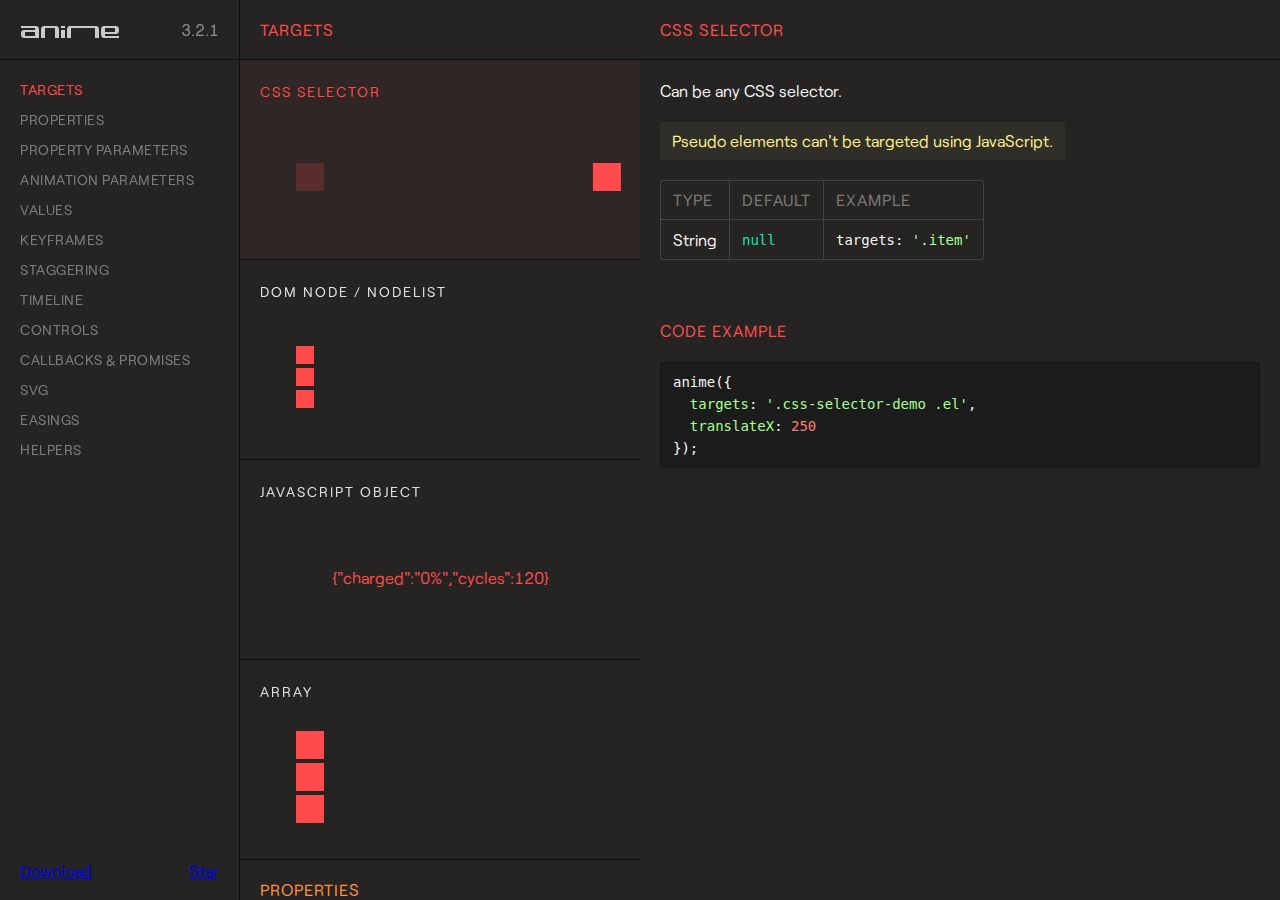
<file: assets/libraries/anime-master/documentation/index.html>
<!DOCTYPE html>
<html>
<head>
  <title>Documentation | anime.js</title>
  <meta charset="utf-8">
  <meta name="viewport" content="width=device-width, initial-scale=1, maximum-scale=1">

  <meta property="og:title" content="anime.js">
  <meta property="og:url" content="https://animejs.com">
  <meta property="og:description" content="Javascript animation engine">
  <meta property="og:image" content="https://animejs.com/documentation/assets/img/social-media-image.png">

  <meta name="twitter:card" content="summary_large_image">
  <meta name="twitter:site" content="@juliangarnier">
  <meta name="twitter:creator" content="@juliangarnier">
  <meta name="twitter:title" content="anime.js">
  <meta name="twitter:description" content="Javascript animation engine">
  <meta name="twitter:image" content="https://animejs.com/documentation/assets/img/social-media-image.png">

  <link rel="apple-touch-icon-precomposed" href="assets/img/apple-touch-icon.png">
  <link rel="icon" type="image/png" href="assets/img/favicon.png" >

  <link href="//cloud.typenetwork.com/projects/2160/fontface.css/" rel="stylesheet" type="text/css">

  <link href="assets/css/animejs.css" rel="stylesheet">
  <link href="assets/css/anime-theme.css" rel="stylesheet">
  <link href="assets/css/documentation.css" rel="stylesheet">

  <script src="../lib/anime.min.js"></script>
</head>
<body>
  <div class="content">
    <header class="header">
    <a class="logo" href="https://github.com/juliangarnier/anime/">
      <img class="anime-mini-logo" src="assets/img/anime-mini-logo.svg" />
      <span class="version-number"></span>
    </a>
    </header>
    <section class="pane sidebar">
      <nav class="navigation"></nav>
      <div class="sidebar-info">
        <a class="github-button" href="https://github.com/juliangarnier/anime/archive/master.zip" data-color-scheme="no-preference: dark; light: dark; dark: dark;" data-icon="octicon-cloud-download" aria-label="Download juliangarnier/anime on GitHub">Download</a>
        <a class="github-button" href="https://github.com/juliangarnier/anime" data-color-scheme="no-preference: dark; light: dark; dark: dark;" data-show-count="true" aria-label="Star juliangarnier/anime on GitHub">Star</a>
      </div>
    </section>
    <section class="pane demos">

<!-- TARGETS -->
<article id="targets" class="color-targets">
  <header>
    <h2 class="demos-title">Targets</h2>
  </header>

<div id="cssSelector" class="demo">
  <h3 class="demo-title">CSS Selector</h3>
  <div class="demo-description">
    <p>Can be any CSS selector.</p>
    <p class="bubble warning">Pseudo elements can't be targeted using JavaScript.</p>
    <table>
      <thead>
        <td>Type</td>
        <td>Default</td>
        <td>Example</td>
      </thead>
      <tr>
        <td>String</td>
        <td><code>null</code></td>
        <td><code>targets: '.item'</code></td>
      </tr>
    </table>
  </div>
  <div class="demo-content css-selector-demo">
    <div class="line">
      <div class="square shadow"></div>
      <div class="square el"></div>
    </div>
  </div>
  <script>var cssSelector = function() {
/*DEMO*/
anime({
  targets: '.css-selector-demo .el',
  translateX: 250
});
/*DEMO*/
}
  </script>

</div>

<div id="domNode" class="demo">
  <h3 class="demo-title">DOM Node / NodeList</h3>
  <div class="demo-description">
    <p>
      Can be any DOM Node or NodeList.
    </p>
    <table>
      <thead>
        <td>Type</td>
        <td>Default</td>
        <td>Example</td>
      </thead>
      <tr>
        <td>DOM Node</td>
        <td><code>null</code></td>
        <td><code>targets: el.querySelector('.item')</code></td>
      </tr>
      <tr>
        <td>NodeList</td>
        <td><code>null</code></td>
        <td><code>targets: el.querySelectorAll('.item')</code></td>
      </tr>
    </table>
  </div>
  <div class="demo-content dom-node-demo">
    <div class="line">
      <div class="small square shadow"></div>
      <div class="small square el"></div>
    </div>
    <div class="line">
      <div class="small square shadow"></div>
      <div class="small square el"></div>
    </div>
    <div class="line">
      <div class="small square shadow"></div>
      <div class="small square el"></div>
    </div>
  </div>
  <script>var domNode = function() {
/*DEMO*/
var elements = document.querySelectorAll('.dom-node-demo .el');

anime({
  targets: elements,
  translateX: 270
});
/*DEMO*/
}
  </script>
</div>

<div id="JSobject" class="demo">
  <h3 class="demo-title">JavaScript Object</h3>
  <div class="demo-description">
    <p>
      A JavaScript Object with at least one property containing a numerical value.
    </p>
    <table>
      <thead>
        <td>Type</td>
        <td>Default</td>
        <td>Example</td>
      </thead>
      <tr>
        <td>Object</td>
        <td><code>null</code></td>
        <td><code>targets: myObjectProp</code></td>
      </tr>
    </table>
  </div>
  <div class="demo-content">
    <pre class="battery-log">{"charged":"0%","cycles":120}</pre>
  </div>
  <script>var JSobject = function() {
/*DEMO*/
var logEl = document.querySelector('.battery-log');

var battery = {
  charged: '0%',
  cycles: 120
}

anime({
  targets: battery,
  charged: '100%',
  cycles: 130,
  round: 1,
  easing: 'linear',
  update: function() {
    logEl.innerHTML = JSON.stringify(battery);
  }
});
/*DEMO*/
}
  </script>
<script>
</script>
</div>

<div id="array" class="demo">
  <h3 class="demo-title">Array</h3>
  <div class="demo-description">
    <p>
      An array containing multiple targets.
    </p>
    <p class="bubble info">
      Accepts mixed types. E.g. <code>['.el', domNode, jsObject]</code>
    </p>
    <table>
      <thead>
        <td>Type</td>
        <td>Default</td>
        <td>Example</td>
      </thead>
      <tr>
        <td>Array</td>
        <td><code>null</code></td>
        <td><code>targets: ['.item', el.getElementById('#thing')]</code></td>
      </tr>
    </table>
  </div>
  <div class="demo-content mixed-array-demo">
    <div class="line">
      <div class="square shadow"></div>
      <div class="square el el-01"></div>
    </div>
    <div class="line">
      <div class="square shadow"></div>
      <div class="square el el-02"></div>
    </div>
    <div class="line">
      <div class="square shadow"></div>
      <div class="square el el-03"></div>
    </div>
  </div>
  <script>var array = function() {
/*DEMO*/
var el = document.querySelector('.mixed-array-demo .el-01');

anime({
  targets: [el, '.mixed-array-demo .el-02', '.mixed-array-demo .el-03'],
  translateX: 250
});
/*DEMO*/
}
  </script>

</div>

</article>
<!-- -->

<!-- ANIMATABLE PROPERTIES -->
<article id="properties" class="color-properties">
<header>
  <h2 class="demos-title">Properties</h2>
</header>

<div id="cssProperties" class="demo">
  <h3 class="demo-title">CSS Properties</h3>
  <div class="demo-description">
    <p>
      Any CSS properties can be animated.
    </p>
    <p class="bubble warning">
      Most CSS properties will cause layout changes or repaint, and will result in choppy animation.
      Prioritize opacity and CSS transforms as much as possible.
    </p>
    <p>More details about accepted values in the <a class="color-values" href="#unitlessValue">values</a> section.</p>
    <table>
      <thead>
        <td>Example</td>
        <td>value</td>
      </thead>
      <tr>
        <td><code>opacity</code></td>
        <td><code>.5</code></td>
      </tr>
      <tr>
        <td><code>left</code></td>
        <td><code>'100px'</code></td>
      </tr>
    </table>
  </div>
  <div class="demo-content css-prop-demo">
    <div class="large square shadow"></div>
    <div class="large square el"></div>
  </div>
  <script>var cssProperties = function() {
/*DEMO*/
anime({
  targets: '.css-prop-demo .el',
  left: '240px',
  backgroundColor: '#FFF',
  borderRadius: ['0%', '50%'],
  easing: 'easeInOutQuad'
});
/*DEMO*/
}
  </script>
</div>

<div id="CSStransforms" class="demo">
  <h3 class="demo-title">CSS Transforms</h3>
  <div class="demo-description">
    <p>
      Animate CSS transforms properties individually.
    </p>
    <p class="bubble info">
      It's possible to specify different timing for each transforms properties, more details in the <a class="color-prop-params" href="#specificPropParameters">specific property parameters</a> section.
    </p>
    <p>More details about accepted values in the <a class="color-values" href="#unitlessValue">values</a> section.</p>
    <table>
      <thead>
        <td>Valid properties</td>
        <td>Default unit</td>
      </thead>
      <tr><td><code>'translateX'</code></td><td><code>'px'</code></td></tr>
      <tr><td><code>'translateY'</code></td><td><code>'px'</code></td></tr>
      <tr><td><code>'translateZ'</code></td><td><code>'px'</code></td></tr>
      <tr><td><code>'rotate'</code></td><td><code>'deg'</code></td></tr>
      <tr><td><code>'rotateX'</code></td><td><code>'deg'</code></td></tr>
      <tr><td><code>'rotateY'</code></td><td><code>'deg'</code></td></tr>
      <tr><td><code>'rotateZ'</code></td><td><code>'deg'</code></td></tr>
      <tr><td><code>'scale'</code></td><td><code>—</code></td></tr>
      <tr><td><code>'scaleX'</code></td><td><code>—</code></td></tr>
      <tr><td><code>'scaleY'</code></td><td><code>—</code></td></tr>
      <tr><td><code>'scaleZ'</code></td><td><code>—</code></td></tr>
      <tr><td><code>'skew'</code></td><td><code>'deg'</code></td></tr>
      <tr><td><code>'skewX'</code></td><td><code>'deg'</code></td></tr>
      <tr><td><code>'skewY'</code></td><td><code>'deg'</code></td></tr>
      <tr><td><code>'perspective'</code></td><td><code>'px'</code></td></tr>
    </table>
  </div>
  <div class="demo-content css-transforms-demo">
    <div class="square shadow"></div>
    <div class="square el"></div>
  </div>
  <script>var CSStransforms = function() {
/*DEMO*/
anime({
  targets: '.css-transforms-demo .el',
  translateX: 250,
  scale: 2,
  rotate: '1turn'
});
/*DEMO*/
}
  </script>
</div>

<div id="JSobjProp" class="demo">
  <h3 class="demo-title">Object properties</h3>
  <div class="demo-description">
    <p>
      Any Object property containing a numerical value can be animated.<br>
      More details about accepted values in the <a class="color-values" href="#unitlessValue">values</a> section.
    </p>
    <table>
      <thead>
        <td>Example</td>
        <td>value</td>
      </thead>
      <tr>
        <td><code>prop1</code></td>
        <td><code>50</code></td>
      </tr>
      <tr>
        <td><code>'prop2'</code></td>
        <td><code>'100%'</code></td>
      </tr>
    </table>
  </div>
  <div class="demo-content">
    <pre class="js-object-log">{"prop1":0,"prop2":"0%"}</pre>
  </div>
  <script>var JSobjProp = function() {
/*DEMO*/
var objPropLogEl = document.querySelector('.js-object-log');

var myObject = {
  prop1: 0,
  prop2: '0%'
}

anime({
  targets: myObject,
  prop1: 50,
  prop2: '100%',
  easing: 'linear',
  round: 1,
  update: function() {
    objPropLogEl.innerHTML = JSON.stringify(myObject);
  }
});
/*DEMO*/
}
  </script>
</div>

<div id="domAttr" class="demo">
  <h3 class="demo-title">DOM Attributes</h3>
  <div class="demo-description">
    <p>
      Any DOM Attributes containing a numerical value can be animated.<br>
      More details about accepted values in the <a class="color-values" href="#unitlessValue">values</a> section.
    </p>
    <table>
      <thead>
        <td>Example</td>
        <td>value</td>
      </thead>
      <tr>
        <td><code>value</code></td>
        <td><code>1000</code></td>
      </tr>
      <tr>
        <td><code>volume</code></td>
        <td><code>0</code></td>
      </tr>
      <tr>
        <td><code>data-custom</code></td>
        <td><code>'3 dogs'</code></td>
      </tr>
    </table>
  </div>
  <div class="demo-content dom-attribute-demo">
    <input class="el text-output" value="0"></input>
  </div>
  <script>var domAttr = function() {
/*DEMO*/
anime({
  targets: '.dom-attribute-demo input',
  value: [0, 1000],
  round: 1,
  easing: 'easeInOutExpo'
});
/*DEMO*/
}
  </script>
</div>

<div id="svgAttr" class="demo">
  <h3 class="demo-title">SVG Attributes</h3>
  <div class="demo-description">
    <p>
      Like any other <a class="color-properties" href="#domAttr">DOM attributes</a>, all SVG attributes containing at least one numerical value can be animated.<br>
      More details about accepted values in the <a class="color-values" href="#unitlessValue">values</a> section and SVG animation in the <a class="color-svg" href="#motionPath">SVG</a> section.
    </p>
    <table>
      <thead>
        <td>Example</td>
        <td>value</td>
      </thead>
      <tr>
        <td><code>points</code></td>
        <td><code>'64 68.64 8.574 100 63.446 67.68 64 4 64.554 67.68 119.426 100'</code></td>
      </tr>
      <tr>
        <td><code>scale</code></td>
        <td><code>1</code></td>
      </tr>
      <tr>
        <td><code>baseFrequency</code></td>
        <td><code>0</code></td>
      </tr>
    </table>
  </div>
  <div class="demo-content align-center svg-attributes-demo">
<svg width="128" height="128" viewBox="0 0 128 128">
  <filter id="displacementFilter">
    <feTurbulence type="turbulence" baseFrequency=".05" numOctaves="2" result="turbulence"/>
    <feDisplacementMap in2="turbulence" in="SourceGraphic" scale="15" xChannelSelector="R" yChannelSelector="G"/>
  </filter>
  <polygon points="64 68.64 8.574 100 63.446 67.68 64 4 64.554 67.68 119.426 100" style="filter: url(#displacementFilter)" fill="currentColor"/>
</svg>
  </div>
  <script>var svgAttr = function() {
  // Needed to reset demo
  var polyEl = document.querySelector('.svg-attributes-demo polygon');
  var feTurbulenceEl = document.querySelector('feTurbulence');
  var feDisplacementMap = document.querySelector('feDisplacementMap');
  polyEl.setAttribute('points', '64 68.64 8.574 100 63.446 67.68 64 4 64.554 67.68 119.426 100');
  feTurbulenceEl.setAttribute('baseFrequency', '.05');
  feDisplacementMap.setAttribute('scale', '15');
/*DEMO*/
anime({
  targets: ['.svg-attributes-demo polygon', 'feTurbulence', 'feDisplacementMap'],
  points: '64 128 8.574 96 8.574 32 64 0 119.426 32 119.426 96',
  baseFrequency: 0,
  scale: 1,
  loop: true,
  direction: 'alternate',
  easing: 'easeInOutExpo'
});
/*DEMO*/
}
  </script>

</div>

</article>
<!-- -->

<!-- PROPERTY PARAMETERS -->
<article id="propertyParameters" class="color-prop-params">
  <header>
    <h2 class="demos-title">Property parameters</h2>
  </header>

<div id="duration" class="demo">
  <h3 class="demo-title">Duration</h3>
  <div class="demo-description">
    <p>
      Defines the duration in milliseconds of the animation.
    </p>
    <table>
      <thead>
        <td>Type</td>
        <td>Default</td>
        <td>Example</td>
      </thead>
      <tr>
        <td>Number</td>
        <td><code>1000</code></td>
        <td><code>3000</code></td>
      </tr>
      <tr>
        <td>anime.stagger</td>
        <td>See <a class="color-staggering" href="#staggeringBasics">staggering</a> section</td>
        <td><code>anime.stagger(150)</code></td>
      </tr>
      <tr>
        <td>Function</td>
        <td>See <a class="color-prop-params" href="#functionBasedParameters">function based parameters</a> section</td>
        <td><code>(el, i) => i * 150</code></td>
      </tr>
    </table>
  </div>
  <div class="demo-content duration-demo">
    <div class="label">3000 ms</div>
    <div class="square shadow"></div>
    <div class="square el"></div>
  </div>
  <script>var duration = function() {
/*DEMO*/
anime({
  targets: '.duration-demo .el',
  translateX: 250,
  duration: 3000
});
/*DEMO*/
}
  </script>
</div>

<div id="delay" class="demo">
  <h3 class="demo-title">Delay</h3>
  <div class="demo-description">
    <p>
      Defines the delay in milliseconds of the animation.
    </p>
    <table>
      <thead>
        <td>Type</td>
        <td>Default</td>
        <td>Example</td>
      </thead>
      <tr>
        <td>Number</td>
        <td><code>0</code></td>
        <td><code>1000</code></td>
      </tr>
      <tr>
        <td>anime.stagger</td>
        <td>See <a class="color-staggering" href="#staggeringBasics">staggering</a> section</td>
        <td><code>anime.stagger(150)</code></td>
      </tr>
      <tr>
        <td>Function</td>
        <td>See <a class="color-prop-params" href="#functionBasedParameters">function based parameters</a> section</td>
        <td><code>(el, i) => i * 150</code></td>
      </tr>
    </table>
  </div>
  <div class="demo-content delay-demo">
    <div class="label">1000 ms</div>
    <div class="square shadow"></div>
    <div class="square el"></div>
  </div>
  <script>var delay = function() {
/*DEMO*/
anime({
  targets: '.delay-demo .el',
  translateX: 250,
  delay: 1000
});
/*DEMO*/
}
  </script>
</div>

<div id="endDelay" class="demo">
  <h3 class="demo-title">end delay</h3>
  <div class="demo-description">
    <p>
      Adds some extra time in milliseconds at the end of the animation.
    </p>
    <table>
      <thead>
        <td>Type</td>
        <td>Default</td>
        <td>Example</td>
      </thead>
      <tr>
        <td>Number</td>
        <td><code>0</code></td>
        <td><code>1000</code></td>
      </tr>
      <tr>
        <td>anime.stagger</td>
        <td>See <a class="color-staggering" href="#staggeringBasics">staggering</a> section</td>
        <td><code>anime.stagger(150)</code></td>
      </tr>
      <tr>
        <td>Function</td>
        <td>See <a class="color-prop-params" href="#functionBasedParameters">function based parameters</a> section</td>
        <td><code>(el, i) => i * 150</code></td>
      </tr>
    </table>
  </div>
  <div class="demo-content end-delay-demo">
    <div class="label">1000 ms</div>
    <div class="square shadow"></div>
    <div class="square el"></div>
  </div>
  <script>var endDelay = function() {
/*DEMO*/
anime({
  targets: '.end-delay-demo .el',
  translateX: 250,
  endDelay: 1000,
  direction: 'alternate'
});
/*DEMO*/
}
  </script>

</div>

<div id="easing" class="demo">
  <h3 class="demo-title">Easing</h3>
  <div class="demo-description">
    <p>
      Defines the timing function of the animation.
    </p>
    <p class="bubble info">
      Check out the <a class="color-easings" href="#linearEasing">easings</a> section for a complete list of available easing and parameters.
    </p>
    <table>
      <thead>
        <td>Type</td>
        <td>Default</td>
        <td>Example</td>
      </thead>
      <tr>
        <td>String</td>
        <td><code>'easeOutElastic(1, .5)'</code></td>
        <td><code>easing: 'easeInOutQuad'</code></td>
      </tr>
    </table>
  </div>
  <div class="demo-content easing-demo">
    <div class="label">easeInOutExpo</div>
    <div class="square shadow"></div>
    <div class="square el"></div>
  </div>
  <script>var easing = function() {
/*DEMO*/
anime({
  targets: '.easing-demo .el',
  translateX: 250,
  easing: 'easeInOutExpo'
});
/*DEMO*/
}
  </script>

</div>

<div id="round" class="demo">
  <h3 class="demo-title">Round</h3>
  <div class="demo-description">
    <p>
      Rounds up the value to x decimals.
    </p>
    <table>
      <thead>
        <td>Type</td>
        <td>Default</td>
        <td>Example</td>
      </thead>
      <tr>
        <td>Number</td>
        <td><code>0</code></td>
        <td><code>round: 10</code></td>
      </tr>
    </table>
  </div>
  <div class="demo-content">
    <pre class="round-log">0</pre>
  </div>
  <script>var round = function() {
/*DEMO*/
var roundLogEl = document.querySelector('.round-log');

anime({
  targets: roundLogEl,
  innerHTML: [0, 10000],
  easing: 'linear',
  round: 10 // Will round the animated value to 1 decimal
});
/*DEMO*/
}
  </script>
</div>

<div id="specificPropParameters" class="demo">
  <h3 class="demo-title">Specific property parameters</h3>
  <div class="demo-description">
    <p>
      Defines specific parameters to each property of the animation using an Object as value.<br>
      Other properties that aren't specified in the Object are inheritted from the main animation.
    </p>
    <table>
      <thead>
        <td>Type</td>
        <td>Example</td>
      </thead>
      <tr>
        <td>Object</td>
<td><code>rotate: {
  value: 360,
  duration: 1800,
  easing: 'easeInOutSine'
}</code></td>
      </tr>
    </table>
  </div>
  <div class="demo-content specific-prop-params-demo">
    <div class="square shadow"></div>
    <div class="square el"></div>
  </div>
  <script>var specificPropParameters = function() {
/*DEMO*/
anime({
  targets: '.specific-prop-params-demo .el',
  translateX: {
    value: 250,
    duration: 800
  },
  rotate: {
    value: 360,
    duration: 1800,
    easing: 'easeInOutSine'
  },
  scale: {
    value: 2,
    duration: 1600,
    delay: 800,
    easing: 'easeInOutQuart'
  },
  delay: 250 // All properties except 'scale' inherit 250ms delay
});
/*DEMO*/
}
  </script>

</div>

<div id="functionBasedParameters" class="demo">
  <h3 class="demo-title">Function based parameters</h3>
  <div class="demo-description">
    <p>
      Get different values for every target and property of the animation.
    </p>
    <p>
      The function accepts 3 arguments:
    </p>
    <table>
      <thead>
        <td>Arguments</td>
        <td>Infos</td>
      </thead>
      <tr>
        <td><code>target</code></td>
        <td>The curent animated targeted element</td>
      </tr>
      <tr>
        <td><code>index</code></td>
        <td>The index of the animated targeted element</td>
      </tr>
      <tr>
        <td><code>targetsLength</code></td>
        <td>The total number of animated targets</td>
      </tr>
    </table>
    <p class="bubble info">
      See <a class="color-staggering" href="#staggeringBasics">staggering</a> section for easier values manipulation.
    </p>
  </div>
  <div class="demo-content function-based-params-demo">
    <div class="line">
      <div class="small label">delay = 0 * 100</div>
      <div class="small square shadow"></div>
      <div class="small square el"></div>
    </div>
    <div class="line">
      <div class="small label">delay = 1 * 100</div>
      <div class="small square shadow"></div>
      <div class="small square el"></div>
    </div>
    <div class="line">
      <div class="small label">delay = 2 * 100</div>
      <div class="small square shadow"></div>
      <div class="small square el"></div>
    </div>
  </div>
  <script>var functionBasedParameters = function() {
/*DEMO*/
anime({
  targets: '.function-based-params-demo .el',
  translateX: 270,
  direction: 'alternate',
  loop: true,
  delay: function(el, i, l) {
    return i * 100;
  },
  endDelay: function(el, i, l) {
    return (l - i) * 100;
  }
});
/*DEMO*/
}
  </script>

</div>

</article>
<!-- -->

<!-- ANIMATION PARAMETERS -->
<article id="animationParameters" class="color-anim-params">
  <header>
    <h2 class="demos-title">Animation parameters</h2>
  </header>

<div id="direction" class="demo">
  <h3 class="demo-title">Direction</h3>
  <div class="demo-description">
    <p>
      Defines the direction of the animation.
    </p>
    <table>
      <thead>
        <td>Accepts</td>
        <td>Infos</td>
      </thead>
      <tr>
        <td><code>'normal'</code></td>
        <td>Animation progress goes from 0 to 100%</td>
      </tr>
      <tr>
        <td><code>'reverse'</code></td>
        <td>Animation progress goes from 100% to 0%</td>
      </tr>
      <tr>
        <td><code>'alternate'</code></td>
        <td>Animation progress goes from 0% to 100% then goes back to 0%</td>
      </tr>
    </table>
  </div>
  <div class="demo-content">
    <div class="line">
      <div class="label">normal</div>
      <div class="square shadow"></div>
      <div class="square el dir-normal"></div>
    </div>
    <div class="line">
      <div class="label">reverse</div>
      <div class="square shadow"></div>
      <div class="square el dir-reverse"></div>
    </div>
    <div class="line">
      <div class="label">alternate</div>
      <div class="square shadow"></div>
      <div class="square el dir-alternate"></div>
    </div>
  </div>
  <script>var direction = function() {
/*DEMO*/
anime({
  targets: '.dir-normal',
  translateX: 250,
  easing: 'easeInOutSine'
});

anime({
  targets: '.dir-reverse',
  translateX: 250,
  direction: 'reverse',
  easing: 'easeInOutSine'
});

anime({
  targets: '.dir-alternate',
  translateX: 250,
  direction: 'alternate',
  easing: 'easeInOutSine'
});
/*DEMO*/
}
  </script>

</div>

<div id="loop" class="demo">
  <h3 class="demo-title">Loop</h3>
  <div class="demo-description">
    <p>
      Defines the number of iterations of your animation.
    </p>
    <table>
      <thead>
        <td>Accepts</td>
        <td>Infos</td>
      </thead>
      <tr>
        <td><code>Number</code></td>
        <td>The number of iterations</td>
      </tr>
      <tr>
        <td><code>true</code></td>
        <td>Loop indefinitely</td>
      </tr>
    </table>
  </div>
  <div class="demo-content">
    <div class="line">
      <div class="small label">normal 3 times</div>
      <div class="small square shadow"></div>
      <div class="small square el loop"></div>
    </div>
    <div class="line">
      <div class="small label">reverse 3 times</div>
      <div class="small square shadow"></div>
      <div class="small square el loop-reverse"></div>
    </div>
    <div class="line">
      <div class="small label">alternate 3 times</div>
      <div class="small square shadow"></div>
      <div class="small square el loop-alternate"></div>
    </div>
    <div class="line">
      <div class="small label">normal inifinite</div>
      <div class="small square shadow"></div>
      <div class="small square el loop-infinity"></div>
    </div>
    <div class="line">
      <div class="small label">inifinite reverse</div>
      <div class="small square shadow"></div>
      <div class="small square el loop-reverse-infinity"></div>
    </div>
    <div class="line">
      <div class="small label">inifinite alternate</div>
      <div class="small square shadow"></div>
      <div class="small square el loop-alternate-infinity"></div>
    </div>
  </div>
  <script>var loop = function() {
/*DEMO*/
anime({
  targets: '.loop',
  translateX: 270,
  loop: 3,
  easing: 'easeInOutSine'
});

anime({
  targets: '.loop-infinity',
  translateX: 270,
  loop: true,
  easing: 'easeInOutSine'
});

anime({
  targets: '.loop-reverse',
  translateX: 270,
  loop: 3,
  direction: 'reverse',
  easing: 'easeInOutSine'
});

anime({
  targets: '.loop-reverse-infinity',
  translateX: 270,
  direction: 'reverse',
  loop: true,
  easing: 'easeInOutSine'
});

anime({
  targets: '.loop-alternate',
  translateX: 270,
  loop: 3,
  direction: 'alternate',
  easing: 'easeInOutSine'
});

anime({
  targets: '.loop-alternate-infinity',
  translateX: 270,
  direction: 'alternate',
  loop: true,
  easing: 'easeInOutSine'
});
/*DEMO*/
}
  </script>
</div>

<div id="autoplay" class="demo">
  <h3 class="demo-title">Autoplay</h3>
  <div class="demo-description">
    <p>
      Defines if the animation should automatically starts or not.
    </p>
    <table>
      <thead>
        <td>Accepts</td>
        <td>Infos</td>
      </thead>
      <tr>
        <td><code>true</code></td>
        <td>Automatically starts the animation</td>
      </tr>
      <tr>
        <td><code>false</code></td>
        <td>Animation is paused by default</td>
      </tr>
    </table>
  </div>
  <div class="demo-content">
    <div class="line">
      <div class="label">autoplay: true</div>
      <div class="square shadow"></div>
      <div class="square el autoplay-true"></div>
    </div>
    <div class="line">
      <div class="label">autoplay: false</div>
      <div class="square shadow"></div>
      <div class="square el autoplay-false"></div>
    </div>
  </div>
  <script>var autoplay = function() {
/*DEMO*/
anime({
  targets: '.autoplay-true',
  translateX: 250,
  autoplay: true,
  easing: 'easeInOutSine'
});

anime({
  targets: '.autoplay-false',
  translateX: 250,
  autoplay: false,
  easing: 'easeInOutSine'
});
/*DEMO*/
}
  </script>
</div>

</article>
<!-- -->

<!-- VALUES -->
<article id="values" class="color-values">
<header>
  <h2 class="demos-title">Values</h2>
</header>

<div id="unitlessValue" class="demo">
  <h3 class="demo-title">Unitless</h3>
  <div class="demo-description">
    <p>
      If the original value has a unit, it will be automatically added to the animated value.
    </p>
    <table>
      <thead>
        <td>Type</td>
        <td>Example</td>
      </thead>
      <tr>
        <td>Number</td>
        <td><code>translateX: 250</code></td>
      </tr>
    </table>
  </div>
  <div class="demo-content unitless-values-demo">
    <div class="circle shadow"></div>
    <div class="circle el"></div>
  </div>
  <script>var unitlessValue = function() {
/*DEMO*/
anime({
  targets: '.unitless-values-demo .el',
  translateX: 250, // -> '250px'
  rotate: 540 // -> '540deg'
});
/*DEMO*/
}
  </script>

</div>

<div id="specificUnitValue" class="demo">
  <h3 class="demo-title">Specific unit</h3>
  <div class="demo-description">
    <p>
      Forces the animation to use a certain unit and will automatically convert the initial target value.
    </p>
    <p class="bubble warning">
      Conversion accuracy can vary depending of the unit used.<br>
      You can also define the initial value of the animation directly using an array, see the <a href="#fromToValues" class="color-values">from to values</a> section.
    </p>
    <table>
      <thead>
        <td>Type</td>
        <td>Example</td>
      </thead>
      <tr>
        <td>String</td>
        <td><code>width: '100%'</code></td>
      </tr>
    </table>
  </div>
  <div class="demo-content specific-unit-values-demo">
    <div class="square shadow"></div>
    <div class="square el"></div>
  </div>
  <script>var specificUnitValue = function() {
/*DEMO*/
anime({
  targets: '.specific-unit-values-demo .el',
  width: '100%', // -> from '28px' to '100%',
  easing: 'easeInOutQuad',
  direction: 'alternate',
  loop: true
});
/*DEMO*/
}
  </script>

</div>

<div id="relativeValues" class="demo">
  <h3 class="demo-title">Relative</h3>
  <div class="demo-description">
    <p>
      Adds, substracts or multiplies the original value.
    </p>
    <table>
      <thead>
        <td>Accepts</td>
        <td>Effect</td>
        <td>Example</td>
      </thead>
      <tr>
        <td><code>'+='</code></td>
        <td>Add</td>
        <td><code>'+=100'</code></td>
      </tr>
      <tr>
        <td><code>'-='</code></td>
        <td>Substract</td>
        <td><code>'-=2turn'</code></td>
      </tr>
      <tr>
        <td><code>'*='</code></td>
        <td>Multiply</td>
        <td><code>'*=10'</code></td>
      </tr>
    </table>
  </div>
  <div class="demo-content">
    <div class="circle shadow"></div>
    <div class="circle el relative-values"></div>
  </div>
  <script>var relativeValues = function() {
/*DEMO*/
var relativeEl = document.querySelector('.el.relative-values');
relativeEl.style.transform = 'translateX(100px)';

anime({
  targets: '.el.relative-values',
  translateX: {
    value: '*=2.5', // 100px * 2.5 = '250px'
    duration: 1000
  },
  width: {
    value: '-=20px', // 28 - 20 = '8px'
    duration: 1800,
    easing: 'easeInOutSine'
  },
  rotate: {
    value: '+=2turn', // 0 + 2 = '2turn'
    duration: 1800,
    easing: 'easeInOutSine'
  },
  direction: 'alternate'
});
/*DEMO*/
}
  </script>

</div>

<div id="colors" class="demo">
  <h3 class="demo-title">Colors</h3>
  <div class="demo-description">
    <p>
      <i>anime.js</i> accepts and converts Hexadecimal, RGB, RGBA, HSL, and HSLA color values.
    </p>
    <p class="bubble warning">
      CSS color codes ( e.g. : <code>'red', 'yellow', 'aqua'</code> ) are not supported.
    </p>
    <table>
      <thead>
        <td>Accepts</td>
        <td>Example</td>
      </thead>
      <tr>
        <td>Hexadecimal</td>
        <td><code>'#FFF'</code> or <code>'#FFFFFF'</code></td>
      </tr>
      <tr>
        <td>RGB</td>
        <td><code>'rgb(255, 255, 255)'</code></td>
      </tr>
      <tr>
        <td>RGBA</td>
        <td><code>'rgba(255, 255, 255, .2)'</code></td>
      </tr>
      <tr>
        <td>HSL</td>
        <td><code>'hsl(0, 100%, 100%)'</code></td>
      </tr>
      <tr>
        <td>HSLA</td>
        <td><code>'hsla(0, 100%, 100%, .2)'</code></td>
      </tr>
    </table>
  </div>
  <div class="demo-content colors-demo">
    <div class="line">
      <div class="small label">HEX</div>
      <div class="small circle shadow"></div>
      <div class="small circle el color-hex"></div>
    </div>
    <div class="line">
      <div class="small label">RGB</div>
      <div class="small circle shadow"></div>
      <div class="small circle el color-rgb"></div>
    </div>
    <div class="line">
      <div class="small label">HSL</div>
      <div class="small circle shadow"></div>
      <div class="small circle el color-hsl"></div>
    </div>
    <div class="line">
      <div class="small label">RGBA</div>
      <div class="small circle shadow"></div>
      <div class="small circle el color-rgba"></div>
    </div>
    <div class="line">
      <div class="small label">HSLA</div>
      <div class="small circle shadow"></div>
      <div class="small circle el color-hsla"></div>
    </div>
  </div>
  <script>var colors = function() {
/*DEMO*/
var colorsExamples = anime.timeline({
  endDelay: 1000,
  easing: 'easeInOutQuad',
  direction: 'alternate',
  loop: true
})
.add({ targets: '.color-hex',  background: '#FFF' }, 0)
.add({ targets: '.color-rgb',  background: 'rgb(255,255,255)' }, 0)
.add({ targets: '.color-hsl',  background: 'hsl(0, 100%, 100%)' }, 0)
.add({ targets: '.color-rgba', background: 'rgba(255,255,255, .2)' }, 0)
.add({ targets: '.color-hsla', background: 'hsla(0, 100%, 100%, .2)' }, 0)
.add({ targets: '.colors-demo .el', translateX: 270 }, 0);
/*DEMO*/
}
  </script>

</div>

<div id="fromToValues" class="demo">
  <h3 class="demo-title">From To</h3>
  <div class="demo-description">
    <p>
      Forces the animation to start at a specified value.
    </p>
    <table>
      <thead>
        <td>Type</td>
        <td>Example</td>
      </thead>
      <tr>
        <td><code>Array</code></td>
        <td><code>['50%', '100%']</code></td>
      </tr>
    </table>
  </div>
  <div class="demo-content">
    <div class="circle shadow"></div>
    <div class="circle el from-to-values"></div>
  </div>
  <script>var fromToValues = function() {
/*DEMO*/
anime({
  targets: '.el.from-to-values',
  translateX: [100, 250], // from 100 to 250
  delay: 500,
  direction: 'alternate',
  loop: true
});
/*DEMO*/
}
  </script>

</div>

<div id="functionBasedPropVal" class="demo">
  <h3 class="demo-title">Function based values</h3>
  <div class="demo-description">
    <p>
      Get different values for every target and property of the animation.
    </p>
    <p>
      The function accepts 3 arguments:
    </p>
    <table>
      <thead>
        <td>Arguments</td>
        <td>Infos</td>
      </thead>
      <tr>
        <td><code>target</code></td>
        <td>The curently animated targeted element</td>
      </tr>
      <tr>
        <td><code>index</code></td>
        <td>The index of the animated targeted element</td>
      </tr>
      <tr>
        <td><code>targetsLength</code></td>
        <td>The total number of animated targets</td>
      </tr>
    </table>
  </div>
  <div class="demo-content function-based-values-demo">
    <div class="line">
      <div class="small circle shadow"></div>
      <div data-x="170" class="small circle el"></div>
    </div>
    <div class="line">
      <div class="small circle shadow"></div>
      <div data-x="80" class="small circle el"></div>
    </div>
    <div class="line">
      <div class="small circle shadow"></div>
      <div data-x="270" class="small circle el"></div>
    </div>
  </div>
  <script>var functionBasedPropVal = function() {
/*DEMO*/
anime({
  targets: '.function-based-values-demo .el',
  translateX: function(el) {
    return el.getAttribute('data-x');
  },
  translateY: function(el, i) {
    return 50 + (-50 * i);
  },
  scale: function(el, i, l) {
    return (l - i) + .25;
  },
  rotate: function() { return anime.random(-360, 360); },
  borderRadius: function() { return ['50%', anime.random(10, 35) + '%']; },
  duration: function() { return anime.random(1200, 1800); },
  delay: function() { return anime.random(0, 400); },
  direction: 'alternate',
  loop: true
});
/*DEMO*/
}
  </script>

</div>

</article>
<!-- -->

<!-- KEYFRAMES -->
<article id="keyframes" class="color-keyframes">
<header>
  <h2 class="demos-title">Keyframes</h2>
</header>

<div id="animationKeyframes" class="demo">
  <h3 class="demo-title">Animation keyframes</h3>
  <div class="demo-description">
    <p>
      Animation keyframes are defined using an Array, within the <code>keyframes</code> property.
    </p>
    <p class="bubble info">
      If there is no duration specified inside the keyframes, each keyframe duration will be equal to the animation's total duration divided by the number of keyframes.
    </p>
    <table>
      <thead>
        <td>Type</td>
        <td>Example</td>
      </thead>
      <tr>
        <td><code>Array</code></td>
        <td><code>[
  {value: 100, easing: 'easeOutExpo'},
  {value: 200, delay: 500},
  {value: 300, duration: 1000}
]</code></td>
      </tr>
    </table>
  </div>
  <div class="demo-content animation-keyframes-demo">
    <div class="circle shadow"></div>
    <div class="circle el keyframes"></div>
  </div>
  <script>var animationKeyframes = function() {
/*DEMO*/
anime({
  targets: '.animation-keyframes-demo .el',
  keyframes: [
    {translateY: -40},
    {translateX: 250},
    {translateY: 40},
    {translateX: 0},
    {translateY: 0}
  ],
  duration: 4000,
  easing: 'easeOutElastic(1, .8)',
  loop: true
});
/*DEMO*/
}
  </script>
</div>

<div id="propertyKeyframes" class="demo">
  <h3 class="demo-title">Property keyframes</h3>
  <div class="demo-description">
    <p>
      Similar to <a class="color-keyframes" href="#animationKeyframes">animation keyframes</a>, property keyframes are defined using an Array of property Object. Property keyframes allow overlapping animations since each property have its own keyframes array.
    </p>
    <p class="bubble info">
      If there is no duration specified inside the keyframes, each keyframe duration will be equal to the animation's total duration divided by the number of keyframes.
    </p>
    <table>
      <thead>
        <td>Type</td>
        <td>Example</td>
      </thead>
      <tr>
        <td><code>Array</code></td>
        <td><code>[
  {value: 100, easing: 'easeOutExpo'},
  {value: 200, delay: 500},
  {value: 300, duration: 1000}
]</code></td>
      </tr>
    </table>
  </div>
  <div class="demo-content property-keyframes-demo">
    <div class="circle shadow"></div>
    <div class="circle el keyframes"></div>
  </div>
  <script>var propertyKeyframes = function() {
/*DEMO*/
anime({
  targets: '.property-keyframes-demo .el',
  translateX: [
    { value: 250, duration: 1000, delay: 500 },
    { value: 0, duration: 1000, delay: 500 }
  ],
  translateY: [
    { value: -40, duration: 500 },
    { value: 40, duration: 500, delay: 1000 },
    { value: 0, duration: 500, delay: 1000 }
  ],
  scaleX: [
    { value: 4, duration: 100, delay: 500, easing: 'easeOutExpo' },
    { value: 1, duration: 900 },
    { value: 4, duration: 100, delay: 500, easing: 'easeOutExpo' },
    { value: 1, duration: 900 }
  ],
  scaleY: [
    { value: [1.75, 1], duration: 500 },
    { value: 2, duration: 50, delay: 1000, easing: 'easeOutExpo' },
    { value: 1, duration: 450 },
    { value: 1.75, duration: 50, delay: 1000, easing: 'easeOutExpo' },
    { value: 1, duration: 450 }
  ],
  easing: 'easeOutElastic(1, .8)',
  loop: true
});
/*DEMO*/
}
  </script>
</div>

</article>
<!-- -->

<!-- STAGGERING -->
<article id="staggering" class="color-staggering">
<header>
  <h2 class="demos-title">Staggering</h2>
</header>

<div id="staggeringBasics" class="demo">
  <h3 class="demo-title">Staggering basics</h3>
  <div class="demo-description">
    <p>
      Staggering allows you to animate multiple elements with <a href="https://en.wikipedia.org/wiki/Follow_through_and_overlapping_action">follow through and overlapping action</a>.
    </p>
    <pre><code>anime.stagger(value, options)</code></pre>
    <table>
      <thead>
        <td>Arguments</td>
        <td>Type</td>
        <td>Info</td>
        <td>Required</td>
      </thead>
      <tr>
        <td>Value</td>
        <td><code>Number</code>, <code>String</code>, <code>Array</code></td>
        <td>The manipulated value(s)</td>
        <td>Yes</td>
      </tr>
      <tr>
        <td>Options</td>
        <td><code>Object</code></td>
        <td>Stagger parameters</td>
        <td>No</td>
      </tr>
    </table>
  </div>
  <div class="demo-content basic-staggering-demo">
    <div class="line">
      <div class="label">delay = (100 * 0) ms</div>
      <div class="small square shadow"></div>
      <div class="small square el"></div>
    </div>
    <div class="line">
      <div class="label">delay = (100 * 1) ms</div>
      <div class="small square shadow"></div>
      <div class="small square el"></div>
    </div>
    <div class="line">
      <div class="label">delay = (100 * 2) ms</div>
      <div class="small square shadow"></div>
      <div class="small square el"></div>
    </div>
    <div class="line">
      <div class="label">delay = (100 * 3) ms</div>
      <div class="small square shadow"></div>
      <div class="small square el"></div>
    </div>
    <div class="line">
      <div class="label">delay = (100 * 4) ms</div>
      <div class="small square shadow"></div>
      <div class="small square el"></div>
    </div>
    <div class="line">
      <div class="label">delay = (100 * 5) ms</div>
      <div class="small square shadow"></div>
      <div class="small square el"></div>
    </div>
  </div>
  <script>var staggeringBasics = function() {
/*DEMO*/
anime({
  targets: '.basic-staggering-demo .el',
  translateX: 270,
  delay: anime.stagger(100) // increase delay by 100ms for each elements.
});
/*DEMO*/
}
  </script>
</div>

<div id="staggeringStartValue" class="demo">
  <h3 class="demo-title">Start value</h3>
  <div class="demo-description">
    <p>
      Starts the staggering effect from a specific value.
    </p>
    <pre><code>anime.stagger(value, {start: startValue})</code></pre>
    <table>
      <thead>
        <td>Types</td>
        <td>Info</td>
      </thead>
      <tr>
        <td><code>Number</code>, <code>String</code>
        <td>Same as propety values, see <a href="#unitlessValue" class="color-values">values section</a></td>
      </tr>
    </table>
  </div>
  <div class="demo-content staggering-start-value-demo">
    <div class="line">
      <div class="label">delay = 500 + (100 * 0) ms</div>
      <div class="small square shadow"></div>
      <div class="small square el"></div>
    </div>
    <div class="line">
      <div class="label">delay = 500 + (100 * 1) ms</div>
      <div class="small square shadow"></div>
      <div class="small square el"></div>
    </div>
    <div class="line">
      <div class="label">delay = 500 + (100 * 2) ms</div>
      <div class="small square shadow"></div>
      <div class="small square el"></div>
    </div>
    <div class="line">
      <div class="label">delay = 500 + (100 * 3) ms</div>
      <div class="small square shadow"></div>
      <div class="small square el"></div>
    </div>
    <div class="line">
      <div class="label">delay = 500 + (100 * 4) ms</div>
      <div class="small square shadow"></div>
      <div class="small square el"></div>
    </div>
    <div class="line">
      <div class="label">delay = 500 + (100 * 5) ms</div>
      <div class="small square shadow"></div>
      <div class="small square el"></div>
    </div>
  </div>
  <script>var staggeringStartValue = function() {
/*DEMO*/
anime({
  targets: '.staggering-start-value-demo .el',
  translateX: 270,
  delay: anime.stagger(100, {start: 500}) // delay starts at 500ms then increase by 100ms for each elements.
});
/*DEMO*/
}
  </script>
</div>

<div id="rangeValueStaggering" class="demo">
  <h3 class="demo-title">Range value</h3>
  <div class="demo-description">
    <p>
      Distributes evenly values between two numbers.
    </p>
    <pre><code>anime.stagger([startValue, endValue])</code></pre>
    <table>
      <thead>
        <td>Type</td>
        <td>Info</td>
      </thead>
      <tr>
        <td><code>'easingName'</code></td>
        <td>All valid easing names are accepted, see <a href="#easings" class="color-easings">easings section</a></td>
      </tr>
      <tr>
        <td><code>function(i)</code></td>
        <td>Custom easing function, see <a href="#customEasing" class="color-easings">custom easings section</a></td>
      </tr>
    </table>
  </div>
  <div class="demo-content range-value-staggering-demo">
    <div class="line">
      <div class="label">rotate = -360 + ((360 - (-360)) / 5) * 0</div>
      <div class="small square shadow"></div>
      <div class="small square el"></div>
    </div>
    <div class="line">
      <div class="label">rotate = -360 + ((360 - (-360)) / 5) * 1</div>
      <div class="small square shadow"></div>
      <div class="small square el"></div>
    </div>
    <div class="line">
      <div class="label">rotate = -360 + ((360 - (-360)) / 5) * 2</div>
      <div class="small square shadow"></div>
      <div class="small square el"></div>
    </div>
    <div class="line">
      <div class="label">rotate = -360 + ((360 - (-360)) / 5) * 3</div>
      <div class="small square shadow"></div>
      <div class="small square el"></div>
    </div>
    <div class="line">
      <div class="label">rotate = -360 + ((360 - (-360)) / 5) * 4</div>
      <div class="small square shadow"></div>
      <div class="small square el"></div>
    </div>
    <div class="line">
      <div class="label">rotate = -360 + ((360 - (-360)) / 5) * 5</div>
      <div class="small square shadow"></div>
      <div class="small square el"></div>
    </div>
  </div>
  <script>var rangeValueStaggering = function() {
/*DEMO*/
anime({
  targets: '.range-value-staggering-demo .el',
  translateX: 270,
  rotate: anime.stagger([-360, 360]), // rotation will be distributed from -360deg to 360deg evenly between all elements
  easing: 'easeInOutQuad'
});
/*DEMO*/
}
  </script>
</div>

<div id="staggeringFrom" class="demo">
  <h3 class="demo-title">From value</h3>
  <div class="demo-description">
    <p>
      Starts the stagger effect from a specific position.
    </p>
    <pre><code>anime.stagger(value, {from: startingPosition})</code></pre>
    <table>
      <thead>
        <td>Options</td>
        <td>Type</td>
        <td>Info</td>
      </thead>
      <tr>
        <td><code>'first'</code> (default)</td>
        <td><code>'string'</code></td>
        <td>Start the effect from the first element</td>
      </tr>
      <tr>
        <td><code>'last'</code></td>
        <td><code>'string'</code></td>
        <td>Start the effect from the last element</td>
      </tr>
      <tr>
        <td><code>'center'</code></td>
        <td><code>'string'</code></td>
        <td>Start the effect from the center</td>
      </tr>
      <tr>
        <td><code>index</code></td>
        <td><code>number</code></td>
        <td>Start the effect from the specified index</td>
      </tr>
    </table>
  </div>
  <div class="demo-content staggering-from-demo">
    <div class="line">
      <div class="small square shadow"></div>
      <div class="small square el"></div>
    </div>
    <div class="line">
      <div class="small square shadow"></div>
      <div class="small square el"></div>
    </div>
    <div class="line">
      <div class="small square shadow"></div>
      <div class="small square el"></div>
    </div>
    <div class="line">
      <div class="small square shadow"></div>
      <div class="small square el"></div>
    </div>
    <div class="line">
      <div class="small square shadow"></div>
      <div class="small square el"></div>
    </div>
    <div class="line">
      <div class="small square shadow"></div>
      <div class="small square el"></div>
    </div>
  </div>
  <script>var staggeringFrom = function() {
/*DEMO*/
anime({
  targets: '.staggering-from-demo .el',
  translateX: 270,
  delay: anime.stagger(100, {from: 'center'})
});
/*DEMO*/
}
  </script>
</div>

<div id="staggeringDirection" class="demo">
  <h3 class="demo-title">Direction</h3>
  <div class="demo-description">
    <p>
      Changes the order in which the stagger operates.
    </p>
    <pre><code>anime.stagger(value, {direction: 'reverse'})</code></pre>
    <table>
      <thead>
        <td>Options</td>
        <td>Info</td>
      </thead>
      <tr>
        <td><code>'normal'</code> (default)</td>
        <td>Normal staggering, from the first element to the last</td>
      </tr>
      <tr>
        <td><code>'reverse'</code></td>
        <td>Reversed staggering, from the last element to the first</td>
      </tr>
    </table>
  </div>
  <div class="demo-content staggering-direction-demo">
    <div class="line">
      <div class="small square shadow"></div>
      <div class="small square el"></div>
    </div>
    <div class="line">
      <div class="small square shadow"></div>
      <div class="small square el"></div>
    </div>
    <div class="line">
      <div class="small square shadow"></div>
      <div class="small square el"></div>
    </div>
    <div class="line">
      <div class="small square shadow"></div>
      <div class="small square el"></div>
    </div>
    <div class="line">
      <div class="small square shadow"></div>
      <div class="small square el"></div>
    </div>
    <div class="line">
      <div class="small square shadow"></div>
      <div class="small square el"></div>
    </div>
  </div>
  <script>var staggeringDirection = function() {
/*DEMO*/
anime({
  targets: '.staggering-direction-demo .el',
  translateX: 270,
  delay: anime.stagger(100, {direction: 'reverse'})
});
/*DEMO*/
}
  </script>
</div>

<div id="staggeringEasing" class="demo">
  <h3 class="demo-title">Easing</h3>
  <div class="demo-description">
    <p>
      Stagger values using an easing function.
    </p>
    <pre><code>anime.stagger(value, {easing: 'easingName'})</code></pre>
    <table>
      <thead>
        <td>Type</td>
        <td>Info</td>
      </thead>
      <tr>
        <td><code>'string'</code></td>
        <td>All valid <a href="#easings" class="color-easings">easing names</a> are accepted</td>
      </tr>
      <tr>
        <td><code>function(i)</code></td>
        <td>Use your own <a href="#customEasing" class="color-easings">custom easings function</a></td>
      </tr>
    </table>
  </div>
  <div class="demo-content staggering-easing-demo">
    <div class="line">
      <div class="small square shadow"></div>
      <div class="small square el"></div>
    </div>
    <div class="line">
      <div class="small square shadow"></div>
      <div class="small square el"></div>
    </div>
    <div class="line">
      <div class="small square shadow"></div>
      <div class="small square el"></div>
    </div>
    <div class="line">
      <div class="small square shadow"></div>
      <div class="small square el"></div>
    </div>
    <div class="line">
      <div class="small square shadow"></div>
      <div class="small square el"></div>
    </div>
    <div class="line">
      <div class="small square shadow"></div>
      <div class="small square el"></div>
    </div>
  </div>
  <script>var staggeringEasing = function() {
/*DEMO*/
anime({
  targets: '.staggering-easing-demo .el',
  translateX: 270,
  delay: anime.stagger(300, {easing: 'easeOutQuad'})
});
/*DEMO*/
}
  </script>
</div>

<div id="gridStaggering" class="demo">
  <h3 class="demo-title">Grid</h3>
  <div class="demo-description">
    <p>
      Staggering values based a 2D array that allow "ripple" effects.
    </p>
    <pre><code>anime.stagger(value, {grid: [rows, columns]})</code></pre>
    <table>
      <thead>
        <td>Type</td>
        <td>Info</td>
      </thead>
      <tr>
        <td><code>array</code></td>
        <td>A 2 items array, the first value is the number of rows, the second the number of columns</td>
      </tr>
    </table>
  </div>
  <div class="demo-content staggering-grid-demo">
    <div class="grid">
      <div class="small square el"></div>
      <div class="small square el"></div>
      <div class="small square el"></div>
      <div class="small square el"></div>
      <div class="small square el"></div>
      <div class="small square el"></div>
      <div class="small square el"></div>
      <div class="small square el"></div>
      <div class="small square el"></div>
      <div class="small square el"></div>
      <div class="small square el"></div>
      <div class="small square el"></div>
      <div class="small square el"></div>
      <div class="small square el"></div>
      <div class="small square el"></div>
      <div class="small square el"></div>
      <div class="small square el"></div>
      <div class="small square el"></div>
      <div class="small square el"></div>
      <div class="small square el"></div>
      <div class="small square el"></div>
      <div class="small square el"></div>
      <div class="small square el"></div>
      <div class="small square el"></div>
      <div class="small square el"></div>
      <div class="small square el"></div>
      <div class="small square el"></div>
      <div class="small square el"></div>
      <div class="small square el"></div>
      <div class="small square el"></div>
      <div class="small square el"></div>
      <div class="small square el"></div>
      <div class="small square el"></div>
      <div class="small square el"></div>
      <div class="small square el"></div>
      <div class="small square el"></div>
      <div class="small square el"></div>
      <div class="small square el"></div>
      <div class="small square el"></div>
      <div class="small square el"></div>
      <div class="small square el"></div>
      <div class="small square el"></div>
      <div class="small square el"></div>
      <div class="small square el"></div>
      <div class="small square el"></div>
      <div class="small square el"></div>
      <div class="small square el"></div>
      <div class="small square el"></div>
      <div class="small square el"></div>
      <div class="small square el"></div>
      <div class="small square el"></div>
      <div class="small square el"></div>
      <div class="small square el"></div>
      <div class="small square el"></div>
      <div class="small square el"></div>
      <div class="small square el"></div>
      <div class="small square el"></div>
      <div class="small square el"></div>
      <div class="small square el"></div>
      <div class="small square el"></div>
      <div class="small square el"></div>
      <div class="small square el"></div>
      <div class="small square el"></div>
      <div class="small square el"></div>
      <div class="small square el"></div>
      <div class="small square el"></div>
      <div class="small square el"></div>
      <div class="small square el"></div>
      <div class="small square el"></div>
      <div class="small square el"></div>
    </div>
    <div class="grid shadow">
      <div class="small square"></div>
      <div class="small square"></div>
      <div class="small square"></div>
      <div class="small square"></div>
      <div class="small square"></div>
      <div class="small square"></div>
      <div class="small square"></div>
      <div class="small square"></div>
      <div class="small square"></div>
      <div class="small square"></div>
      <div class="small square"></div>
      <div class="small square"></div>
      <div class="small square"></div>
      <div class="small square"></div>
      <div class="small square"></div>
      <div class="small square"></div>
      <div class="small square"></div>
      <div class="small square"></div>
      <div class="small square"></div>
      <div class="small square"></div>
      <div class="small square"></div>
      <div class="small square"></div>
      <div class="small square"></div>
      <div class="small square"></div>
      <div class="small square"></div>
      <div class="small square"></div>
      <div class="small square"></div>
      <div class="small square"></div>
      <div class="small square"></div>
      <div class="small square"></div>
      <div class="small square"></div>
      <div class="small square"></div>
      <div class="small square"></div>
      <div class="small square"></div>
      <div class="small square"></div>
      <div class="small square"></div>
      <div class="small square"></div>
      <div class="small square"></div>
      <div class="small square"></div>
      <div class="small square"></div>
      <div class="small square"></div>
      <div class="small square"></div>
      <div class="small square"></div>
      <div class="small square"></div>
      <div class="small square"></div>
      <div class="small square"></div>
      <div class="small square"></div>
      <div class="small square"></div>
      <div class="small square"></div>
      <div class="small square"></div>
      <div class="small square"></div>
      <div class="small square"></div>
      <div class="small square"></div>
      <div class="small square"></div>
      <div class="small square"></div>
      <div class="small square"></div>
      <div class="small square"></div>
      <div class="small square"></div>
      <div class="small square"></div>
      <div class="small square"></div>
      <div class="small square"></div>
      <div class="small square"></div>
      <div class="small square"></div>
      <div class="small square"></div>
      <div class="small square"></div>
      <div class="small square"></div>
      <div class="small square"></div>
      <div class="small square"></div>
      <div class="small square"></div>
      <div class="small square"></div>
    </div>
  </div>
  <script>var gridStaggering = function() {
/*DEMO*/
anime({
  targets: '.staggering-grid-demo .el',
  scale: [
    {value: .1, easing: 'easeOutSine', duration: 500},
    {value: 1, easing: 'easeInOutQuad', duration: 1200}
  ],
  delay: anime.stagger(200, {grid: [14, 5], from: 'center'})
});
/*DEMO*/
}
  </script>
</div>

<div id="gridAxisStaggering" class="demo">
  <h3 class="demo-title">Axis</h3>
  <div class="demo-description">
    <p>
      Forces the direction of a <a href="#gridStaggering" class="color-staggering">grid starrering</a> effect.
    </p>
    <pre><code>anime.stagger(value, {grid: [rows, columns], axis: 'x'})</code></pre>
    <table>
      <thead>
        <td>Parameters</td>
        <td>Info</td>
      </thead>
      <tr>
        <td><code>'x'</code></td>
        <td>Follows the x axis</td>
      </tr>
      <tr>
        <td><code>'y'</code></td>
        <td>Follows the y axis</td>
      </tr>
    </table>
  </div>
  <div class="demo-content staggering-axis-grid-demo">
    <div class="grid">
      <div class="small square el"></div>
      <div class="small square el"></div>
      <div class="small square el"></div>
      <div class="small square el"></div>
      <div class="small square el"></div>
      <div class="small square el"></div>
      <div class="small square el"></div>
      <div class="small square el"></div>
      <div class="small square el"></div>
      <div class="small square el"></div>
      <div class="small square el"></div>
      <div class="small square el"></div>
      <div class="small square el"></div>
      <div class="small square el"></div>
      <div class="small square el"></div>
      <div class="small square el"></div>
      <div class="small square el"></div>
      <div class="small square el"></div>
      <div class="small square el"></div>
      <div class="small square el"></div>
      <div class="small square el"></div>
      <div class="small square el"></div>
      <div class="small square el"></div>
      <div class="small square el"></div>
      <div class="small square el"></div>
      <div class="small square el"></div>
      <div class="small square el"></div>
      <div class="small square el"></div>
      <div class="small square el"></div>
      <div class="small square el"></div>
      <div class="small square el"></div>
      <div class="small square el"></div>
      <div class="small square el"></div>
      <div class="small square el"></div>
      <div class="small square el"></div>
      <div class="small square el"></div>
      <div class="small square el"></div>
      <div class="small square el"></div>
      <div class="small square el"></div>
      <div class="small square el"></div>
      <div class="small square el"></div>
      <div class="small square el"></div>
      <div class="small square el"></div>
      <div class="small square el"></div>
      <div class="small square el"></div>
      <div class="small square el"></div>
      <div class="small square el"></div>
      <div class="small square el"></div>
      <div class="small square el"></div>
      <div class="small square el"></div>
      <div class="small square el"></div>
      <div class="small square el"></div>
      <div class="small square el"></div>
      <div class="small square el"></div>
      <div class="small square el"></div>
      <div class="small square el"></div>
      <div class="small square el"></div>
      <div class="small square el"></div>
      <div class="small square el"></div>
      <div class="small square el"></div>
      <div class="small square el"></div>
      <div class="small square el"></div>
      <div class="small square el"></div>
      <div class="small square el"></div>
      <div class="small square el"></div>
      <div class="small square el"></div>
      <div class="small square el"></div>
      <div class="small square el"></div>
      <div class="small square el"></div>
      <div class="small square el"></div>
    </div>
    <div class="grid shadow">
      <div class="small square"></div>
      <div class="small square"></div>
      <div class="small square"></div>
      <div class="small square"></div>
      <div class="small square"></div>
      <div class="small square"></div>
      <div class="small square"></div>
      <div class="small square"></div>
      <div class="small square"></div>
      <div class="small square"></div>
      <div class="small square"></div>
      <div class="small square"></div>
      <div class="small square"></div>
      <div class="small square"></div>
      <div class="small square"></div>
      <div class="small square"></div>
      <div class="small square"></div>
      <div class="small square"></div>
      <div class="small square"></div>
      <div class="small square"></div>
      <div class="small square"></div>
      <div class="small square"></div>
      <div class="small square"></div>
      <div class="small square"></div>
      <div class="small square"></div>
      <div class="small square"></div>
      <div class="small square"></div>
      <div class="small square"></div>
      <div class="small square"></div>
      <div class="small square"></div>
      <div class="small square"></div>
      <div class="small square"></div>
      <div class="small square"></div>
      <div class="small square"></div>
      <div class="small square"></div>
      <div class="small square"></div>
      <div class="small square"></div>
      <div class="small square"></div>
      <div class="small square"></div>
      <div class="small square"></div>
      <div class="small square"></div>
      <div class="small square"></div>
      <div class="small square"></div>
      <div class="small square"></div>
      <div class="small square"></div>
      <div class="small square"></div>
      <div class="small square"></div>
      <div class="small square"></div>
      <div class="small square"></div>
      <div class="small square"></div>
      <div class="small square"></div>
      <div class="small square"></div>
      <div class="small square"></div>
      <div class="small square"></div>
      <div class="small square"></div>
      <div class="small square"></div>
      <div class="small square"></div>
      <div class="small square"></div>
      <div class="small square"></div>
      <div class="small square"></div>
      <div class="small square"></div>
      <div class="small square"></div>
      <div class="small square"></div>
      <div class="small square"></div>
      <div class="small square"></div>
      <div class="small square"></div>
      <div class="small square"></div>
      <div class="small square"></div>
      <div class="small square"></div>
      <div class="small square"></div>
    </div>
  </div>
  <script>var gridAxisStaggering = function() {
/*DEMO*/
anime({
  targets: '.staggering-axis-grid-demo .el',
  translateX: anime.stagger(10, {grid: [14, 5], from: 'center', axis: 'x'}),
  translateY: anime.stagger(10, {grid: [14, 5], from: 'center', axis: 'y'}),
  rotateZ: anime.stagger([0, 90], {grid: [14, 5], from: 'center', axis: 'x'}),
  delay: anime.stagger(200, {grid: [14, 5], from: 'center'}),
  easing: 'easeInOutQuad'
});
/*DEMO*/
}
  </script>
</div>

</article>
<!-- -->

<!-- TIMELINE -->
<article id="timeline" class="color-tl">
<header>
  <h2 class="demos-title">Timeline</h2>
</header>

<div id="timelineBasics" class="demo">
  <h3 class="demo-title">Timeline basics</h3>
  <div class="demo-description">
    <p>
      Timelines let you synchronise multiple animations together.<br>
      By default each animation added to the timeline starts after the previous animation ends.
    </p>
    <p>
      Creating a timeline:
    </p>
<pre><code>var myTimeline = anime.timeline(parameters);</code></pre>
    <table>
      <thead>
        <td>Argument</td>
        <td>Type</td>
        <td>Info</td>
        <td>Required</td>
      </thead>
      <tr>
        <td><code>parameters</code></td>
        <td><code>Object</code></td>
        <td>The default parameters of the timeline inherited by children</td>
        <td>No</td>
      </tr>
    </table>
    <p>
      Adding animations to a timeline:
    </p>
<pre><code>myTimeline.add(parameters, offset);</code></pre>
    <table>
      <thead>
        <td>Argument</td>
        <td>Types</td>
        <td>Info</td>
        <td>Required</td>
      </thead>
      <tr>
        <td><code>parameters</code></td>
        <td><code>Object</code></td>
        <td>The child animation parameters, override the timeline default parameters</td>
        <td>Yes</td>
      </tr>
      <tr>
        <td><code>time offset</code></td>
        <td><code>String</code> or <code>Number</code></td>
        <td>Check out the <a class="color-tl" href="#timelineOffsets">Timeline offsets</a> section</td>
        <td>No</td>
      </tr>
    </table>
  </div>
  <div class="demo-content basic-timeline-demo">
    <div class="line">
      <div class="square shadow"></div>
      <div class="square el"></div>
    </div>
    <div class="line">
      <div class="circle shadow"></div>
      <div class="circle el"></div>
    </div>
    <div class="line">
      <div class="triangle shadow"></div>
      <div class="triangle el"></div>
    </div>
  </div>
  <script>var timelineBasics = function() {
/*DEMO*/
// Create a timeline with default parameters
var tl = anime.timeline({
  easing: 'easeOutExpo',
  duration: 750
});

// Add children
tl
.add({
  targets: '.basic-timeline-demo .el.square',
  translateX: 250,
})
.add({
  targets: '.basic-timeline-demo .el.circle',
  translateX: 250,
})
.add({
  targets: '.basic-timeline-demo .el.triangle',
  translateX: 250,
});

/*DEMO*/
}
  </script>

</div>

<div id="timelineOffsets" class="demo">
  <h3 class="demo-title">Time Offsets</h3>
  <div class="demo-description">
    <p>
      Time offsets can be specified with a second optional parameter using the timeline <code>.add()</code> function. It defines when a animation starts in the timeline, if no offset is specifed, the animation will starts after the previous animation ends.<br>
      An offset can be relative to the last animation or absolute to the whole timeline.
    </p>
    <table>
      <thead>
        <td>Type</td>
        <td>Offset</td>
        <td>Example</td>
        <td>Infos</td>
      </thead>
      <tr>
        <td>String</td>
        <td><code>'+='</code></td>
        <td><code>'+=200'</code></td>
        <td>Starts 200ms after the previous animation ends</td>
      </tr>
      <tr>
        <td>String</td>
        <td><code>'-='</code></td>
        <td><code>'-=200'</code></td>
        <td>Starts 200ms before the previous animation ends</td>
      </tr>
      <tr>
        <td>Number</td>
        <td><code>Number</code></td>
        <td><code>100</code></td>
        <td>Starts at 100ms, reagardless of the animtion position in the timeline</td>
      </tr>
    </table>
  </div>
  <div class="demo-content offsets-demo">
    <div class="line">
      <div class="label">no offset</div>
      <div class="square shadow"></div>
      <div class="square el"></div>
    </div>
    <div class="line">
      <div class="label">relative offset ('-=600')</div>
      <div class="circle shadow"></div>
      <div class="circle el"></div>
    </div>
    <div class="line">
      <div class="label">absolute offset (400)</div>
      <div class="triangle shadow"></div>
      <div class="triangle el"></div>
    </div>
  </div>
  <script>var timelineOffsets = function() {
/*DEMO*/
// Create a timeline with default parameters
var tl = anime.timeline({
  easing: 'easeOutExpo',
  duration: 750
});

tl
.add({
  targets: '.offsets-demo .el.square',
  translateX: 250,
})
.add({
  targets: '.offsets-demo .el.circle',
  translateX: 250,
}, '-=600') // relative offset
.add({
  targets: '.offsets-demo .el.triangle',
  translateX: 250,
}, 400); // absolute offset

/*DEMO*/
}
  </script>
</div>

<div id="TLParamsInheritance" class="demo">
  <h3 class="demo-title">Parameters inheritance</h3>
  <div class="demo-description">
    <p>
      Parameters set in the parent timeline instance will be inherited by all the children.
    </p>
    <table>
      <thead>
        <td>Parameters that can be inherited</td>
      </thead>
      <tr>
        <td><code>targets</code></td>
      </tr>
      <tr>
        <td><code>duration</code></td>
      </tr>
      <tr>
        <td><code>delay</code></td>
      </tr>
      <tr>
        <td><code>endDelay</code></td>
      </tr>
      <tr>
        <td><code>round</code></td>
      </tr>
    </table>
  </div>
  <div class="demo-content params-inheritance-demo">
    <div class="line">
      <div class="square shadow"></div>
      <div class="square el"></div>
    </div>
    <div class="line">
      <div class="circle shadow"></div>
      <div class="circle el"></div>
    </div>
    <div class="line">
      <div class="triangle shadow"></div>
      <div class="triangle el"></div>
    </div>
  </div>
  <script>var TLParamsInheritance = function() {
/*DEMO*/
var tl = anime.timeline({
  targets: '.params-inheritance-demo .el',
  delay: function(el, i) { return i * 200 },
  duration: 500,
  easing: 'easeOutExpo',
  direction: 'alternate',
  loop: true
});

tl
.add({
  translateX: 250,
  // override the easing parameter
  easing: 'spring',
})
.add({
  opacity: .5,
  scale: 2
})
.add({
  // override the targets parameter
  targets: '.params-inheritance-demo .el.triangle',
  rotate: 180
})
.add({
  translateX: 0,
  scale: 1
});
/*DEMO*/
}
  </script>

</div>

</article>
<!-- -->

<!-- CONTROLS -->
<article id="controls" class="color-controls">
<header>
  <h2 class="demos-title">Controls</h2>
</header>

<div id="playPause" class="demo">
  <h3 class="demo-title">Play / Pause</h3>
  <div class="demo-description">
    <p>Plays a paused animation, or starts the animation if the <code>autoplay</code> parameters is set to <code>false</code>.</p>
    <pre><code>animation.play();</code></pre>
    <p>Pauses a running animation.</p>
    <pre><code>animation.pause();</code></pre>
  </div>
  <div class="demo-content play-pause-demo">
    <div class="line">
      <div class="small square shadow"></div>
      <div class="small square el"></div>
    </div>
    <div class="line">
      <div class="small square shadow"></div>
      <div class="small square el"></div>
    </div>
    <div class="line">
      <div class="small square shadow"></div>
      <div class="small square el"></div>
    </div>
    <div class="line controls">
      <button class="play">Play</button>
      <button class="pause">Pause</button>
    </div>
  </div>
  <script>var playPause = function() {
/*DEMO*/
var animation = anime({
  targets: '.play-pause-demo .el',
  translateX: 270,
  delay: function(el, i) { return i * 100; },
  direction: 'alternate',
  loop: true,
  autoplay: false,
  easing: 'easeInOutSine'
});

document.querySelector('.play-pause-demo .play').onclick = animation.play;
document.querySelector('.play-pause-demo .pause').onclick = animation.pause;
/*DEMO*/
}

</script>
</div>

<div id="restartAnim" class="demo">
  <h3 class="demo-title">Restart</h3>
  <div class="demo-description">
    <p>Restarts an animation from its initial values.</p>
    <pre><code>animation.restart();</code></pre>
  </div>
  <div class="demo-content restart-demo">
    <div class="line">
      <div class="small square shadow"></div>
      <div class="small square el"></div>
    </div>
    <div class="line">
      <div class="small square shadow"></div>
      <div class="small square el"></div>
    </div>
    <div class="line">
      <div class="small square shadow"></div>
      <div class="small square el"></div>
    </div>
    <div class="line controls">
      <button class="restart">Restart</button>
    </div>
  </div>
  <script>var restartAnim = function() {
/*DEMO*/
var animation = anime({
  targets: '.restart-demo .el',
  translateX: 250,
  delay: function(el, i) { return i * 100; },
  direction: 'alternate',
  loop: true,
  easing: 'easeInOutSine'
});

document.querySelector('.restart-demo .restart').onclick = animation.restart;
/*DEMO*/
}
  </script>

</div>

<div id="reverseAnim" class="demo">
  <h3 class="demo-title">Reverse</h3>
  <div class="demo-description">
    <p>Reverses the direction of an animation.</p>
    <pre><code>animation.reverse();</code></pre>
  </div>
  <div class="demo-content reverse-anim-demo">
    <div class="line">
      <div class="small square shadow"></div>
      <div class="small square el"></div>
    </div>
    <div class="line">
      <div class="small square shadow"></div>
      <div class="small square el"></div>
    </div>
    <div class="line">
      <div class="small square shadow"></div>
      <div class="small square el"></div>
    </div>
    <div class="line controls">
      <button class="reverse">Reverse</button>
    </div>
  </div>
  <script>var reverseAnim = function() {
/*DEMO*/
var animation = anime({
  targets: '.reverse-anim-demo .el',
  translateX: 270,
  loop: true,
  delay: function(el, i) { return i * 200; },
  easing: 'easeInOutSine'
});

document.querySelector('.reverse-anim-demo .reverse').onclick = animation.reverse;
/*DEMO*/
}
  </script>

</div>

<div id="seekAnim" class="demo">
  <h3 class="demo-title">Seek</h3>
  <div class="demo-description">
    <p>Jump to a specific time (in milliseconds).</p>
    <pre><code>animation.seek(timeStamp);</code></pre>
    <p>Can also be used to control an animation while scrolling.</p>
    <pre><code>animation.seek((scrollPercent / 100) * animation.duration);</code></pre>
  </div>
  <div class="demo-content seek-anim-demo">
    <div class="line">
      <div class="small square shadow"></div>
      <div class="small square el"></div>
    </div>
    <div class="line">
      <div class="small square shadow"></div>
      <div class="small square el"></div>
    </div>
    <div class="line">
      <div class="small square shadow"></div>
      <div class="small square el"></div>
    </div>
    <div class="line controls">
      <input class="progress" step=".001" type="range" min="0" max="100" value="0"></input>
    </div>
  </div>
  <script>var seekAnim = function() {
/*DEMO*/
var animation = anime({
  targets: '.seek-anim-demo .el',
  translateX: 270,
  delay: function(el, i) { return i * 100; },
  elasticity: 200,
  easing: 'easeInOutSine',
  autoplay: false
});

var seekProgressEl = document.querySelector('.seek-anim-demo .progress');
seekProgressEl.oninput = function() {
  animation.seek(animation.duration * (seekProgressEl.value / 100));
};
/*DEMO*/
}
  </script>

</div>

<div id="TLcontrols" class="demo">
  <h3 class="demo-title">Timeline controls</h3>
  <div class="demo-description">
    <p>Timelines can be controled like any other <i>anime.js</i> instance.</p>
<pre><code>timeline.play();
timeline.pause();
timeline.restart();
timeline.seek(timeStamp);
</code></pre>
  </div>
  <div class="demo-content timeline-controls-demo">
    <div class="line">
      <div class="small square shadow"></div>
      <div class="small square el"></div>
    </div>
    <div class="line">
      <div class="small circle shadow"></div>
      <div class="small circle el"></div>
    </div>
    <div class="line">
      <div class="small triangle shadow"></div>
      <div class="small triangle el"></div>
    </div>
    <div class="line controls">
      <button class="play">Play</button>
      <button class="pause">Pause</button>
      <button class="restart">Restart</button>
      <input class="progress" step=".001" type="range" min="0" max="100" value="0"></input>
    </div>
  </div>
  <script>var TLcontrols = function() {
/*DEMO*/
var controlsProgressEl = document.querySelector('.timeline-controls-demo .progress');

var tl = anime.timeline({
  direction: 'alternate',
  loop: true,
  duration: 500,
  easing: 'easeInOutSine',
  update: function(anim) {
    controlsProgressEl.value = tl.progress;
  }
});

tl
.add({
  targets: '.timeline-controls-demo .square.el',
  translateX: 270,
})
.add({
  targets: '.timeline-controls-demo .circle.el',
  translateX: 270,
}, '-=100')
.add({
  targets: '.timeline-controls-demo .triangle.el',
  translateX: 270,
}, '-=100');

document.querySelector('.timeline-controls-demo .play').onclick = tl.play;
document.querySelector('.timeline-controls-demo .pause').onclick = tl.pause;
document.querySelector('.timeline-controls-demo .restart').onclick = tl.restart;

controlsProgressEl.addEventListener('input', function() {
  tl.seek(tl.duration * (controlsProgressEl.value / 100));
});
/*DEMO*/
}
  </script>

</div>

</article>
<!-- -->

<!-- CALLBACKS -->
<article id="callbacks" class="color-callbacks">
<header>
  <h2 class="demos-title">Callbacks & Promises</h2>
</header>

<div id="update" class="demo">
  <h3 class="demo-title">Update</h3>
  <div class="demo-description">
    <p>
      Callback triggered on every frame as soon as the animation starts playing.
    </p>
    <table>
      <thead>
        <td>Type</td>
        <td>Parameters</td>
        <td>Info</td>
      </thead>
      <tr>
        <td>Function</td>
        <td>animation</td>
        <td>Return the current animation Object</td>
      </tr>
    </table>
  </div>
  <div class="demo-content update-demo">
    <div class="logs">
      <input class="log progress-log"></input>
      <input class="log update-log"></input>
    </div>
    <div class="circle shadow"></div>
    <div class="circle el"></div>
  </div>
  <script>var update = function() {

var updateLogEl = document.querySelector('.update-demo .update-log');
var progressLogEl = document.querySelector('.update-demo .progress-log');

/*DEMO*/
var updates = 0;

anime({
  targets: '.update-demo .el',
  translateX: 270,
  delay: 1000,
  direction: 'alternate',
  loop: 3,
  easing: 'easeInOutCirc',
  update: function(anim) {
    updates++;
    progressLogEl.value = 'progress : '+Math.round(anim.progress)+'%';
    updateLogEl.value = 'updates : '+updates;
  }
});
/*DEMO*/
}
  </script>
</div>

<div id="beginComplete" class="demo">
  <h3 class="demo-title">Begin & Complete</h3>
  <div class="demo-description">
      <p><code>begin()</code> callback is triggered once, when the animation starts playing.</p>
      <p><code>complete()</code> callback is triggered once, when the animation is completed.</p>
      <p class="bubble info">Both <code>begin()</code> and <code>complete()</code> callbacks are called if the animation's <code>duration</code> is <code>0</code>.</p>
    <table>
      <thead>
        <td>Type</td>
        <td>Parameters</td>
        <td>Info</td>
      </thead>
      <tr>
        <td>Function</td>
        <td>animation</td>
        <td>Return the current animation Object</td>
      </tr>
    </table>
  </div>
  <div class="demo-content begin-complete-demo">
    <div class="logs">
      <input class="log progress-log"></input>
      <input class="log begin-log" value=""></input>
      <input class="log complete-log" value=""></input>
    </div>
    <div class="large circle shadow"></div>
    <div class="large circle el"></div>
  </div>
  <script>var beginComplete = function() {

var beginLogEl = document.querySelector('.begin-complete-demo .begin-log');
var completeLogEl = document.querySelector('.begin-complete-demo .complete-log');
var progressLogEl = document.querySelector('.begin-complete-demo .progress-log');

beginLogEl.value = '';
completeLogEl.value = '';

/*DEMO*/
anime({
  targets: '.begin-complete-demo .el',
  translateX: 240,
  delay: 1000,
  easing: 'easeInOutCirc',
  update: function(anim) {
    progressLogEl.value = 'progress : ' + Math.round(anim.progress) + '%';
    beginLogEl.value = 'began : ' + anim.began;
    completeLogEl.value = 'completed : ' + anim.completed;
  },
  begin: function(anim) {
    beginLogEl.value = 'began : ' + anim.began;
  },
  complete: function(anim) {
    completeLogEl.value = 'completed : ' + anim.completed;
  }
});
/*DEMO*/
}
  </script>
</div>

<div id="loopBeginLoopComplete" class="demo">
  <h3 class="demo-title">loopBegin & loopComplete</h3>
  <div class="demo-description">
    <p><code>loopBegin()</code> callback is triggered once everytime a loop begin.</p>
    <p><code>loopComplete()</code> callback is triggered once everytime a loop is completed.</p>
    <table>
      <thead>
        <td>Type</td>
        <td>Parameters</td>
        <td>Info</td>
      </thead>
      <tr>
        <td>Function</td>
        <td>animation</td>
        <td>Return the current animation Object</td>
      </tr>
    </table>
  </div>
  <div class="demo-content loopBegin-loopComplete-demo">
    <div class="logs">
      <input class="log loopBegin-log" value=""></input>
      <input class="log loopComplete-log" value=""></input>
    </div>
    <div class="circle shadow"></div>
    <div class="circle el"></div>
  </div>
  <script>var loopBeginLoopComplete = function() {

var beginLogEl = document.querySelector('.loopBegin-log');
var completeLogEl = document.querySelector('.loopComplete-log');

beginLogEl.value = 'loop began 0 times';
completeLogEl.value = 'loop complete 0 times';

/*DEMO*/
var loopBegan = 0;
var loopCompleted = 0;

anime({
  targets: '.loopBegin-loopComplete-demo .el',
  translateX: 240,
  loop: true,
  direction: 'alternate',
  easing: 'easeInOutCirc',
  loopBegin: function(anim) {
    loopBegan++;
    beginLogEl.value = 'loop began : ' + loopBegan;
  },
  loopComplete: function(anim) {
    loopCompleted++;
    completeLogEl.value = 'loop completed : ' + loopCompleted;
  }
});
/*DEMO*/
}
  </script>
</div>

<div id="change" class="demo">
  <h3 class="demo-title">Change</h3>
  <div class="demo-description">
    <p>
      Callback triggered on every frames in between the animation's <a href="#delay" class="color-prop-params">delay</a> and <a href="#endDelay" class="color-prop-params">endDelay</a>.
    </p>
    <table>
      <thead>
        <td>Type</td>
        <td>Parameters</td>
        <td>Info</td>
      </thead>
      <tr>
        <td>Function</td>
        <td>animation</td>
        <td>Return the current animation Object</td>
      </tr>
    </table>
  </div>
  <div class="demo-content change-demo">
    <div class="logs">
      <input class="log progress-log"></input>
      <input class="log change-log"></input>
    </div>
    <div class="circle shadow"></div>
    <div class="circle el"></div>
  </div>
  <script>var change = function() {

var progressLogEl = document.querySelector('.change-demo .progress-log');
var changeLogEl = document.querySelector('.change-demo .change-log');
changeLogEl.value = 'changes : 0';

/*DEMO*/
var changes = 0;

anime({
  targets: '.change-demo .el',
  translateX: 270,
  delay: 1000,
  endDelay: 1000,
  direction: 'alternate',
  loop: true,
  easing: 'easeInOutCirc',
  update: function(anim) {
    progressLogEl.value = 'progress : '+Math.round(anim.progress)+'%';
  },
  change: function() {
    changes++;
    changeLogEl.value = 'changes : ' + changes;
  }
});
/*DEMO*/
}
  </script>
</div>

<div id="changeBeginChangeComplete" class="demo">
  <h3 class="demo-title">changeBegin & changeComplete</h3>
  <div class="demo-description">
    <p><code>changeBegin()</code> callback is triggered everytime the animation starts changing.</p>
    <p><code>changeComplete()</code> callback is triggered everytime the animation stops changing.</p>
    <p class="bubble warning">Animation direction will affect the order in which <code>changeBegin()</code> and <code>changeComplete()</code> are triggerd.</p>
    <table>
      <thead>
        <td>Type</td>
        <td>Parameters</td>
        <td>Info</td>
      </thead>
      <tr>
        <td>Function</td>
        <td>animation</td>
        <td>Return the current animation Object</td>
      </tr>
    </table>
  </div>
  <div class="demo-content changeBegin-chnageComplete-demo">
    <div class="logs">
      <input class="log progress-log" value=""></input>
      <input class="log changeBegin-log" value=""></input>
      <input class="log changeComplete-log" value=""></input>
    </div>
    <div class="large circle shadow"></div>
    <div class="large circle el"></div>
  </div>
  <script>var changeBeginChangeComplete = function() {

var progressLogEl = document.querySelector('.changeBegin-chnageComplete-demo .progress-log');
var beginLogEl = document.querySelector('.changeBegin-log');
var completeLogEl = document.querySelector('.changeComplete-log');

beginLogEl.value = 'change began : 0';
completeLogEl.value = 'change completed : 0';

/*DEMO*/
var changeBegan = 0;
var changeCompleted = 0;

anime({
  targets: '.changeBegin-chnageComplete-demo .el',
  translateX: 240,
  delay: 1000,
  endDelay: 1000,
  loop: true,
  direction: 'alternate',
  easing: 'easeInOutCirc',
  update: function(anim) {
    progressLogEl.value = 'progress : '+Math.round(anim.progress)+'%';
  },
  changeBegin: function(anim) {
    changeBegan++;
    beginLogEl.value = 'change began : ' + changeBegan;
  },
  changeComplete: function(anim) {
    changeCompleted++;
    completeLogEl.value = 'change completed : ' + changeCompleted;
  }
});
/*DEMO*/
}
  </script>
</div>

<div id="finishedPromise" class="demo">
  <h3 class="demo-title">Finished promise</h3>
  <div class="demo-description">
    <p>
      Every animation instances return a <code>finished</code> promise when the animation finised.
    </p>
<pre><code>animation.finished.then(function() {
  // Do things...
});</code></pre>
    <p class="bubble warning">
      Promises are not suported in IE < 11.
    </p>
  </div>
  <div class="demo-content promise-demo">
    <div class="logs">
      <input class="log progress-log"></input>
      <input class="log finished-log"></input>
    </div>
    <div class="circle shadow"></div>
    <div class="circle el"></div>
  </div>
  <script>var finishedPromise = function() {
anime.set('.promise-demo .el', {backgroundColor: ''});
anime.set('.promise-demo .finished-log', {value: ''});
/*DEMO*/
var progressLogEl = document.querySelector('.promise-demo .progress-log');
var promiseEl = document.querySelector('.promise-demo .el');
var finishedLogEl = document.querySelector('.promise-demo .finished-log');
var demoPromiseResetTimeout;

function logFinished() {
  anime.set(finishedLogEl, {value: 'Promise resolved'});
  anime.set(promiseEl, {backgroundColor: '#18FF92'});
}

var animation = anime.timeline({
  targets: promiseEl,
  delay: 400,
  duration: 500,
  endDelay: 400,
  easing: 'easeInOutSine',
  update: function(anim) {
    progressLogEl.value = 'progress : '+Math.round(anim.progress)+'%';
  }
}).add({
  translateX: 250
}).add({
  scale: 2
}).add({
  translateX: 0
});

animation.finished.then(logFinished);

/*DEMO*/
}
  </script>

</div>

</article>
<!-- -->

<!-- SVG -->
<article id="svg" class="color-svg">
<header>
  <h2 class="demos-title">SVG</h2>
</header>

<div id="motionPath" class="demo">
  <h3 class="demo-title">Motion path</h3>
  <div class="demo-description">
    <p>
      Animates an element relative to the <code>x</code>, <code>y</code> and <code>angle</code> values of an SVG path element.
    </p>
    <pre><code>var myPath = anime.path('svg path');</code></pre>
    <p>
      The path function returns a new Function that returns the specified property.
    </p>
    <p class="bubble info">
      Motion path animations are responsive since v3
    </p>
    <table>
      <thead>
        <td>Parameters</td>
        <td>Example</td>
        <td>Info</td>
      </thead>
      <tr>
        <td><code>'x'</code></td>
        <td><code>myPath('x')</code></td>
        <td>Return the current x value in <code>'px'</code> of the SVG path</td>
      </tr>
      <tr>
        <td><code>'y'</code></td>
        <td><code>myPath('y')</code></td>
        <td>Return the current y value in <code>'px'</code> of the SVG path</td>
      </tr>
      <tr>
        <td><code>'angle'</code></td>
        <td><code>myPath('angle')</code></td>
        <td>Return the current angle value in <code>'degrees'</code> of the SVG path</td>
      </tr>
    </table>
  </div>
  <div class="demo-content motion-path-demo">
    <div class="motion-path">
      <div class="small square shadow follow-path"></div>
      <div class="small square el follow-path"></div>
      <svg width="256" height="112" viewBox="0 0 256 112">
        <path fill="none" stroke="currentColor" stroke-width="1" d="M8,56 C8,33.90861 25.90861,16 48,16 C70.09139,16 88,33.90861 88,56 C88,78.09139 105.90861,92 128,92 C150.09139,92 160,72 160,56 C160,40 148,24 128,24 C108,24 96,40 96,56 C96,72 105.90861,92 128,92 C154,93 168,78 168,56 C168,33.90861 185.90861,16 208,16 C230.09139,16 248,33.90861 248,56 C248,78.09139 230.09139,96 208,96 L48,96 C25.90861,96 8,78.09139 8,56 Z"/>
      </svg>
    </div>
  </div>
  <script>var motionPath = function() {
/*DEMO*/
var path = anime.path('.motion-path-demo path');

anime({
  targets: '.motion-path-demo .el',
  translateX: path('x'),
  translateY: path('y'),
  rotate: path('angle'),
  easing: 'linear',
  duration: 2000,
  loop: true
});
/*DEMO*/
}
  </script>

</div>

<div id="morphing" class="demo">
  <h3 class="demo-title">Morphing</h3>
  <div class="demo-description">
    <p>
      Creates transition between two svg shapes.
    </p>
    <p class="bubble warning">
      Shapes must have the same number of points!
    </p><br>
    <p class="bubble info">
      More info on SVG shape morphing <a href="https://hackernoon.com/metamorphosis-morphing-svgs-378cf4f3aa58">here</a>.
    </p>
  </div>
  <div class="demo-content align-center morphing-demo">
    <svg width="140" height="140" viewBox="0 0 140 140">
      <g fill="none" fill-rule="evenodd">
        <g fill="currentColor" fill-opacity=".15" transform="translate(0 6)">
          <polygon points="70 0 136.574 48.369 111.145 126.631 28.855 126.631 3.426 48.369"/>
          <polygon points="70 18 119.455 53.931 100.565 112.069 39.435 112.069 20.545 53.931"/>
          <polygon points="70 34.86 101.727 57.911 89.609 95.209 50.391 95.209 38.273 57.911"/>
          <polygon points="70 50.898 84.864 61.697 79.186 79.171 60.814 79.171 55.136 61.697"/>
        </g>
        <polygon class="polymorph" stroke-width="1" stroke="currentColor" points="70 24 119.574 60.369 100.145 117.631 50.855 101.631 3.426 54.369"/>
      </g>
    </svg>
  </div>
  <script>var morphing = function() {
/*DEMO*/
anime({
  targets: '.morphing-demo .polymorph',
  points: [
    { value: [
      '70 24 119.574 60.369 100.145 117.631 50.855 101.631 3.426 54.369',
      '70 41 118.574 59.369 111.145 132.631 60.855 84.631 20.426 60.369']
    },
    { value: '70 6 119.574 60.369 100.145 117.631 39.855 117.631 55.426 68.369' },
    { value: '70 57 136.574 54.369 89.145 100.631 28.855 132.631 38.426 64.369' },
    { value: '70 24 119.574 60.369 100.145 117.631 50.855 101.631 3.426 54.369' }
  ],
  easing: 'easeOutQuad',
  duration: 2000,
  loop: true
});
/*DEMO*/
}
  </script>

</div>

<div id="lineDrawing" class="demo">
  <h3 class="demo-title">Line drawing</h3>
  <div class="demo-description">
    <p>
      Creates path drawing animation using the <code>'stroke-dashoffset'</code> property.<br>
      Set the path <code>'dash-offset'</code> value with <code>anime.setDashoffset()</code> in a <a href="#fromToValues" class="color-values">from to</a> formated value.
    </p>
    <pre><code>strokeDashoffset: [anime.setDashoffset, 0]</code></pre>
    <p class="bubble info">
      More info on line drawing animation <a href="https://css-tricks.com/svg-line-animation-works/">here</a>.
    </p>
  </div>
  <div class="demo-content align-center line-drawing-demo">
    <svg viewBox="0 0 280 100">
      <g fill="none" fill-rule="evenodd" stroke="currentColor" stroke-width="1" class="lines">
        <path class="el" d="M58 80V50.12C57.7 41.6 51.14 35 43 35a15 15 0 0 0 0 30h7.5v15H43a30 30 0 1 1 0-60c16.42 0 29.5 13.23 30 29.89V80H58z"/>
        <path class="el" d="M73 80V20H58v60h15z"/>
        <path class="el" d="M58 80V49.77C58.5 33.23 71.58 20 88 20a30 30 0 0 1 30 30v30h-15V50a15 15 0 0 0-15-15c-8.14 0-14.7 6.6-15 15.12V80H58zm75 0V20h-15v60h15z"/>
        <path class="el" d="M118 80V49.77C118.5 33.23 131.58 20 148 20a30 30 0 0 1 30 30v30h-15V50a15 15 0 0 0-15-15c-8.14 0-14.7 6.6-15 15.12V80h-15zm-7.5-60a7.5 7.5 0 1 1-7.48 8v-1c.25-3.9 3.5-7 7.48-7z"/>
        <path class="el" d="M133 65a15 15 0 0 1-15-15v-7.5h-15V50a30 30 0 0 0 30 30V65zm30 15V49.77C163.5 33.23 176.58 20 193 20a30 30 0 0 1 30 30v30h-15V50a15 15 0 0 0-15-15c-8.14 0-14.7 6.6-15 15.12V80h-15z"/>
        <path class="el" d="M238 65a15 15 0 0 1 0-30c8.1 0 14.63 6.53 15 15h-15v15h30V49.89C267.5 33.23 254.42 20 238 20a30 30 0 0 0 0 60V65z"/>
        <path class="el" d="M260.48 65a7.5 7.5 0 1 1-7.48 8v-1c.26-3.9 3.5-7 7.48-7z"/>
      </g>
    </svg>
  </div>
  <script>var lineDrawing = function() {
/*DEMO*/
anime({
  targets: '.line-drawing-demo .lines path',
  strokeDashoffset: [anime.setDashoffset, 0],
  easing: 'easeInOutSine',
  duration: 1500,
  delay: function(el, i) { return i * 250 },
  direction: 'alternate',
  loop: true
});
/*DEMO*/
}
  </script>

</div>

</article>
<!-- -->

<!-- EASINGS -->
<article id="easings" class="color-easings">
  <header>
    <h2 class="demos-title">Easings</h2>
  </header>

<div id="linearEasing" class="demo">
  <h3 class="demo-title">Linear</h3>
  <div class="demo-description">
    <p>
      Does not apply any easing timing to your animation.<br>
      Usefull for opacity and colors transitions.
    </p>
    <pre><code>easing: 'linear'</code></pre>
  </div>
  <div class="demo-content linear-easing-demo">
    <div class="line">
      <div class="square shadow"></div>
      <div class="square el"></div>
    </div>
  </div>
  <script>var linearEasing = function() {
/*DEMO*/
anime({
  targets: '.linear-easing-demo .el',
  translateX: 250,
  direction: 'alternate',
  loop: true,
  easing: 'linear'
});
/*DEMO*/
}
  </script>

</div>

<div id="pennerFunctions" class="demo">
  <h3 class="demo-title">Penner's functions</h3>
  <div class="demo-description">
    <p>
      Built-in <a href="http://robertpenner.com/easing/">Robert Penner's easing functions</a>.
    </p>
    <p class="bubble info">
      See easings in action on <a href="https://easings.net">easings.net</a>.
    </p>
    <pre><code>easing: 'easeInOutSine'</code></pre>
    <p>
      Availabe easings :
    </p>
    <table>
      <thead>
        <td>in</td>
        <td>out</td>
        <td>in-out</td>
        <td>out-in</td>
      </thead>
      <tr>
        <td><code>'easeInQuad'</code></td>
        <td><code>'easeOutQuad'</code></td>
        <td><code>'easeInOutQuad'</code></td>
        <td><code>'easeOutInQuad'</code></td>
      </tr>
      <tr>
        <td><code>'easeInCubic'</code></td>
        <td><code>'easeOutCubic'</code></td>
        <td><code>'easeInOutCubic'</code></td>
        <td><code>'easeOutInCubic'</code></td>
      </tr>
      <tr>
        <td><code>'easeInQuart'</code></td>
        <td><code>'easeOutQuart'</code></td>
        <td><code>'easeInOutQuart'</code></td>
        <td><code>'easeOutInQuart'</code></td>
      </tr>
      <tr>
        <td><code>'easeInQuint'</code></td>
        <td><code>'easeOutQuint'</code></td>
        <td><code>'easeInOutQuint'</code></td>
        <td><code>'easeOutInQuint'</code></td>
      </tr>
      <tr>
        <td><code>'easeInSine'</code></td>
        <td><code>'easeOutSine'</code></td>
        <td><code>'easeInOutSine'</code></td>
        <td><code>'easeOutInSine'</code></td>
      </tr>
      <tr>
        <td><code>'easeInExpo'</code></td>
        <td><code>'easeOutExpo'</code></td>
        <td><code>'easeInOutExpo'</code></td>
        <td><code>'easeOutInExpo'</code></td>
      </tr>
      <tr>
        <td><code>'easeInCirc'</code></td>
        <td><code>'easeOutCirc'</code></td>
        <td><code>'easeInOutCirc'</code></td>
        <td><code>'easeOutInCirc'</code></td>
      </tr>
      <tr>
        <td><code>'easeInBack'</code></td>
        <td><code>'easeOutBack'</code></td>
        <td><code>'easeInOutBack'</code></td>
        <td><code>'easeOutInBack'</code></td>
      <tr>
      <tr>
        <td><code>'easeInBounce'</code></td>
        <td><code>'easeOutBounce'</code></td>
        <td><code>'easeInOutBounce'</code></td>
        <td><code>'easeOutInBounce'</code></td>
      <tr>
    </table>
  </div>
  <div class="demo-content vertical penner-equations-demo">

  </div>
  <script>var pennerFunctions = function() {
/*DEMO*/
var demoContentEl = document.querySelector('.penner-equations-demo');
var fragment = document.createDocumentFragment();
var easingNames = [
  'easeInQuad',
  'easeInCubic',
  'easeInQuart',
  'easeInQuint',
  'easeInSine',
  'easeInExpo',
  'easeInCirc',
  'easeInBack',
  'easeOutQuad',
  'easeOutCubic',
  'easeOutQuart',
  'easeOutQuint',
  'easeOutSine',
  'easeOutExpo',
  'easeOutCirc',
  'easeOutBack',
  'easeInBounce',
  'easeInOutQuad',
  'easeInOutCubic',
  'easeInOutQuart',
  'easeInOutQuint',
  'easeInOutSine',
  'easeInOutExpo',
  'easeInOutCirc',
  'easeInOutBack',
  'easeInOutBounce',
  'easeOutBounce',
  'easeOutInQuad',
  'easeOutInCubic',
  'easeOutInQuart',
  'easeOutInQuint',
  'easeOutInSine',
  'easeOutInExpo',
  'easeOutInCirc',
  'easeOutInBack',
  'easeOutInBounce',
]

function createEasingDemo(easing) {
  var demoEl = document.createElement('div');
  demoEl.classList.add('el', 'square', 'stretched', 'easing-'+easing);
  anime({
    targets: demoEl,
    translateY: [50, -50],
    direction: 'alternate',
    loop: true,
    delay: 100,
    endDelay: 100,
    duration: 1000,
    easing: easing
  });
  fragment.appendChild(demoEl);
}

easingNames.forEach(function(easeName) {
  createEasingDemo(easeName);
});

demoContentEl.innerHTML = '';
demoContentEl.appendChild(fragment);
/*DEMO*/
}
  </script>

</div>

<div id="cubicBezier" class="demo">
  <h3 class="demo-title">Cubic Bézier Curve</h3>
  <div class="demo-description">
    <p>
      Use your own custom cubic Bézier curves <code>cubicBezier(x1, y1, x2, y2)</code>.
    </p>
    <pre><code>easing: 'cubicBezier(.5, .05, .1, .3)'</code></pre>
    <p class="bubble warning">
      You can use Bézier curves generator like <a href="https://matthewlein.com/tools/ceaser">Ceaser to generate your curves coordinates</a>.
    </p>
  </div>
  <div class="demo-content cubic-bezier-demo">
    <div class="line">
      <div class="square shadow"></div>
      <div class="square el"></div>
    </div>
  </div>
  <script>var cubicBezier = function() {
/*DEMO*/
anime({
  targets: '.cubic-bezier-demo .el',
  translateX: 250,
  direction: 'alternate',
  loop: true,
  easing: 'cubicBezier(.5, .05, .1, .3)'
})
/*DEMO*/
}
  </script>

</div>

<div id="springPhysicsEasing" class="demo">
  <h3 class="demo-title">Spring</h3>
  <div class="demo-description">
    <p>
      Spring physics based easing.
    </p>
    <pre><code>easing: 'spring(mass, stiffness, damping, velocity)'</code></pre>
    <p class="bubble warning">
      The duration of a spring animation is defined by the spring parameters.<br>
      The animation <code>duration</code> parameter will not be taken into account.
    </p>
    <table>
      <thead>
        <td>Parameter</td>
        <td>Default</td>
        <td>Min</td>
        <td>Max</td>
      </thead>
      <tr>
        <td>Mass</td>
        <td><code>1</code></td>
        <td><code>0</code></td>
        <td><code>100</code></td>
      </tr>
      <tr>
        <td>Stiffness</td>
        <td><code>100</code></td>
        <td><code>0</code></td>
        <td><code>100</code></td>
      </tr>
      <tr>
        <td>Damping</td>
        <td><code>10</code></td>
        <td><code>0</code></td>
        <td><code>100</code></td>
      </tr>
      <tr>
        <td>Velocity</td>
        <td><code>0</code></td>
        <td><code>0</code></td>
        <td><code>100</code></td>
      </tr>
    </table>
  </div>
  <div class="demo-content spring-physics-demo">
    <div class="line">
      <div class="square shadow"></div>
      <div class="square el"></div>
    </div>
  </div>
  <script>var springPhysicsEasing = function() {
/*DEMO*/
anime({
  targets: '.spring-physics-demo .el',
  translateX: 250,
  direction: 'alternate',
  loop: true,
  easing: 'spring(1, 80, 10, 0)'
})
/*DEMO*/
}
  </script>

</div>

<div id="elasticEasing" class="demo">
  <h3 class="demo-title">Elastic</h3>
  <div class="demo-description">
    <p>Elastic easing.</p>
    <pre><code>easing: 'easeOutElastic(amplitude, period)'</code></pre>
    <table>
      <thead>
        <td>in</td>
        <td>out</td>
        <td>in-out</td>
        <td>out-in</td>
      </thead>
      <tr>
        <td><code>'easeInElastic'</code></td>
        <td><code>'easeOutElastic'</code></td>
        <td><code>'easeInOutElastic'</code></td>
        <td><code>'easeOutInElastic'</code></td>
      </tr>
    </table>
    <table>
      <thead>
        <td>Parameter</td>
        <td>Default</td>
        <td>Min</td>
        <td>Max</td>
        <td>Info</td>
      </thead>
      <tr>
        <td>Amplitude</td>
        <td><code>1</code></td>
        <td><code>1</code></td>
        <td><code>10</code></td>
        <td>Controls the overshoot of the curve. The larger this number, the more overshoot there is.</td>
      </tr>
      <tr>
        <td>Period</td>
        <td><code>.5</code></td>
        <td><code>0.1</code></td>
        <td><code>2</code></td>
        <td>Controls how many times the curve goes back and forth. The smaller this number, the more times the curtain goes back and forth.</td>
      </tr>
    </table>
  </div>
  <div class="demo-content elastic-easing-demo">
    <div class="line">
      <div class="small square shadow"></div>
      <div class="small square el" data-ease="easeInElastic(1, .6)"></div>
    </div>
    <div class="line">
      <div class="small square shadow"></div>
      <div class="small square el" data-ease="easeOutElastic(1, .6)"></div>
    </div>
    <div class="line">
      <div class="small square shadow"></div>
      <div class="small square el" data-ease="easeInOutElastic(1, .6)"></div>
    </div>
    <div class="line">
      <div class="small square shadow"></div>
      <div class="small square el" data-ease="easeOutInElastic(1, .6)"></div>
    </div>
  </div>
  <script>var elasticEasing = function() {
/*DEMO*/
anime({
  targets: '.elastic-easing-demo .line:nth-child(1) .el',
  translateX: 270,
  easing: 'easeInElastic(1, .6)'
});

anime({
  targets: '.elastic-easing-demo .line:nth-child(2) .el',
  translateX: 270,
  easing: 'easeOutElastic(1, .6)'
});

anime({
  targets: '.elastic-easing-demo .line:nth-child(3) .el',
  translateX: 270,
  easing: 'easeInOutElastic(1, .6)'
});

anime({
  targets: '.elastic-easing-demo .line:nth-child(4) .el',
  translateX: 270,
  easing: 'easeOutInElastic(1, .6)'
});
/*DEMO*/
}
  </script>

</div>

<div id="stepEasing" class="demo">
  <h3 class="demo-title">Steps</h3>
  <div class="demo-description">
    <p>
      Defines the number of jumps an animation takes to arrive at its end value.
    </p>
    <pre><code>easing: 'steps(numberOfSteps)'</code></pre>
    <table>
      <thead>
        <td>Parameter</td>
        <td>Default</td>
        <td>Min</td>
        <td>Max</td>
      </thead>
      <tr>
        <td>Number of steps</td>
        <td><code>10</code></td>
        <td><code>1</code></td>
        <td><code>∞</code></td>
      </tr>
    </table>
  </div>
  <div class="demo-content step-easing-demo">
    <div class="line">
      <div class="square shadow"></div>
      <div class="square el"></div>
    </div>
  </div>
  <script>var stepEasing = function() {
/*DEMO*/
anime({
  targets: '.step-easing-demo .el',
  translateX: 250,
  direction: 'alternate',
  loop: true,
  easing: 'steps(5)'
})
/*DEMO*/
}
  </script>

</div>

<div id="customEasing" class="demo">
  <h3 class="demo-title">Custom easing function</h3>
  <div class="demo-description">
    <p>
      A custom easing function must be returned by <a class="color-values" href="#functionBasedPropVal">function based value</a>.
    </p>
    <pre><code>easing: function() { return function(time) { return time * i} }</code></pre>
    <table>
      <thead>
        <td>Parameter</td>
        <td>Info</td>
      </thead>
      <tr>
        <td>Time</td>
        <td>Return the current time of the animation</td>
      </tr>
    </table>
  </div>
  <div class="demo-content custom-easing-demo">
    <div class="line">
      <div class="small square shadow"></div>
      <div class="small square el"></div>
    </div>
    <div class="line">
      <div class="small square shadow"></div>
      <div class="small square el"></div>
    </div>
    <div class="line">
      <div class="small square shadow"></div>
      <div class="small square el"></div>
    </div>
  </div>
  <script>var customEasing = function() {
/*DEMO*/
anime({
  targets: '.custom-easing-demo .el',
  translateX: 270,
  direction: 'alternate',
  loop: true,
  duration: 2000,
  easing: function(el, i, total) {
    return function(t) {
      return Math.pow(Math.sin(t * (i + 1)), total);
    }
  }
});
/*DEMO*/
}
  </script>

</div>

</article>
<!-- -->

<!-- HELPERS -->
<article id="easings" class="color-helpers">
  <header>
    <h2 class="demos-title">Helpers</h2>
  </header>

<div id="remove" class="demo">
  <h3 class="demo-title">remove</h3>
  <div class="demo-description">
    <p>
      Removes targets from a running animation or timeline.<br>
      The <code>targets</code> parameters accepts the same values as the <a class="color-targets" href="#cssSelector">targets</a> property.
    </p>
    <p>Removes targets from all active animations.</p>
    <pre><code>anime.remove(targets);</code></pre>
    <p>Removes targets from a single animation or timeline.</p>
    <pre><code>animation.remove(targets);</code></pre>
  </div>
  <div class="demo-content remove-demo">
    <div class="line">
      <div class="small circle shadow"></div>
      <div class="small circle el"></div>
    </div>
    <div class="line">
      <div class="small circle shadow"></div>
      <div class="small circle el"></div>
    </div>
    <div class="line">
      <div class="small circle shadow"></div>
      <div class="small circle el"></div>
    </div>
    <div class="line controls">
      <button class="remove-el-button">Remove second target</button>
    </div>
  </div>
  <script>var remove = function() {
/*DEMO*/
var animation = anime({
  targets: '.remove-demo .el',
  translateX: 270,
  direction: 'alternate',
  loop: true,
  easing: 'easeInOutQuad'
});

document.querySelector('.remove-el-button').addEventListener('click', function() {
  animation.remove('.remove-demo .line:nth-child(2) .el');
});
/*DEMO*/
}
  </script>

</div>

<div id="get" class="demo">
  <h3 class="demo-title">get</h3>
  <div class="demo-description">
    <p>Returns the original value of an element.</p>
    <pre><code>anime.get(target, propertyName, unit);</code></pre>
    <p>
      Since <i>anime.js</i> uses <a href="https://developer.mozilla.org/fr/docs/Web/API/Window/getComputedStyle">getComputedStyle</a> to access original CSS, the values are almost always returned in <code>'px'</code>, the third (optional) argument converts the value in the desired unit.
    </p>
    <pre><code>anime.get(domNode, 'width', 'rem');</code></pre>
    <table>
      <thead>
        <td>Parameter</td>
        <td>Type</td>
        <td>Info</td>
      </thead>
      <tr>
        <td>target</td>
        <td><code>'string'</code>, <code>var</code></td>
        <td>Any valid <a class="color-targets" href="#cssSelector">targets</a> can be used</td>
      </tr>
    </table>
    <p class="bubble warning">
      CSS transforms : Only inlined values can be accessed.
    </p>
  </div>
  <div class="demo-content get-value-demo">
    <div class="line">
      <div class="logs">
        <div class="log get-value-demo-log"></div>
      </div>
      <div class="large circle shadow"></div>
      <div class="large circle el"></div>
    </div>
  </div>
  <script>var get = function() {
/*DEMO*/
var logEl = document.querySelector('.get-value-demo-log');
var el = document.querySelector('.get-value-demo .el');

logEl.innerHTML = '';
logEl.innerHTML += '".el" width is :<br>';
logEl.innerHTML += '"' + anime.get(el, 'width', 'px') + '"';
logEl.innerHTML += ' or "' + anime.get(el, 'width', 'rem') + 'rem"'
/*DEMO*/
}
  </script>

</div>

<div id="set" class="demo">
  <h3 class="demo-title">set</h3>
  <div class="demo-description">
    <p>
      Immediately sets values to the specified targets.
    </p>
    <pre><code>anime.set(targets, {property: value});</code></pre>
    <table>
      <thead>
        <td>Parameters</td>
        <td>Types</td>
        <td>Info</td>
      </thead>
      <tr>
        <td>target(s)</td>
        <td><code>'string'</code>, <code>var</code></td>
        <td>Any valid <a class="color-targets" href="#cssSelector">targets</a> can be used</td>
      </tr>
      <tr>
        <td>values</td>
        <td><code>object</code></td>
        <td>Any valid <a class="color-properties" href="#cssProperties">properties</a> can be used</td>
      </tr>
    </table>
  </div>
  <div class="demo-content set-value-demo">
    <div class="line">
      <div class="small square shadow"></div>
      <div class="small square el"></div>
    </div>
    <div class="line">
      <div class="small square shadow"></div>
      <div class="small square el"></div>
    </div>
    <div class="line">
      <div class="small square shadow"></div>
      <div class="small square el"></div>
    </div>
  </div>
  <script>var set = function() {
/*DEMO*/
anime.set('.set-value-demo .el', {
  translateX: function() { return anime.random(50, 250); },
  rotate: function() { return anime.random(0, 360); },
});
/*DEMO*/
}
  </script>

</div>

<div id="random" class="demo">
  <h3 class="demo-title">random</h3>
  <div class="demo-description">
    <p>
      Returns a random integer within a specific range.
    </p>
    <pre><code>anime.random(minValue, maxValue);</code></pre>
  </div>
  <div class="demo-content random-demo">
    <div class="line">
      <div class="small circle shadow"></div>
      <div class="small circle el"></div>
    </div>
    <div class="line">
      <div class="small circle shadow"></div>
      <div class="small circle el"></div>
    </div>
    <div class="line">
      <div class="small circle shadow"></div>
      <div class="small circle el"></div>
    </div>
  </div>
  <script>var random = function() {
/*DEMO*/
function randomValues() {
  anime({
    targets: '.random-demo .el',
    translateX: function() {
      return anime.random(0, 270);
    },
    easing: 'easeInOutQuad',
    duration: 750,
    complete: randomValues
  });
}

randomValues();
/*DEMO*/
}
  </script>

</div>

<div id="tick" class="demo">
  <h3 class="demo-title">tick</h3>
  <div class="demo-description">
    <p>
      Plays an animation using an external <code>requestAnimationFrame</code> loop.
    </p>
    <pre><code>animation.tick(time)</code></pre>
    <p class="bubble warning">
      Don't forget to set the <code>autoplay</code> parameter to <code>false</code> to prevent the <i>anime.js</i> built-in RAF loop to start.
    </p>
  </div>
  <div class="demo-content tick-demo">
    <div class="line">
      <div class="circle shadow"></div>
      <div class="circle el"></div>
    </div>
  </div>
  <script>
var customRAF = null;
var tick = function() {
if (customRAF) cancelAnimationFrame(customRAF);
/*DEMO*/
var animation = anime({
  targets: '.tick-demo .el',
  translateX: 270,
  direction: 'alternate',
  loop: true,
  easing: 'easeInOutQuad',
  autoplay: false
});

function loop(t) {
  animation.tick(t);
  customRAF = requestAnimationFrame(loop);
}

requestAnimationFrame(loop);
/*DEMO*/
}
  </script>

</div>

<div id="running" class="demo">
  <h3 class="demo-title">running</h3>
  <div class="demo-description">
    <p>
      Returns an Array of all active <i>anime.js</i> instances currently running.
    </p>
    <pre><code>anime.running</code></pre>
  </div>
  <div class="demo-content running-demo">
    <div class="line">
      <div class="small square shadow"></div>
      <div class="small square el"></div>
    </div>
    <div class="line">
      <div class="small circle shadow"></div>
      <div class="small circle el"></div>
    </div>
    <div class="line">
      <div class="small triangle shadow"></div>
      <div class="small triangle el"></div>
    </div>
    <div class="line">
      <pre class="bottom log running-log"></pre>
    </div>
  </div>
  <script>var running = function() {
/*DEMO*/
var runninLogEl = document.querySelector('.running-log');

anime({
  targets: '.running-demo .square.el',
  translateX: 270,
  direction: 'alternate',
  loop: true,
  easing: 'linear'
});

anime({
  targets: '.running-demo .circle.el',
  translateX: 270,
  direction: 'alternate',
  loop: true,
  easing: 'easeInOutCirc'
});

anime({
  targets: '.running-demo .triangle.el',
  translateX: 270,
  direction: 'alternate',
  easing: 'easeInOutQuad',
  loop: true,
  update: function() {
    runninLogEl.innerHTML = 'there are currently ' + anime.running.length + ' instances running';
  }
});

/*DEMO*/
}
  </script>
</div>

<div id="visibilitychange" class="demo">
  <h3 class="demo-title">Suspend on visibility change</h3>
  <div class="demo-description">
    <pre><code>anime.suspendWhenDocumentHidden = false; // default true</code></pre>
    <p>
      By default all animations are paused when switching tabs, useful if you want to make sure the user sees everything and doesn't miss an important part of your animation.<br>
      But you can choose to let the animation runs normally without any pause, like a video or an audio track that can continuously plays in the background.
    </p>
  </div>
  <div class="demo-content visibilitychange-demo">
    <div class="line">
      <div class="label visibilitychange-log"></div>
      <div class="square shadow"></div>
      <div class="square el"></div>
    </div>
    <div class="line controls">
      <button class="toggle-documenthidden-true-button is-active">true</button>
      <button class="toggle-documenthidden-false-button">false</button>
    </div>
  </div>
  <script>
var visibilitychangeLogButtons = document.querySelectorAll('.visibilitychange-demo button');

function switchVisibilityChange() {
  anime.suspendWhenDocumentHidden = this.innerHTML === 'true';
  visibilitychangeLogButtons.forEach(function(el) {
    el.classList.toggle('is-active');
  });
}

visibilitychangeLogButtons.forEach(function(el) {
  el.addEventListener('click', switchVisibilityChange, false);
});
    var visibilitychange = function() {
/*DEMO*/
var visibilitychangeLogEl = document.querySelector('.visibilitychange-log');

anime({
  targets: '.visibilitychange-demo .el',
  translateX: 270,
  direction: 'alternate',
  easing: 'easeInOutQuad',
  loop: true,
  duration: 2000,
  update: function(a) {
    visibilitychangeLogEl.innerHTML = 'animation progress ' + Math.round(a.progress);
  }
});

/*DEMO*/
}
  </script>
</div>

</article>
<!-- -->

    </section>
    <section class="pane demo-info">
      <header class="description-header">
        <h2><span></span></h2>
      </header>
      <div class="info-output"></div>
    </section>
  </div>
  <script async defer src="https://buttons.github.io/buttons.js"></script>
  <script>
    (function(i,s,o,g,r,a,m){i['GoogleAnalyticsObject']=r;i[r]=i[r]||function(){
    (i[r].q=i[r].q||[]).push(arguments)},i[r].l=1*new Date();a=s.createElement(o),
    m=s.getElementsByTagName(o)[0];a.async=1;a.src=g;m.parentNode.insertBefore(a,m)
    })(window,document,'script','https://www.google-analytics.com/analytics.js','ga');
    ga('create', 'UA-79927007-1', 'auto');
    ga('send', 'pageview');
  </script>
  <script src="assets/js/vendors/highlight.pack.js"></script>
  <script src="assets/js/vendors/beautify-html.js"></script>
  <script src="assets/js/documentation.js"></script>
</body>
</html>
</file>
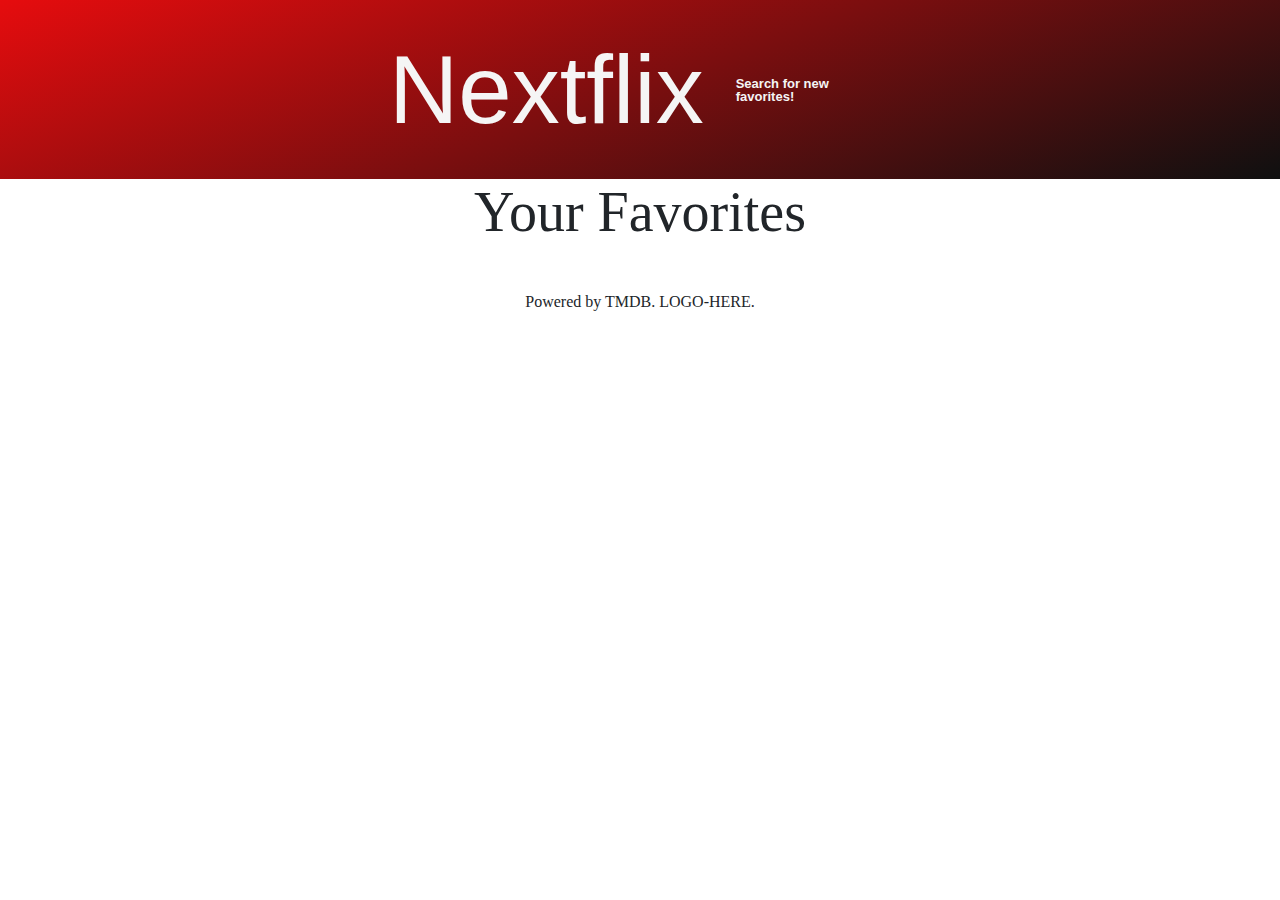
<file: favorites.html>
<!DOCTYPE html>
<html lang="en">
<head>
  <meta charset="UTF-8">
  <meta http-equiv="X-UA-Compatible" content="IE=edge">
  <meta name="viewport" content="width=device-width, initial-scale=1.0">
  <title>Nextflix: Your Favorites</title>
  <link rel="stylesheet" href="https://stackpath.bootstrapcdn.com/bootstrap/4.3.1/css/bootstrap.min.css" />
  <link rel="stylesheet" href="./assets/css/eric-meyer-reset.css" />
  <link rel= "stylesheet" href="./assets/css/favorites.css"/>
</head>
<body>

  <header>
    <nav class="navbar justify-content-center py-2 py-lg-4">
      <h1 class="navbar display-1" href="#">Nextflix</h1>
      <h2 class="navbar justify-content-end"><a href="./index.html">Search for new favorites!</a></h2>
    </nav>
  </header>


  <main class="container-fluid">
    <!-- <div class="justify-content-center row mt-5 mb-5 mx-auto">
       </div> -->
    
       <div class="favoritesDiv justify-content-between row col-12 mx-auto border-primary" id="favoritesDiv">

        <div class="text-center col-12">
          <p class="lead display-4">Your Favorites</p>
        </div>


      <!-- <div class="card mt-4 mb-4" style="width: 18rem;">
        <img src="./assets/images/fight-club-placeholder.jpg" class="card-img-top"
          alt="Fight Club movie poster used as a placeholder" />
        <div class="card-body">
          <h5 class="card-title">Card title</h5>
          <p class="card-text release-year">2017</p>
          <p class="card-text movie-desc">Some quick example text to build on the card title and make up the bulk of the card's
            content.</p>
          <div class="text-center">
            <a href="#" class="btn btn-primary favoriteButton" id="favoriteButton-1">Remove Movie</a>
          </div>
        </div>
      </div>

        <div class="card mt-4 mb-4" style="width: 18rem;">
          <img src="./assets/images/fight-club-placeholder.jpg" class="card-img-top"
            alt="Fight Club movie poster used as a placeholder" />
          <div class="card-body">
            <h5 class="card-title">Card title</h5>
            <p class="card-text release-year">2017</p>
            <p class="card-text movie-desc">Some quick example text to build on the card title and make up the bulk of the card's
              content.</p>
            <div class="text-center">
              <a href="#" class="btn btn-primary favoriteButton" id="favoriteButton-1">Remove Movie</a>
            </div>
          </div>
        </div>

          <div class="card mt-4 mb-4" style="width: 18rem;">
            <img src="./assets/images/fight-club-placeholder.jpg" class="card-img-top"
              alt="Fight Club movie poster used as a placeholder" />
            <div class="card-body">
              <h5 class="card-title">Card title</h5>
              <p class="card-text release-year">2017</p>
              <p class="card-text movie-desc">Some quick example text to build on the card title and make up the bulk of the card's
                content.</p>
              <div class="text-center">
                <a href="#" class="btn btn-primary favoriteButton" id="favoriteButton-1">Remove Movie</a>
              </div>
            </div>
          </div>

            <div class="card mt-4 mb-4" style="width: 18rem;">
              <img src="./assets/images/fight-club-placeholder.jpg" class="card-img-top"
                alt="Fight Club movie poster used as a placeholder" />
              <div class="card-body">
                <h5 class="card-title">Card title</h5>
                <p class="card-text release-year">2017</p>
                <p class="card-text movie-desc">Some quick example text to build on the card title and make up the bulk of the card's
                  content.</p>
                <div class="text-center">
                  <a href="#" class="btn btn-primary favoriteButton" id="favoriteButton-1">Remove Movie</a>
                </div>
              </div>
            </div> -->
          </div>
        
      
            <div id="footer-text" class="text-center col-12 mt-5 mb-5">
              <h4>Powered by TMDB. LOGO-HERE.</h4>
            </div>
          
   </main>
    
        





    
  
  <script src="./assets/js/script2.js"></script>
</body>
</html>
</file>
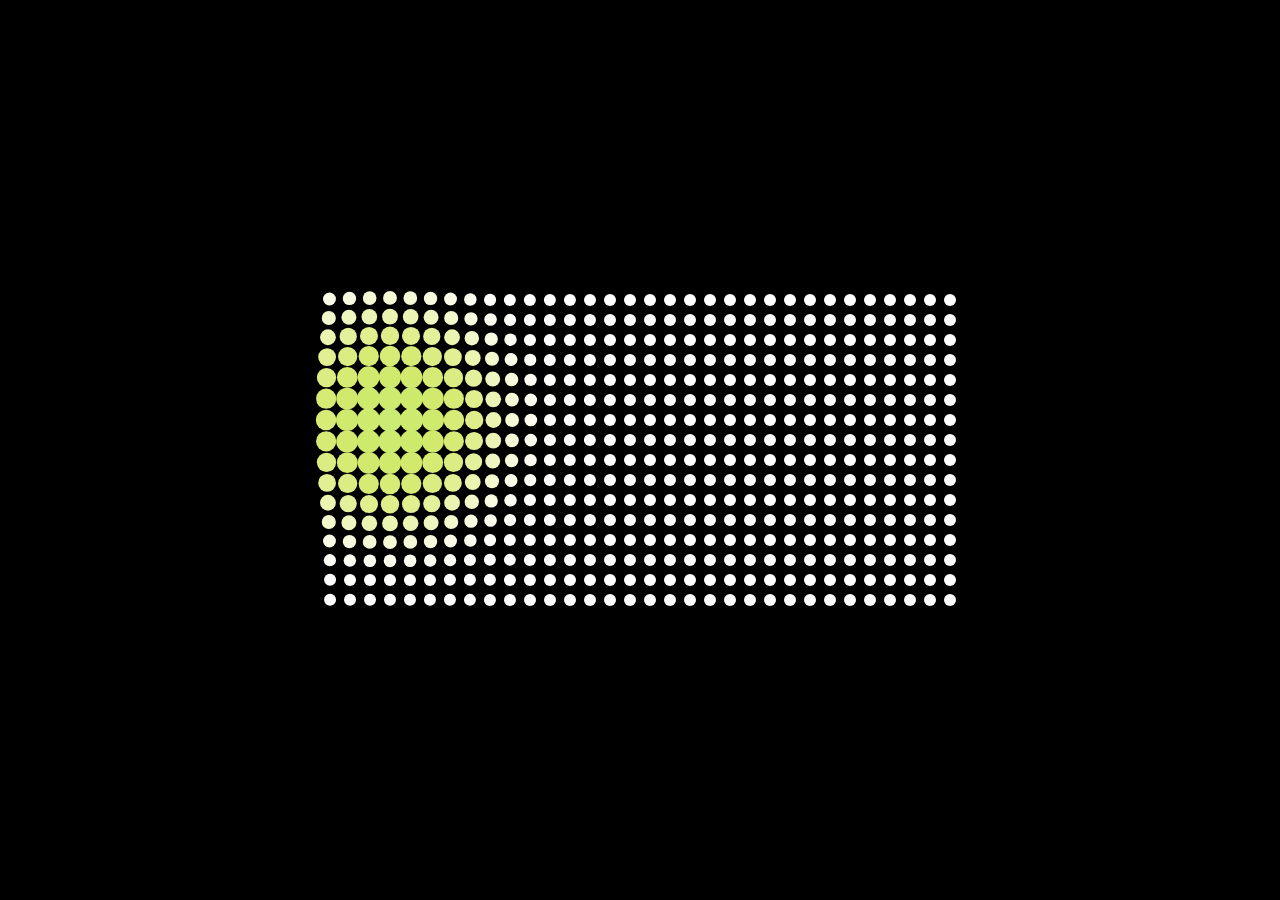
<file: assets/libraries/anime-master/documentation/examples/advanced-staggering-2.html>
<!DOCTYPE html>
<html>
<head>
  <title>advanced staggering • anime.js</title>
  <meta charset="utf-8">
  <meta name="viewport" content="width=device-width, initial-scale=1, maximum-scale=1">
  <meta property="og:title" content="anime.js">
  <meta property="og:url" content="https://animejs.com">
  <meta property="og:description" content="Javascript Animation Engine">
  <meta property="og:image" content="https://animejs.com/documentation/assets/img/icons/og.png">
  <meta name="twitter:card" content="summary">
  <meta name="twitter:title" content="anime.js">
  <meta name="twitter:site" content="@juliangarnier">
  <meta name="twitter:description" content="Javascript Animation Engine">
  <meta name="twitter:image" content="https://animejs.com/documentation/assets/img/icons/twitter.png">
  <link rel="apple-touch-icon-precomposed" href="../assets/img/social-media-image.png">
  <link rel="icon" type="image/png" href="../assets/img/favicon.png" >
  <link href="../assets/css/animejs.css" rel="stylesheet">
  <link href="../assets/css/documentation.css" rel="stylesheet">
  <style>

    :root {
      font-size: 20px;
    }

    body {
      display: flex;
      flex-wrap: wrap;
      justify-content: center;
      align-items: center;
      height: 100vh;
      background-color: #000;
    }

    .stagger-visualizer {
      display: flex;
      flex-wrap: wrap;
      justify-content: center;
      align-items: center;
      position: relative;
      width: 32rem;
      height: 16rem;
    }

    .dots-wrapper {
      position: absolute;
      display: flex;
      flex-wrap: wrap;
      justify-content: center;
      align-items: center;
      width: 100%;
      height: 100%;
    }

    .stagger-visualizer .dot {
      position: relative;
      width: calc(1rem - 8px);
      height: calc(1rem - 8px);
      margin: 4px;
      border-radius: 50%;
      background-color: currentColor;
    }

  </style>
</head>
<body>

  <div class="stagger-visualizer">
    <div class="dots-wrapper"></div>
  </div>

</body>
<script type="module">

  import anime from '../../src/index.js';

  var advancedStaggeringAnimation = (function() {

    var staggerVisualizerEl = document.querySelector('.stagger-visualizer');
    var dotsWrapperEl = staggerVisualizerEl.querySelector('.dots-wrapper');
    var dotsFragment = document.createDocumentFragment();
    var grid = [32, 16];
    var cellSize = 1;
    var numberOfElements = grid[0] * grid[1];
    var animation;
    var paused = true;

    for (var i = 0; i < numberOfElements; i++) {
      var dotEl = document.createElement('div');
      dotEl.classList.add('dot');
      dotsFragment.appendChild(dotEl);
    }

    dotsWrapperEl.appendChild(dotsFragment);

    var index = anime.random(0, numberOfElements-1);
    var nextIndex = 0;

    function play() {

      paused = false;
      if (animation) animation.pause();

      nextIndex = anime.random(0, numberOfElements-1);

      var saturation = 75;

      var colorStart = anime.random(0, 256);
      var colorEnd = anime.random(0, 256);
      var colorRangeValue = [colorStart, colorEnd];
      var luminosityStart = anime.random(60, 80);
      var luminosityEnd = anime.random(20, 40);
      var luminosityRangeValue = [luminosityStart, luminosityEnd];

      function staggeredGridColors(el, i, total) {
        var hue = Math.round(anime.stagger(colorRangeValue, {grid: grid, from: index})(el, i, total));
        var luminosity = Math.round(anime.stagger(luminosityRangeValue, {grid: grid, from: index})(el, i, total));
        return 'hsl(' + hue + ', ' + saturation + '%, ' + luminosity + '%)';
      }

      animation = anime({
        targets: '.stagger-visualizer .dot',
        keyframes: [
          {
            zIndex: function(el, i, total) {
              return Math.round(anime.stagger([numberOfElements, 0], {grid: grid, from: index})(el, i, total));
            },
            translateX: anime.stagger('-.001rem', {grid: grid, from: index, axis: 'x'}),
            translateY: anime.stagger('-.001rem', {grid: grid, from: index, axis: 'y'}),
            duration: 200
          }, {
            translateX: anime.stagger('.075rem', {grid: grid, from: index, axis: 'x'}),
            translateY: anime.stagger('.075rem', {grid: grid, from: index, axis: 'y'}),
            scale: anime.stagger([2, .2], {grid: grid, from: index}),
            backgroundColor: staggeredGridColors,
            duration: 450
          }, {
            translateX: 0,
            translateY: 0,
            scale: 1,
            duration: 500,
          }
        ],
        delay: anime.stagger(60, {grid: grid, from: index}),
        easing: 'easeInOutQuad',
        complete: play
      }, 30)

      index = nextIndex;

    }

    play();

  })();

</script>
</html>
</file>
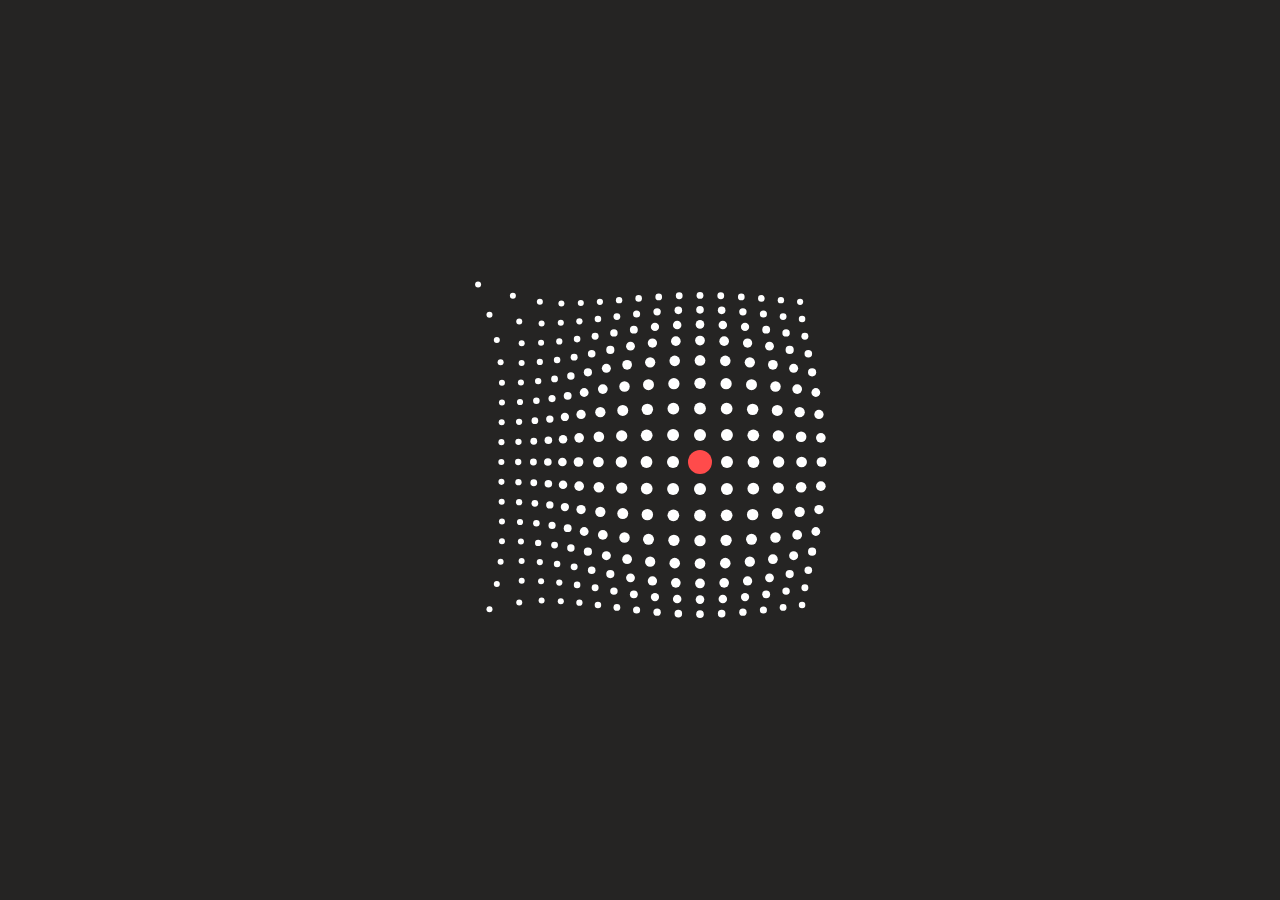
<file: assets/libraries/anime-master/documentation/examples/advanced-staggering.html>
<!DOCTYPE html>
<html>
<head>
  <title>advanced staggering • anime.js</title>
  <meta charset="utf-8">
  <meta name="viewport" content="width=device-width, initial-scale=1, maximum-scale=1">
  <meta property="og:title" content="anime.js">
  <meta property="og:url" content="https://animejs.com">
  <meta property="og:description" content="Javascript Animation Engine">
  <meta property="og:image" content="https://animejs.com/documentation/assets/img/icons/og.png">
  <meta name="twitter:card" content="summary">
  <meta name="twitter:title" content="anime.js">
  <meta name="twitter:site" content="@juliangarnier">
  <meta name="twitter:description" content="Javascript Animation Engine">
  <meta name="twitter:image" content="https://animejs.com/documentation/assets/img/icons/twitter.png">
  <link rel="apple-touch-icon-precomposed" href="../assets/img/social-media-image.png">
  <link rel="icon" type="image/png" href="../assets/img/favicon.png" >
  <link href="../assets/css/animejs.css" rel="stylesheet">
  <link href="../assets/css/documentation.css" rel="stylesheet">
  <style>

    :root {
      font-size: 24px;
    }

    body {
      display: flex;
      flex-wrap: wrap;
      justify-content: center;
      align-items: center;
      height: 100vh;
    }

    .stagger-visualizer {
      position: relative;
      display: flex;
      flex-wrap: wrap;
      justify-content: center;
      align-items: center;
      width: 16rem;
      height: 16rem;
    }

    .stagger-visualizer .dot {
      position: relative;
      width: .25rem;
      height: .25rem;
      margin: .375rem;
      background-color: currentColor;
      border-radius: 50%;
    }

    .stagger-visualizer .cursor {
      position: absolute;
      z-index: 1;
      top: 0;
      left: 0;
      width: 1rem;
      height: 1rem;
      background-color: currentColor;
      border-radius: 50%;
    }

  </style>
</head>
<body>

  <div class="stagger-visualizer">
    <div class="cursor color-red"></div>
  </div>

</body>
<script type="module">

  import anime from '../../src/index.js';

  const staggerVisualizerEl = document.querySelector('.stagger-visualizer');
  const fragment = document.createDocumentFragment();
  const numberOfElements = 16*16;
  var animation;

  for (let i = 0; i < numberOfElements; i++) {
    const dotEl = document.createElement('div');
    dotEl.classList.add('dot');
    fragment.appendChild(dotEl);
  }

  staggerVisualizerEl.appendChild(fragment);

  let index = anime.random(0, numberOfElements);
  let nextIndex = 0;

  function animateGrid() {

    if (animation) animation.pause();

    nextIndex = anime.random(0, numberOfElements);

    anime.set('.cursor', {
      translateX: anime.stagger('-1rem', {grid: [16, 16], from: index, axis: 'x'}),
      translateY: anime.stagger('-1rem', {grid: [16, 16], from: index, axis: 'y'})
    });

    animation = anime.timeline({
      easing: 'easeInOutQuad',
      complete: animateGrid
    })
    .add({
      targets: '.cursor',
      keyframes: [
        { scale: .625 }, 
        { scale: 1.125 },
        { scale: 1 }
      ],
      duration: 600
    })
    .add({
      targets: '.dot',
      keyframes: [
        {
          translateX: anime.stagger('-.175rem', {grid: [16, 16], from: index, axis: 'x'}),
          translateY: anime.stagger('-.175rem', {grid: [16, 16], from: index, axis: 'y'}),
          duration: 200
        }, {
          translateX: anime.stagger('.125rem', {grid: [16, 16], from: index, axis: 'x'}),
          translateY: anime.stagger('.125rem', {grid: [16, 16], from: index, axis: 'y'}),
          scale: 2,
          duration: 500
        }, {
          translateX: 0,
          translateY: 0,
          scale: 1,
          duration: 600,
        }
      ],
      delay: anime.stagger(50, {grid: [16, 16], from: index})
    }, '-=600')
    .add({
      targets: '.cursor',
      translateX: { value: anime.stagger('-1rem', {grid: [16, 16], from: nextIndex, axis: 'x'}), duration: anime.random(400, 1200) },
      translateY: { value: anime.stagger('-1rem', {grid: [16, 16], from: nextIndex, axis: 'y'}), duration: anime.random(400, 1200) },
      easing: 'easeOutSine'
    }, '-=1100')

    index = nextIndex;

  }

  animateGrid();

</script>
</html>
</file>
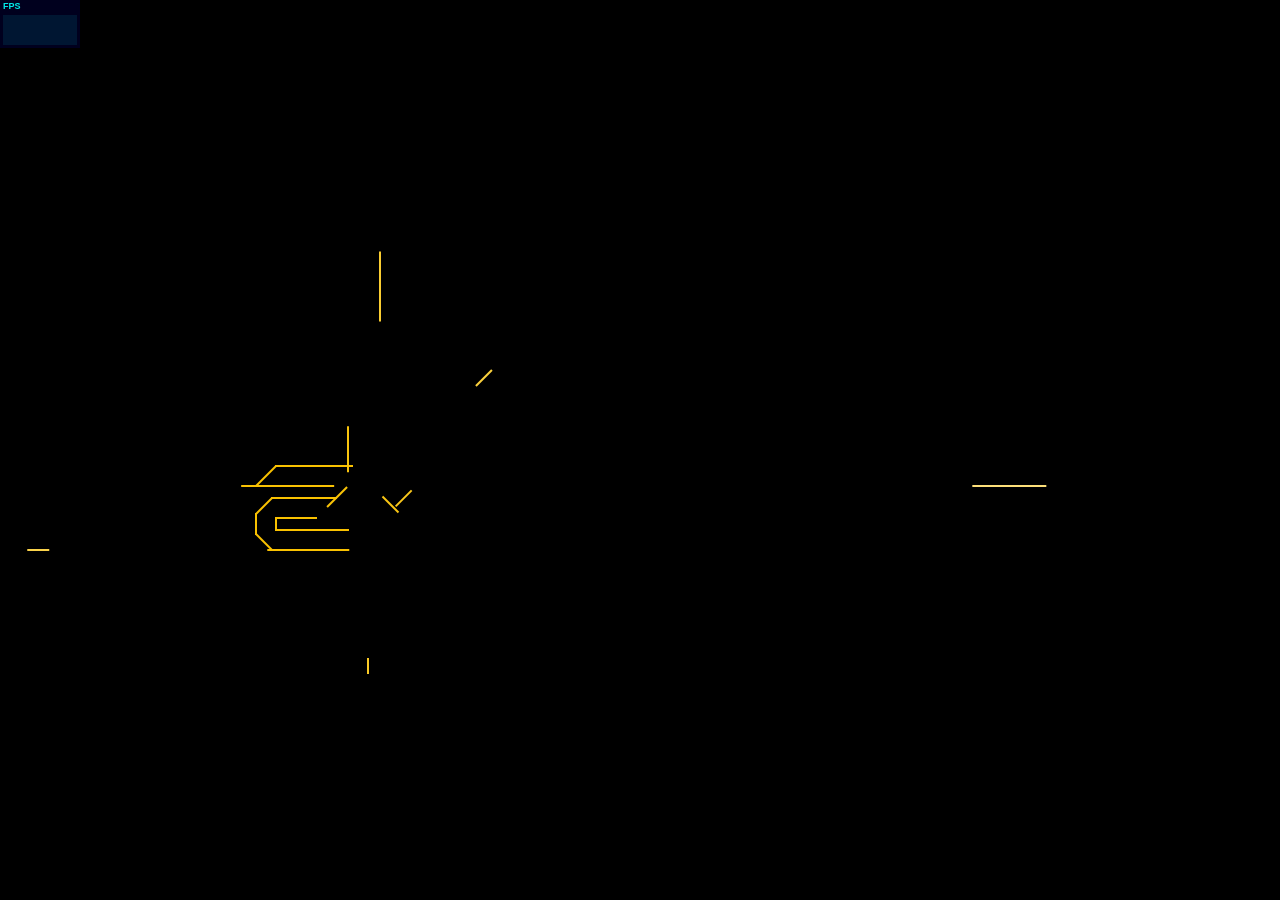
<file: assets/libraries/anime-master/documentation/examples/animejs-mgs-logo-animation.html>
<!DOCTYPE html>
<html>
<head>
  <title>Anime MGS logo animation | anime.js</title>
  <meta charset="utf-8">
  <meta name="viewport" content="width=device-width, initial-scale=1, maximum-scale=1">
  <meta property="og:title" content="anime.js">
  <meta property="og:url" content="https://animejs.com">
  <meta property="og:description" content="Javascript Animation Engine">
  <meta property="og:image" content="https://animejs.com/documentation/assets/img/icons/og.png">
  <meta name="twitter:card" content="summary">
  <meta name="twitter:title" content="anime.js">
  <meta name="twitter:site" content="@juliangarnier">
  <meta name="twitter:description" content="Javascript Animation Engine">
  <meta name="twitter:image" content="https://animejs.com/documentation/assets/img/icons/twitter.png">
  <link rel="apple-touch-icon-precomposed" href="../assets/img/social-media-image.png">
  <link rel="icon" type="image/png" href="../assets/img/favicon.png">
  <link href="../assets/css/animejs.css" rel="stylesheet">
  <link href="../assets/css/documentation.css" rel="stylesheet">
  <script src="../../lib/anime.min.js"></script>
  <!-- <script src="../assets/js/anime/anime.2.2.0.js"></script> -->
  <style>

    html,
    body {
      background-color: black;
    }

    section {
      position: absolute;
      width: 100%;
      height: 100%;
      display: flex;
      justify-content: center;
    }

    .mgs-logo { margin: auto; }
    .vert { transform-origin: center bottom; }
    .hori { transform-origin: 0% 50%; }
    .diag-left { transform-origin: 100% 100%; }
    .diag-right { transform-origin: 100% 0%; }

    .stripes path,
    .text-fills path,
    .katakana path,
    .line {
      opacity: 0
    }

  </style>
</head>
<body>
  <section>
    <svg class="mgs-logo" width="100%" height="448" viewBox="0 0 1024 448">
      <g class="stripes" transform="translate(321.000000, 160.000000)" fill="#FFF">
        <path d="M8,20 L12,16 L92,16 L88,20 L8,20 L8,20 L8,20 L8,20 Z" class="stripe stripe-left"></path>
        <path d="M4,24 L0,28 L80,28 L84,24 L4,24 L4,24 L4,24 L4,24 Z" class="stripe stripe-left"></path>
        <path d="M16,12 L20,8 L100,8 L96,12 L16,12 L16,12 L16,12 L16,12 Z" class="stripe stripe-left"></path>
        <path d="M24,4 L28,0 L108,7.10542736e-15 L104,4 L24,4 L24,4 L24,4 L24,4 Z" class="stripe stripe-left"></path>
      </g>
      <g class="stripes" transform="translate(592.000000, 160.000000)" fill="#FFF">
        <path d="M8,20 L12,16 L92,16 L88,20 L8,20 L8,20 L8,20 L8,20 Z" class="stripe stripe-right"></path>
        <path d="M4,24 L0,28 L80,28 L84,24 L4,24 L4,24 L4,24 L4,24 Z" class="stripe stripe-right"></path>
        <path d="M16,12 L20,8 L100,8 L96,12 L16,12 L16,12 L16,12 L16,12 Z" class="stripe stripe-right"></path>
        <path d="M24,4 L28,0 L108,7.10542736e-15 L104,4 L24,4 L24,4 L24,4 L24,4 Z" class="stripe stripe-right"></path>
      </g>
      <g class="katakana" transform="translate(202.000000, 128.000000)" fill="#FFF">
        <path d="M55,33 L56,32 L136,32 L135,33 L55,33 Z" data-d="M0,92 L60,32 L140,32 L80,92 L0,92 Z"></path>
        <path d="M28,28 L29,28 L1,0 L0,0 L28,28 Z" data-d="M32,28 L230,28 L202,0 L4,0 L32,28 Z"></path>
        <path d="M232,28 L204,0 L205,0 L233,28 L232,28 Z" data-d="M236,28 L208,0 L388,0 L416,28 L236,28 Z"></path>
        <path d="M169,92 L197,64 L199,64 L171,92 L169,92 Z" data-d="M173,92 L201,64 L381,64 L353,92 L173,92 Z"></path>
        <path d="M435,92 L355,92 L356,91 L436,91 L435,92 Z" data-d="M439,92 L359,92 L387,64 L467,64 L439,92 Z"></path>
        <path d="M497,28 L498,28 L470,0 L469,0 L497,28 Z" data-d="M422,28 L502,28 L474,0 L394,0 L422,28 Z"></path>
        <path d="M476,65 L556,65 L555,64 L475,64 L476,65 Z" data-d="M507,92 L587,92 L559,64 L479,64 L507,92 Z"></path>
        <path d="M554,59 L553,60 L473,60 L474,59 L554,59 Z" data-d="M617,0 L557,60 L477,60 L537,0 L617,0 Z"></path>
      </g>
      <g class="text-fills" transform="translate(128.000000, 240.000000)" fill="#FFF">
        <path d="M0,48 L0,68 L16,84 L96,84 L112,68 L112,16 L96,0 L20,0 L0,20 L92,20 L92,64 L20,64 L20,52 L60,52 L80,32 L16,32 L0,48 Z" id="a"></path>
        <path d="M216,84 L236,84 L236,16 L220,0 L140,0 L124,16 L124,84 L144,84 L144,20 L216,20 L216,84 L216,84 Z" id="n"></path>
        <path d="M248,0 L268,0 L268,84 L248,84 L248,0 Z" id="i"></path>
        <path d="M300,20 L300,84 L280,84 L280,16 L296,0 L408,0 L424,16 L424,84 L404,84 L404,20 L362,20 L362,84 L342,84 L342,20 L300,20 Z" id="m"></path>
        <path d="M548,36 L548,16 L532,2.55795385e-13 L452,2.4158453e-13 L436,16 L436,68 L452,84 L528,84 L548,64 L456,64 L456,20 L528,20 L528,32 L488,32 L468,52 L532,52 L548,36 L548,36 Z" id="e"></path>
        <path d="M562,64 L582,84 L626,84 L642,68 L642,0 L622,0 L622,64 L562,64 Z" id="j"></path>
        <path d="M674,20 L766,20 L746,0 L670,0 L654,16 L654,36 L670,52 L746,52 L746,64 L654,64 L674,84 L750,84 L766,68 L766,48 L750,32 L674,32 L674,20 Z" id="s"></path>
      </g>
      <g stroke="#FFF" stroke-width="2" fill="none" fill-rule="evenodd">
        <path d="M148,292 L148,304" class="line vert" stroke-linecap="square"></path>
        <path d="M128,288 L128,308" class="line vert" stroke-linecap="square"></path>
        <path d="M148,240 L128,260" class="line diag-right"></path>
        <path d="M128,308 L144,324" class="line diag-left"></path>
        <path d="M144,272 L128,288" class="line diag-right"></path>
        <path d="M148,240 L224,240" class="line hori" stroke-linecap="square"></path>
        <path d="M144,272 L208,272" class="line hori" stroke-linecap="square"></path>
        <path d="M148,292 L188,292" class="line hori" stroke-linecap="square"></path>
        <path d="M148,304 L220,304" class="line hori" stroke-linecap="square"></path>
        <path d="M144,324 L224,324" class="line hori" stroke-linecap="square"></path>
        <path d="M129,260 L220,260" class="line hori" stroke-linecap="square"></path>
        <path d="M208,272 L188,292" class="line diag-right"></path>
        <path d="M220,260 L220,304" class="line vert" stroke-linecap="square"></path>
        <path d="M224,240 L240,256" class="line diag-left"></path>
        <path d="M240,308 L224,324" class="line diag-right"></path>
        <path d="M240,256 L240,308" class="line vert" stroke-linecap="square"></path>
        <path d="M252,256 L252,324" class="line vert" stroke-linecap="square"></path>
        <path d="M268,240 L252,256" class="line diag-right"></path>
        <path d="M252,324 L272,324" class="line hori" stroke-linecap="square"></path>
        <path d="M272,260 L272,324" class="line vert" stroke-linecap="square"></path>
        <path d="M268,240 L348,240" class="line hori" stroke-linecap="square"></path>
        <path d="M272,260 L344,260" class="line hori" stroke-linecap="square"></path>
        <path d="M344,260 L344,324" class="line vert" stroke-linecap="square"></path>
        <path d="M348,240 L364,256" class="line diag-left"></path>
        <path d="M344,324 L364,324" class="line hori" stroke-linecap="square"></path>
        <path d="M364,256 L364,324" class="line vert" stroke-linecap="square"></path>
        <path d="M376,240 L376,324" class="line vert" stroke-linecap="square"></path>
        <path d="M376,324 L396,324" class="line hori" stroke-linecap="square"></path>
        <path d="M376,240 L396,240" class="line hori" stroke-linecap="square"></path>
        <path d="M396,240 L396,324" class="line vert" stroke-linecap="square"></path>
        <path d="M408,256 L408,324" class="line vert" stroke-linecap="square"></path>
        <path d="M424,240 L408,256" class="line diag-right"></path>
        <path d="M408,324 L428,324" class="line hori" stroke-linecap="square"></path>
        <path d="M428,261 L428,323" class="line vert" stroke-linecap="square"></path>
        <path d="M424,240 L536,240" class="line hori" stroke-linecap="square"></path>
        <path d="M428,260 L470,260" class="line hori" stroke-linecap="square"></path>
        <path d="M470,261 L470,323" class="line vert" stroke-linecap="square"></path>
        <path d="M470,324 L490,324" class="line hori" stroke-linecap="square"></path>
        <path d="M490,261 L490,323" class="line vert" stroke-linecap="square"></path>
        <path d="M490,260 L532,260" class="line hori" stroke-linecap="square"></path>
        <path d="M532,261 L532,323" class="line vert" stroke-linecap="square"></path>
        <path d="M536,240 L552,256" class="line diag-left"></path>
        <path d="M532,324 L552,324" class="line hori" stroke-linecap="square"></path>
        <path d="M552,256 L552,324" class="line vert" stroke-linecap="square"></path>
        <path d="M564,256 L564,308" class="line vert" stroke-linecap="square"></path>
        <path d="M564,308 L580,324" class="line diag-left"></path>
        <path d="M580,240 L564,256" class="line diag-right"></path>
        <path d="M584,260 L584,304" class="line vert" stroke-linecap="square"></path>
        <path d="M616,272 L596,292" class="line diag-right"></path>
        <path d="M580,240 L660,240" class="line hori" stroke-linecap="square"></path>
        <path d="M584,260 L656,260" class="line hori" stroke-linecap="square"></path>
        <path d="M580,324 L656,324" class="line hori" stroke-linecap="square"></path>
        <path d="M596,292 L660,292" class="line hori" stroke-linecap="square"></path>
        <path d="M616,272 L656,272" class="line hori" stroke-linecap="square"></path>
        <path d="M656,260 L656,272" class="line vert" stroke-linecap="square"></path>
        <path d="M660,240 L676,256" class="line diag-left"></path>
        <path d="M676,304 L656,324" class="line diag-right"></path>
        <path d="M676,276 L660,292" class="line diag-right"></path>
        <path d="M584,304 L676,304" class="line hori" stroke-linecap="square"></path>
        <path d="M676,256 L676,276" class="line vert" stroke-linecap="square"></path>
        <path d="M690,304 L710,324" class="line diag-left"></path>
        <path d="M690,304 L750,304" class="line hori" stroke-linecap="square"></path>
        <path d="M710,324 L754,324" class="line hori" stroke-linecap="square"></path>
        <path d="M750,240 L750,304" class="line vert" stroke-linecap="square"></path>
        <path d="M770,308 L754,324" class="line diag-right"></path>
        <path d="M750,240 L770,240" class="line hori" stroke-linecap="square"></path>
        <path d="M770,240 L770,308" class="line vert" stroke-linecap="square"></path>
        <path d="M782,256 L782,276" class="line vert" stroke-linecap="square"></path>
        <path d="M782,276 L798,292" class="line diag-left"></path>
        <path d="M782,304 L802,324" class="line diag-left"></path>
        <path d="M798,240 L782,256" class="line diag-right"></path>
        <path d="M802,260 L802,272" class="line vert" stroke-linecap="square"></path>
        <path d="M798,240 L874,240" class="line hori" stroke-linecap="square"></path>
        <path d="M802,272 L878,272" class="line hori" stroke-linecap="square"></path>
        <path d="M802,324 L878,324" class="line hori" stroke-linecap="square"></path>
        <path d="M798,292 L874,292" class="line hori" stroke-linecap="square"></path>
        <path d="M782,304 L874,304" class="line hori" stroke-linecap="square"></path>
        <path d="M874,292 L874,304" class="line vert" stroke-linecap="square"></path>
        <path d="M878,272 L894,288" class="line diag-left"></path>
        <path d="M874,240 L894,260" class="line diag-left"></path>
        <path d="M894,308 L878,324" class="line diag-right"></path>
        <path d="M802,260 L894,260" class="line hori" stroke-linecap="square"></path>
        <path d="M894,288 L894,308" class="line vert" stroke-linecap="square"></path>
      </g>
    </svg>
  </section>
  <script>

  var logoAnimation = anime.timeline({
    direction: 'alternate',
    loop: true
  });

  logoAnimation
  .add({
      targets: '.stripes path',
      translateX: [-1000, 0],
      opacity: {
        value: 1,
        duration: 100
      },
      fill: '#F9C100',
      delay: (el, i) => 2200 + (i * 75),
      duration: 400,
      easing: 'easeOutExpo',
    }, 0)
  .add({
      targets: '.katakana path',
      d: (el) => el.getAttribute('data-d'),
      opacity: {
        value: [0, 1],
        duration: 100
      },
      fill: '#F9C100',
      delay: (el, i) => 2400 + (i * 120),
      duration: 1200,
      easing: 'easeOutCirc',
    }, 0)
    .add({
      targets: '.text-fills path',
      opacity: [0, 1],
      fill: '#F9C100',
      easing: 'easeOutExpo',
      duration: 200,
      delay: (t, i) => 3300 + (anime.random(0, 450)),
    }, 0)
    .add({
      targets: '.line',
      translateX: (target) => {
        let x = 1200;
        let translate;
        if (target.classList.contains('hori')) translate = anime.random(0, 1) ? x : -x;
        if (target.classList.contains('diag-right') || target.classList.contains('diag-left')) translate =  x / 3;
        return [translate, 0];
      },
      translateY: (target) => {
        let y = 1200;
        let translate;
        if (target.classList.contains('vert')) translate = anime.random(0, 1) ? y : -y;
        if (target.classList.contains('diag-right')) translate =  -y / 3;
        if (target.classList.contains('diag-left')) translate =  y / 3;
        return [translate, 0];
      },
      stroke: '#F9C100',
      opacity: {
        value: [0, 1],
        duration: 100,
      },
      delay: (t, i) => (i * 25),
      duration: 500,
      easing: 'easeOutSine',
    }, 0);

  </script>
  <script src="../assets/js/vendors/stats.min.js"></script>
</body>
</html>
</file>
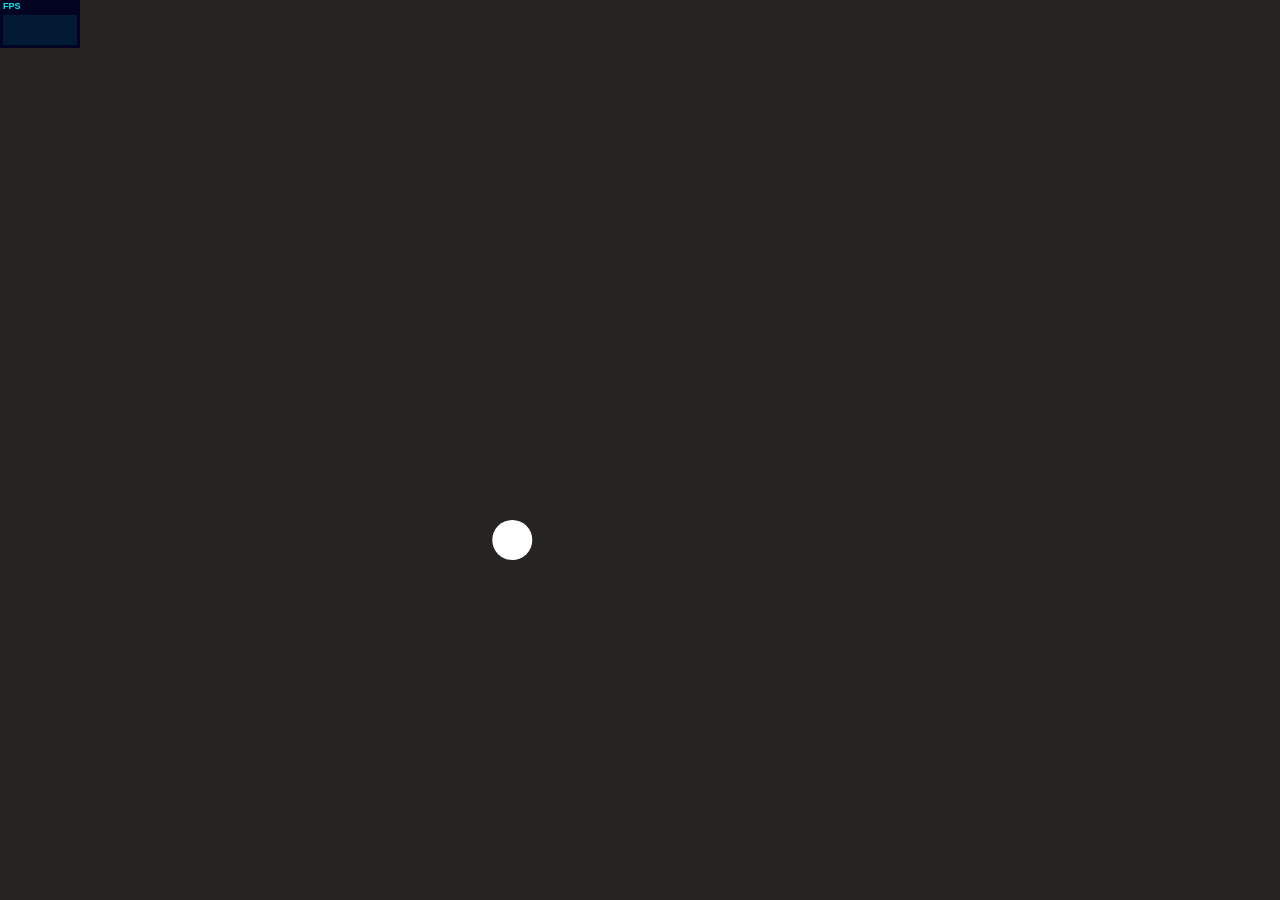
<file: assets/libraries/anime-master/documentation/examples/animejs-v2-logo-animation.html>
<!DOCTYPE html>
<html>
<head>
  <title>Anime logo animation | anime.js</title>
  <meta charset="utf-8">
  <meta name="viewport" content="width=device-width, initial-scale=1, maximum-scale=1">
  <meta property="og:title" content="anime.js">
  <meta property="og:url" content="https://animejs.com">
  <meta property="og:description" content="Javascript Animation Engine">
  <meta property="og:image" content="https://animejs.com/documentation/assets/img/icons/og.png">
  <meta name="twitter:card" content="summary">
  <meta name="twitter:title" content="anime.js">
  <meta name="twitter:site" content="@juliangarnier">
  <meta name="twitter:description" content="Javascript Animation Engine">
  <meta name="twitter:image" content="https://animejs.com/documentation/assets/img/icons/twitter.png">
  <link rel="apple-touch-icon-precomposed" href="../assets/img/social-media-image.png">
  <link rel="icon" type="image/png" href="../assets/img/favicon.png">
  <link href="../assets/css/animejs.css" rel="stylesheet">
  <link href="../assets/css/documentation.css" rel="stylesheet">
  <script src="../../lib/anime.min.js"></script>
  <!-- <script src="../assets/js/anime/anime.2.2.0.js"></script> -->
  <style>
    body {
      opacity: 0;
      display: flex;
      flex-direction: column;
      justify-content: center;
    }
    body.ready {
      opacity: 1;
    }
    .logo-animation {
      display: flex;
      align-items: center;
      justify-content: center;
      width: 100%;
      margin-top: -40px;
    }
    .letters {
      position: relative;
      display: flex;
      width: 682px;
      height: 162px;
    }
    .letter {
      position: relative;
      width: 162px;
      height: 162px;
    }
    .letter:not(:first-child) {
      margin-left: -42px;
    }
    .letter-i {
      z-index: 1;
      width: 82px;
      transform-origin: 100% 50%;
    }
    .dot {
      position: absolute;
      width: 42px;
      height: 42px;
      transform: scale(0);
    }
    .dot-i {
      top: 0;
      left: 240px;
    }
    .dot-e {
      bottom: 0;
      right: 0;
    }
    .logo-icon {
      display: flex;
      position: absolute;
      left: 230px;
      top: -10px;
      width: 222px;
      height: 62px;
    }
    .icon {
      width: 62px;
      height: 62px;
      opacity: 0;
    }
    .icon-text {
      position: absolute;
      top: 60px;
      left: 60px;
      width: 160px;
      height: 62px;
    }
    .icon-text path,
    .icon-text polygon {
      opacity: 0;
    }
  </style>
</head>
<body>
  <div class="logo-animation">
    <div class="letters">
      <div class="letter letter-a">
        <svg viewBox="0 0 162 162">
          <g fill="none" fill-rule="evenodd" stroke="#5E89FB">
            <path class="fill in" stroke-width="40" d="M101 141H81a60 60 0 1 1 0-120c33.14 0 59 26.86 60 60v80"/>
            <path class="fill out" stroke-width="40" d="M141 161V81c-1-33.14-26.86-60-60-60a60 60 0 1 0 0 120h20"/>
            <path class="line out" stroke-width="2" d="M121 161V81.33C120.18 58.59 102.7 41 81 41a40 40 0 1 0 0 80h20v40H81A80 80 0 1 1 81 1c43.8 0 78.66 35.27 80 79.7V161h-40z"/>
          </g>
        </svg>
      </div>
      <div class="letter letter-n">
        <svg viewBox="0 0 162 162">
          <g fill="none" fill-rule="evenodd" stroke="#FB155A">
            <path class="fill in" stroke-width="40" d="M21 161V1"/>
            <path class="fill out" stroke-width="40" d="M21 1v160"/>
            <path class="fill in" stroke-width="40" d="M21 161V81c1-33.14 26.86-60 60-60a60 60 0 0 1 60 60v80"/>
            <path class="fill out" stroke-width="40" d="M141 161V81a60 60 0 0 0-60-60c-33.14 0-59 26.86-60 60v80"/>
            <path class="line out" stroke-width="2" d="M41 161V1H1v160h40z"/>
            <path class="line out" stroke-width="2" d="M1 161V80.4C2.35 36.27 37.2 1 81 1a80 80 0 0 1 80 80v80h-40V81a40 40 0 0 0-40-40c-21.7 0-39.18 17.59-40 40.33V161H1z"/>
          </g>
        </svg>
      </div>
      <div class="letter letter-i">
        <svg viewBox="0 0 82 162">
          <g fill="none" fill-rule="evenodd" stroke="#18FF92">
            <path class="fill in" stroke-width="40" d="M21 61v20a60 60 0 0 0 60 60"/>
            <path class="fill out" stroke-width="40" d="M81 141a60 60 0 0 1-60-60V61"/>
            <path class="line out" stroke-width="2" d="M81 121a40 40 0 0 1-40-40V61H1v20a80 80 0 0 0 80 80v-40z"/>
          </g>
        </svg>
      </div>
      <div class="letter letter-m-1">
        <svg viewBox="0 0 162 162">
          <g fill="none" fill-rule="evenodd" stroke="#5E89FB">
            <path class="fill in" stroke-width="40" d="M21 161V1"/>
            <path class="fill out" stroke-width="40" d="M21 1v160"/>
            <path class="fill in" stroke-width="40" d="M21 161V81c1-33.14 26.86-60 60-60a60 60 0 0 1 60 60v80"/>
            <path class="fill out" stroke-width="40" d="M141 161V81a60 60 0 0 0-60-60c-33.14 0-59 26.86-60 60v80"/>
            <path class="line out" stroke-width="2" d="M41 161V1H1v160h40z"/>
            <path class="line out" stroke-width="2" d="M1 161V80.4C2.35 36.27 37.2 1 81 1a80 80 0 0 1 80 80v80h-40V81a40 40 0 0 0-40-40c-21.7 0-39.18 17.59-40 40.33V161H1z"/>
          </g>
        </svg>
      </div>
      <div class="letter letter-m-2">
        <svg viewBox="0 0 162 162">
          <g fill="none" fill-rule="evenodd" stroke="#FB155A">
            <path class="fill in" stroke-width="40" d="M21 161V81c1-33.14 26.86-60 60-60a60 60 0 0 1 60 60v80"/>
            <path class="fill out" stroke-width="40" d="M141 161V81a60 60 0 0 0-60-60c-33.14 0-59 26.86-60 60v80"/>
            <path class="line out" stroke-width="2" d="M1 161V80.4C2.35 36.27 37.2 1 81 1a80 80 0 0 1 80 80v80h-40V81a40 40 0 0 0-40-40c-21.7 0-39.18 17.59-40 40.33V161H1z"/>
          </g>
        </svg>
      </div>
      <div class="letter letter-e">
        <svg viewBox="0 0 162 162">
          <g fill="none" fill-rule="evenodd" stroke="#18FF92">
            <path class="fill in" stroke-width="40" d="M81 101h60V81c-1-33.14-26.86-60-60-60a60 60 0 1 0 0 120"/>
            <path class="fill out" stroke-width="40" d="M81 141a60 60 0 1 1 0-120c33.14 0 59 26.86 60 60v20H81"/>
            <path class="line out" stroke-width="2" d="M81 81v40h80V80.7C159.66 36.27 124.8 1 81 1a80 80 0 1 0 0 160v-40a40 40 0 1 1 0-80c21.6 0 39.01 17.42 39.99 40H81z"/>
          </g>
        </svg>
      </div>
      <div class="logo-icon">
        <div class="icon">
          <svg viewBox="0 0 62 62">
            <g fill="none" fill-rule="evenodd" stroke-width="2" transform="translate(1 1)">
              <path class="icon-curve" stroke="#FF1554" d="M0 16a80.88 80.88 0 0 1 44 44"/>
              <path class="icon-line" stroke="#5E89FB" d="M4 0h54a2 2 0 0 1 2 2.01V58A2 2 0 0 1 58 60H2a2 2 0 0 1-2-2.01V2A2 2 0 0 1 2 0h2z"/>
              <rect width="40" height="40" x="10" y="10" stroke="#18FF92" rx="20"/>
            </g>
          </svg>
        </div>
        <div class="icon-text">
          <svg viewBox="0 0 160 62">
            <g fill="#FBF3FB" fill-rule="evenodd">
              <path d="M27.33 18h1.73l10.15 25.7h-1.69l-3.24-8.24H21.97l-3.28 8.24H17L27.33 18zm6.45 16.1l-5.51-14.55h-.07l-5.73 14.54h11.3z"/>
              <polygon points="51.334 18 53.314 18 69.55 41.58 69.622 41.58 69.622 18 71.206 18 71.206 43.704 69.334 43.704 52.99 19.944 52.918 19.944 52.918 43.704 51.334 43.704"/>
              <polygon points="86.027 18 87.611 18 87.611 43.704 86.027 43.704"/>
              <polygon points="102.433 18 104.701 18 114.745 41.94 114.817 41.94 124.753 18 127.021 18 127.021 43.704 125.437 43.704 125.437 19.944 125.365 19.944 115.573 43.704 113.989 43.704 104.089 19.944 104.017 19.944 104.017 43.704 102.433 43.704"/>
              <polygon points="141.843 18 159.123 18 159.123 19.368 143.427 19.368 143.427 29.664 158.187 29.664 158.187 31.032 143.427 31.032 143.427 42.336 159.303 42.336 159.303 43.704 141.843 43.704"/>
            </g>
          </svg>
        </div>
      </div>
      <div class="dot dot-i">
        <svg viewBox="0 0 42 42">
          <g fill="none" fill-rule="evenodd">
            <rect width="40" height="40" x="1" y="1" fill="#17F28C" rx="20"/>
          </g>
        </svg>
      </div>
      <div class="dot dot-e">
        <svg viewBox="0 0 42 42">
          <g fill="none" fill-rule="evenodd">
            <rect width="40" height="40" x="1" y="1" fill="#FFFFFF" rx="20"/>
          </g>
        </svg>
      </div>
    </div>
  </div>
  <script>

    var logoAnimation = (function() {

      var logoEl = document.querySelector('.logo-animation');
      var pathEls = document.querySelectorAll('.logo-animation path:not(.icon-curve)');
      var innerWidth = window.innerWidth;
      var maxWidth = 740;
      var logoScale = innerWidth <= maxWidth ? innerWidth / maxWidth : 1;
      var logoTimeline = anime.timeline({ autoplay: false, direction: 'alternate', loop: true });

      logoEl.style.transform = 'translateY(50px) scale('+logoScale+')';

      for (var i = 0; i < pathEls.length; i++) {
        var el = pathEls[i];
        el.setAttribute('stroke-dashoffset', anime.setDashoffset(el));
      }

      logoTimeline
        .add({
          targets: '.dot-e',
          translateX: [
            { value: -600, duration: 520, delay: 200, easing: 'easeInQuart' },
            { value: [-100, 0], duration: 500, delay: 1000, easing: 'easeOutQuart' }
          ],
          scale: [
            { value: [0, 1], duration: 200, easing: 'easeOutBack' },
            { value: 0, duration: 20, delay: 500, easing: 'easeInQuart' },
            { value: 1, duration: 200, delay: 1000, easing: 'easeOutQuart' },
            { value: 0, duration: 400, delay: 500, easing: 'easeInBack' }
          ]
        }, 0)
        .add({
          targets: '.dot-i',
          translateY: { value: [-200, 0], duration: 500, elasticity: 400 },
          scale: [
            { value: [0, 1], duration: 100, easing: 'easeOutQuart' },
            { value: 0, duration: 400, delay: 1400, easing: 'easeInBack' }
          ],
          delay: 1200
        }, 0)
        .add({
          targets: '.fill.in',
          strokeDashoffset: {
            value: [anime.setDashoffset, 0],
            duration: 600,
            delay: function(el, i, t) { return 700 + ( i * 100 ); },
            easing: 'easeOutQuart'
          },
          stroke: {
            value: ['#FFF', function(el) { return anime.get(el.parentNode, 'stroke') } ],
            duration: 500,
            delay: 500,
            easing: 'easeInQuad'
          },
          opacity: {
            value: 0,
            duration: 1,
            delay: function(el, i, t) { return 1900 + ( i * 80 ); },
          }
        }, 0)
        .add({
          targets: '.fill.out',
          strokeDashoffset: [
            { value: [anime.setDashoffset, anime.setDashoffset], duration: 1890 },
            {
              value: [0, anime.setDashoffset],
              duration: 800,
              delay: function(el, i) { return (i * 80); },
              easing: 'easeInQuart'
            }
          ]
        }, 0)
        .add({
          targets: '.line.out',
          strokeDashoffset: {
            value: [0, anime.setDashoffset],
            duration: 1200,
            delay: function(el, i, t) { return 2500 + ( i * 100 ); },
            easing: 'easeInQuart'
          },
          strokeWidth: {
            value: [0, 2],
            delay: function(el, i, t) { return 2000 + ( i * 100 ); },
            duration: 200,
            easing: 'linear'
          }
        }, 0)
        .add({
          targets: '.icon',
          opacity: { value: 1, duration: 10, delay: 2800, easing: 'linear' },
          translateY: { value: 60, duration: 800 },
          delay: 4200
        }, 0)
        .add({
          targets: '.icon-line',
          strokeDashoffset: [
            { value: [anime.setDashoffset, anime.setDashoffset], duration: 3000 },
            { value: 0, duration: 1200, easing: 'easeInOutQuart' }
          ],
          strokeWidth: {
            value: [8, 2],
            delay: 3000,
            duration: 800,
            easing: 'easeInQuad'
          },
          stroke: {
            value: ['#FFF', function(el) { return anime.get(el, 'stroke') } ],
            duration: 800,
            delay: 3400,
            easing: 'easeInQuad'
          }
        }, 0)
        .add({
          targets: ['.icon-text path', '.icon-text polygon'],
          translateY: [50, 0],
          opacity: { value: [0, 1], duration: 100, easing: 'linear' },
          delay: function(el, i, t) { return 4200 + ( i * 20 ); }
        }, 0)
        
      function init() {
        document.body.classList.add('ready');
        logoTimeline.play();
      }

      return {
        init: init
      }

    })();

    window.onload = function() {
      logoAnimation.init();
    }

  </script>
  <script src="../assets/js/vendors/stats.min.js"></script>
</body>
</html>
</file>
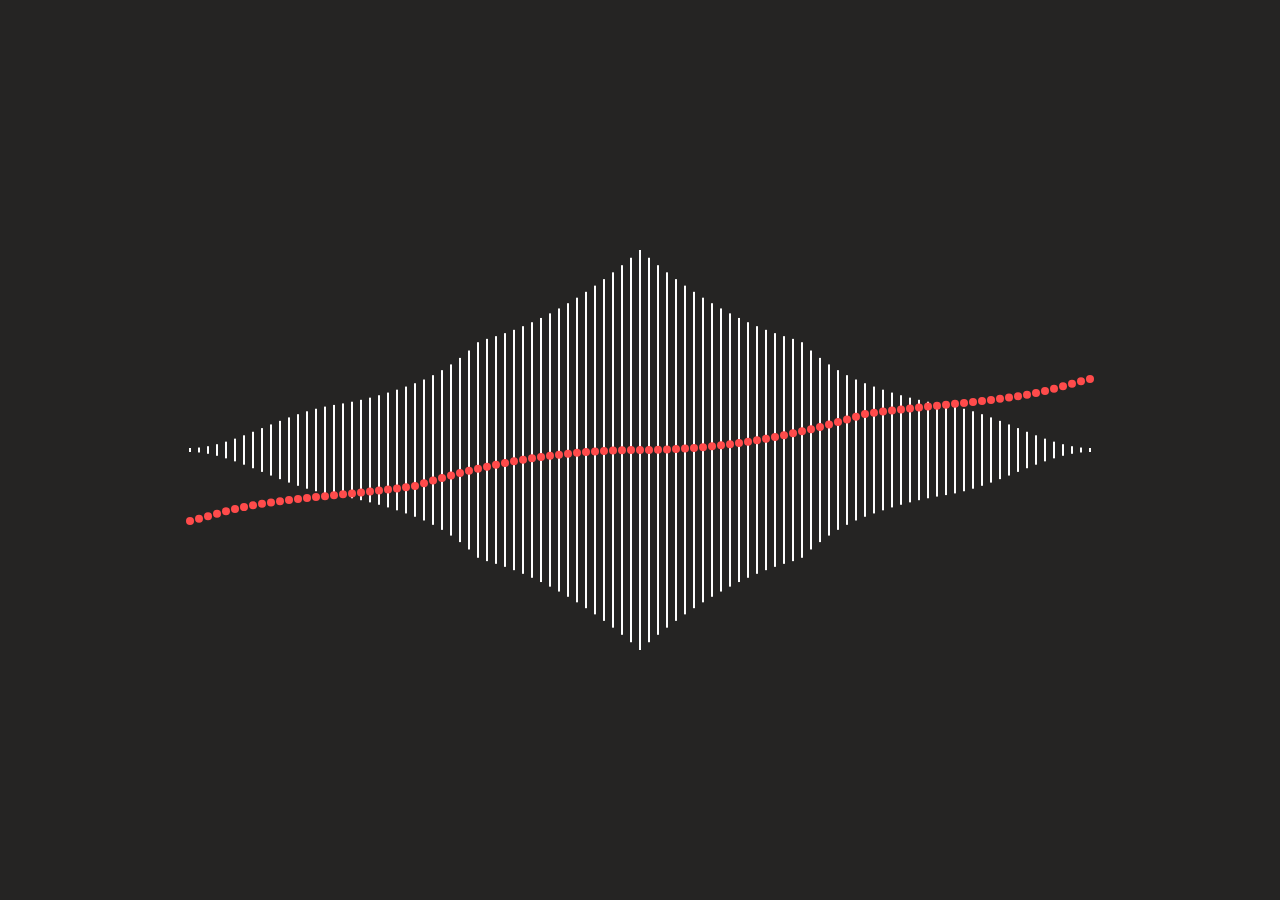
<file: assets/libraries/anime-master/documentation/examples/built-in-easings.html>
<!DOCTYPE html>
<html>
<head>
  <title>built-in easings • anime.js</title>
  <meta charset="utf-8">
  <meta name="viewport" content="width=device-width, initial-scale=1, maximum-scale=1">
  <meta property="og:title" content="anime.js">
  <meta property="og:url" content="https://animejs.com">
  <meta property="og:description" content="Javascript Animation Engine">
  <meta property="og:image" content="https://animejs.com/documentation/assets/img/icons/og.png">
  <meta name="twitter:card" content="summary">
  <meta name="twitter:title" content="anime.js">
  <meta name="twitter:site" content="@juliangarnier">
  <meta name="twitter:description" content="Javascript Animation Engine">
  <meta name="twitter:image" content="https://animejs.com/documentation/assets/img/icons/twitter.png">
  <link rel="apple-touch-icon-precomposed" href="../assets/img/social-media-image.png">
  <link rel="icon" type="image/png" href="../assets/img/favicon.png" >
  <link href="../assets/css/animejs.css" rel="stylesheet">
  <link href="../assets/css/documentation.css" rel="stylesheet">
  <style>

    :root {
      font-size: 24px;
    }

    body {
      display: flex;
      flex-wrap: wrap;
      justify-content: center;
      align-items: center;
      height: 100vh;
    }

    .easing-visualizer {
      position: relative;
      display: flex;
      align-items: center;
      justify-content: space-between;
      width: 100%;
      max-width: 908px;
      padding-bottom: 50%;
    }

    .easing-visualizer .wrapper {
      position: absolute;
      bottom: 0;
      display: flex;
      align-items: center;
      justify-content: space-between;
      width: 100%;
      height: 100%;
    }

    .easing-visualizer .bar {
      width: 2px;
      height: 4px;
      margin: 0 3px;
      background-color: currentColor;
      transform-origin: 50% 50%;
    }

    .easing-visualizer .dot {
      position: relative;
      width: 8px;
      height: 8px;
      background-color: currentColor;
      border-radius: 50%;
    }

  </style>
</head>
<body>

  <div class="easing-visualizer">
    <div class="wrapper bars-wrapper"></div>
    <div class="wrapper dots-wrapper"></div>
  </div>

</body>
<script type="module">

  import anime from '../../src/index.js';

  const easingVisualizerEl = document.querySelector('.easing-visualizer');
  const barsWrapperEl = easingVisualizerEl.querySelector('.bars-wrapper');
  const dotsWrapperEl = easingVisualizerEl.querySelector('.dots-wrapper');
  const barsFragment = document.createDocumentFragment();
  const dotsFragment = document.createDocumentFragment();
  const numberOfBars = 101;

  for (let i = 0; i < numberOfBars; i++) {
    const barEl = document.createElement('div');
    const dotEl = document.createElement('div');
    barEl.classList.add('bar');
    dotEl.classList.add('dot');
    dotEl.classList.add('color-red');
    barsFragment.appendChild(barEl);
    dotsFragment.appendChild(dotEl);
  }

  barsWrapperEl.appendChild(barsFragment);
  dotsWrapperEl.appendChild(dotsFragment);

  // anime.setValue('.easing-visualizer .dot', { translateX: anime.stagger(6) });

  function animateEasing() {

    const easings = [];
    for (let ease in anime.penner) easings.push(ease);
    easings.push('steps('+anime.random(5, 20)+')');
    easings.push('cubicBezier(0.545, 0.475, 0.145, 1)');
    const ease = easings[anime.random(0, easings.length - 1)];
    const duration = 450;

    anime.timeline({
      complete: animateEasing,
      easing: ease,
      duration: duration
    })
    .add({
      targets: '.easing-visualizer .bar',
      scaleY: anime.stagger([1, 100], {easing: ease, from: 'center', direction: 'reverse'}),
      delay: anime.stagger(14, {from: 'center'})
    })
    .add({
      targets: '.easing-visualizer .dot',
      translateY: anime.stagger(['-6rem', '6rem'], {easing: ease, from: 'last'}),
      delay: anime.stagger(10, {from: 'center'})
    }, 0);

  }

  animateEasing();

</script>
</html>
</file>
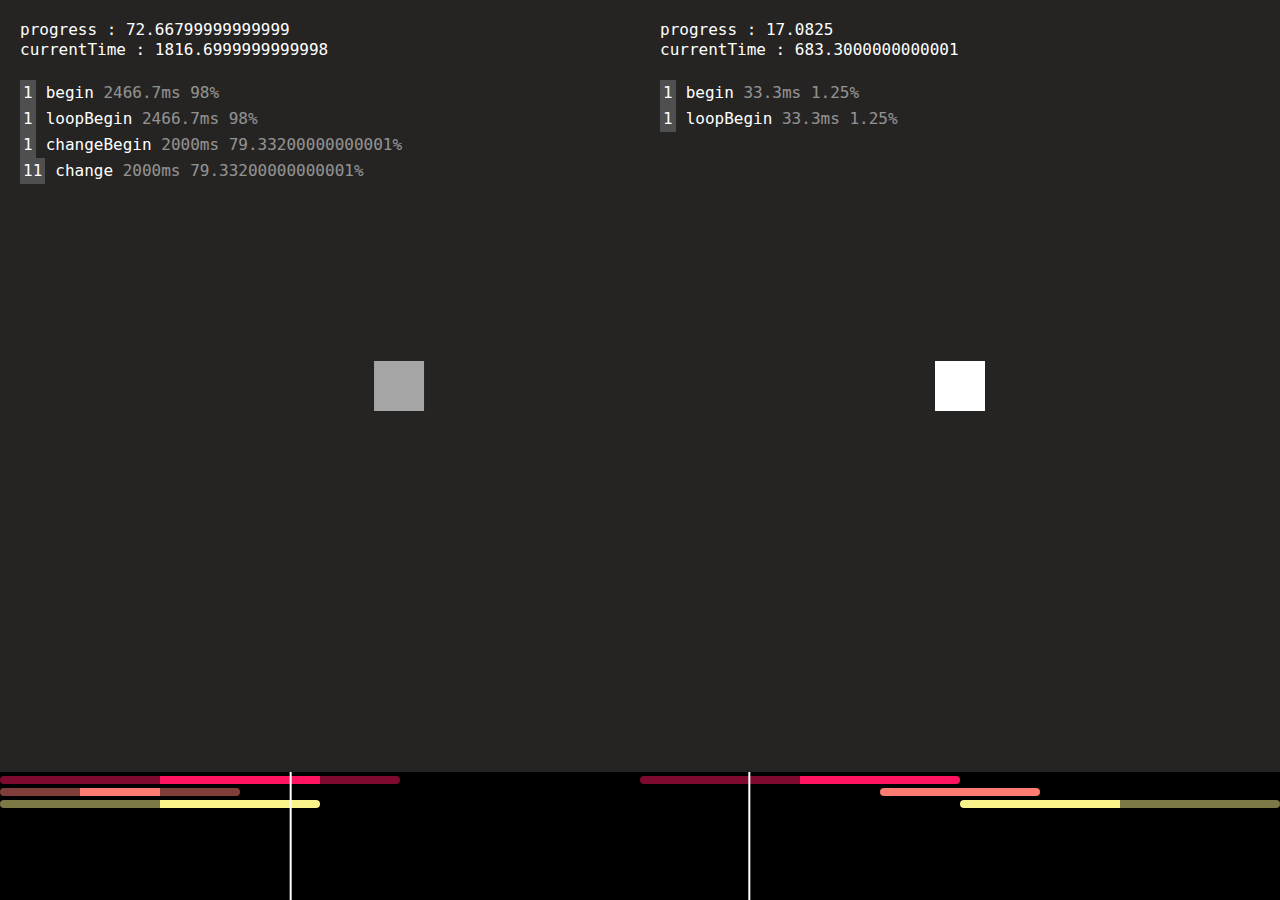
<file: assets/libraries/anime-master/documentation/examples/callbacks.html>
<!DOCTYPE html>
<html>
<head>
  <title>Anime states system | anime.js</title>
  <meta charset="utf-8">
  <meta name="viewport" content="width=device-width, initial-scale=1, maximum-scale=1">
  <meta property="og:title" content="anime.js">
  <meta property="og:url" content="https://animejs.com">
  <meta property="og:description" content="Javascript Animation Engine">
  <meta property="og:image" content="https://animejs.com/documentation/assets/img/icons/og.png">
  <meta name="twitter:card" content="summary">
  <meta name="twitter:title" content="anime.js">
  <meta name="twitter:site" content="@juliangarnier">
  <meta name="twitter:description" content="Javascript Animation Engine">
  <meta name="twitter:image" content="https://animejs.com/documentation/assets/img/icons/twitter.png">
  <link rel="apple-touch-icon-precomposed" href="../assets/img/social-media-image.png">
  <link rel="icon" type="image/png" href="../assets/img/favicon.png" >
  <link href="../assets/css/animejs.css" rel="stylesheet">
  <link href="../assets/css/documentation.css" rel="stylesheet">
  <style>

    body {
      display: flex;
      flex-wrap: no-wrap;
      justify-content: space-around;
      align-items: center;
      position: absolute;
      width: 100%;
      height: 100vh;
      padding-bottom: 128px;
    }

    .el {
      width: 50px;
      height: 50px;
      background-color: currentColor;
    }

    .log {
      overflow-y: scroll;
      position: absolute;
      top: 0;
      height: 100%;
      padding: 20px;
      padding-top: 80px;
      font-size: 16px;
      line-height: 20px;
      text-align: left;
      font-family: monospace;
    }

    .log-animation {
      left: 0;
      width: 50%;
    }

    .log-timeline {
      left: 50%;
      width: 50%;
    }

    .counter {
      display: inline-block;
      margin-right: 10px;
      padding: 3px;
      background-color: rgba(255,255,255,.2);
    }

    .currentTime, .progress { opacity: .5 }

    .time {
      position: absolute;
      top: 0;
      height: 80px;
      padding: 20px;
      font-size: 16px;
      line-height: 20px;
      text-align: left;
      font-family: monospace;
    }

    .time-animation {
      left: 0;
      width: 50%;
    }

    .time-timeline {
      left: 50%;
      width: 50%;
    }

    /* Player animation */

    .timeline {
      position: fixed;
      bottom: 0;
      height: 128px;
      padding-top: 4px;
      background-color: #000;
    }

    .timeline.player-animation {
      width: 50%;
      left: 0;
    }

    .timeline.player-timeline {
      width: 50%;
      left: 50%;
    }

    .tl-needle {
      position: absolute;
      z-index: 2;
      top: 0;
      left: 0;
      bottom: 0;
      width: 2px;
      margin-left: -1px;
      background-color: #FFF;
    }

    .tl-animation {
      position: relative;
      display: flex;
      justify-content: space-between;
      width: auto;
      height: 8px;
      margin-bottom: 4px;
      background-color: currentColor;
      border-radius: .5rem;
    }

    .tl-delay,
    .tl-end-delay {
      width: auto;
      height: 100%;
      background-color: rgba(0,0,0,.5);
    }

  </style>
</head>
<body>

  <div class="el color-04"></div>

  <div class="el color-08"></div>

  <div class="log log-animation"></div>
  <div class="time time-animation"></div>

  <div class="log log-timeline"></div>
  <div class="time time-timeline"></div>

</body>
<script type="module">

  import anime from '../../src/index.js';

  var animationTimeLogEl = document.querySelector('.time-animation');
  var timelineTimeLogEl = document.querySelector('.time-timeline');

  var animation = anime({
    targets: '.el.color-04',
    translateX: [
      {value: 200},
      {value: -200},
      {value: 200}
    ],
    rotate: {
      value: 720,
      easing: 'easeInOutCirc',
      duration: 500,
      delay: 500
    },
    opacity: {
      value: .5,
      easing: 'linear',
      duration: 1000,
      delay: 1000,
      endDelay: 0
    },
    delay: 1000,
    endDelay: 500,
    duration: 1000,
    easing: 'easeOutQuad',
    direction: 'reverse',
    loop: 2,
    autoplay: false,
    update: function(a) {
      animationTimeLogEl.innerHTML = 'progress : ' + a.progress + '<br>currentTime : ' + a.currentTime;
    },
  });


  var tl = anime.timeline({
    targets: '.el.color-08',
    easing: 'easeInOutQuad',
    autoplay: false,
    direction: 'alternate',
    loop: 3,
    update: function(a) {
      timelineTimeLogEl.innerHTML = 'progress : ' + a.progress + '<br>currentTime : ' + a.currentTime;
    }
  })
  .add({
    translateX: 100,
    delay: 1000
  })
  .add({
    translateY: 100
  }, '-=500')
  .add({
    rotate: 360,
    endDelay: 1000
  }, '-=500');


  function animePlayer(instance, playerClass) {

    function createEl(type, className, parentEl) {
      var el = document.createElement(type);
      if (className) el.classList.add(className);
      if (parentEl) parentEl.appendChild(el);
      return el;
    }

    var timelineEl = createEl('div', 'timeline', document.body);
    if (playerClass) timelineEl.classList.add(playerClass);
    var needleEl = createEl('div', 'tl-needle', timelineEl);
    var animations = [];
    var colors = ['#FF1461','#FF7C72','#FBF38C','#A6FF8F','#18FF92','#1CE2B2','#5EF3FB','#61C3FF','#5A87FF','#8453E3','#C26EFF','#FB89FB'];
    var colorIndex = 0;

    function convertMStoEM(ms) { return ms / 100; }
    function convertEMtoMS(em) { return parseFloat(em) * 250; }

    function createAnimationLog(animObj, timelineOffset) {
      var anim = animObj;
      anim.player = {};
      anim.player.animationEl = createEl('div', 'tl-animation', timelineEl);
      anim.player.delayEl = createEl('div', 'tl-delay', anim.player.animationEl);
      anim.player.endDelayEl = createEl('div', 'tl-end-delay', anim.player.animationEl);
      anim.update = function() {
        anime.set(anim.player.animationEl, {
          left: convertMStoEM(timelineOffset) + 'em',
          width: convertMStoEM(anim.duration) + 'em'
        });
        anime.set(anim.player.delayEl, {width: (anim.delay / anim.duration) * 100 + '%'});
        anime.set(anim.player.endDelayEl, {width: (anim.endDelay / anim.duration) * 100 + '%'});
      }
      anime.set(anim.player.animationEl, {color: colors[colorIndex]});
      colorIndex++;
      if (!colors[colorIndex]) colorIndex = 0;
      anim.update();
      animations.push(anim);
      return anim;
    }

    instance.pause();

    var playerAnimation = anime({
      targets: needleEl,
      translateX: convertMStoEM(instance.duration) + 'em',
      duration: instance.duration,
      direction: instance.direction,
      loop: instance.loop,
      easing: 'linear',
      update: function(a) {
        instance.seek(a.currentTime);
      },
      complete: function(a) {
        instance.seek(a.currentTime);
      }
    });

    if (instance.children.length) {
      instance.children.forEach(function(child) {
        child.animations.forEach(function(anim) {
          createAnimationLog(anim, child.timelineOffset);
        });
      })
    } else {
      instance.animations.forEach(function(anim) {
        createAnimationLog(anim);
      });
    }

  }

  animePlayer(animation, 'player-animation');
  animePlayer(tl, 'player-timeline');

  function logCallbacks(animation, logEl, callbacks) {

    function appendLog(cbName) {
      animation[cbName] = function() {
        var pEl = document.createElement('p');
        var counterSpanEl = document.createElement('span');
        var currentTimeSpanEl = document.createElement('span');
        var progressSpanEl = document.createElement('span');
        var textSpanEl = document.createElement('span');
        var lastPEl = logEl.querySelector('p:last-child');
        currentTimeSpanEl.innerHTML = ' ' + animation.currentTime + 'ms';
        progressSpanEl.innerHTML = ' ' + animation.progress + '%';
        if (lastPEl && lastPEl.querySelector('.text').innerHTML === cbName) {
          var lastCountEl = lastPEl.querySelector('.counter');
          var lastCountValue = parseFloat(lastCountEl.innerHTML);
          lastCountValue++;
          lastCountEl.innerHTML = lastCountValue;
        } else {
          counterSpanEl.innerHTML = 1;
          textSpanEl.innerHTML = cbName;
          counterSpanEl.classList.add('counter');
          textSpanEl.classList.add('text');
          currentTimeSpanEl.classList.add('currentTime');
          progressSpanEl.classList.add('progress');
          pEl.appendChild(counterSpanEl);
          pEl.appendChild(textSpanEl);
          pEl.appendChild(currentTimeSpanEl);
          pEl.appendChild(progressSpanEl);
          logEl.appendChild(pEl);
          logEl.scrollTop = logEl.scrollHeight;
        }
      }
    }

    callbacks.forEach(appendLog);

  }

  logCallbacks(animation, document.querySelector('.log-animation'), [
    'begin',
    'loopBegin',
    'changeBegin',
    'change',
    'changeComplete',
    'loopComplete',
    'complete'
  ]);


  logCallbacks(tl, document.querySelector('.log-timeline'), ['begin',
    'loopBegin',
    'changeBegin',
    'change',
    'changeComplete',
    'loopComplete',
    'complete'
  ]);


</script>
</html>
</file>
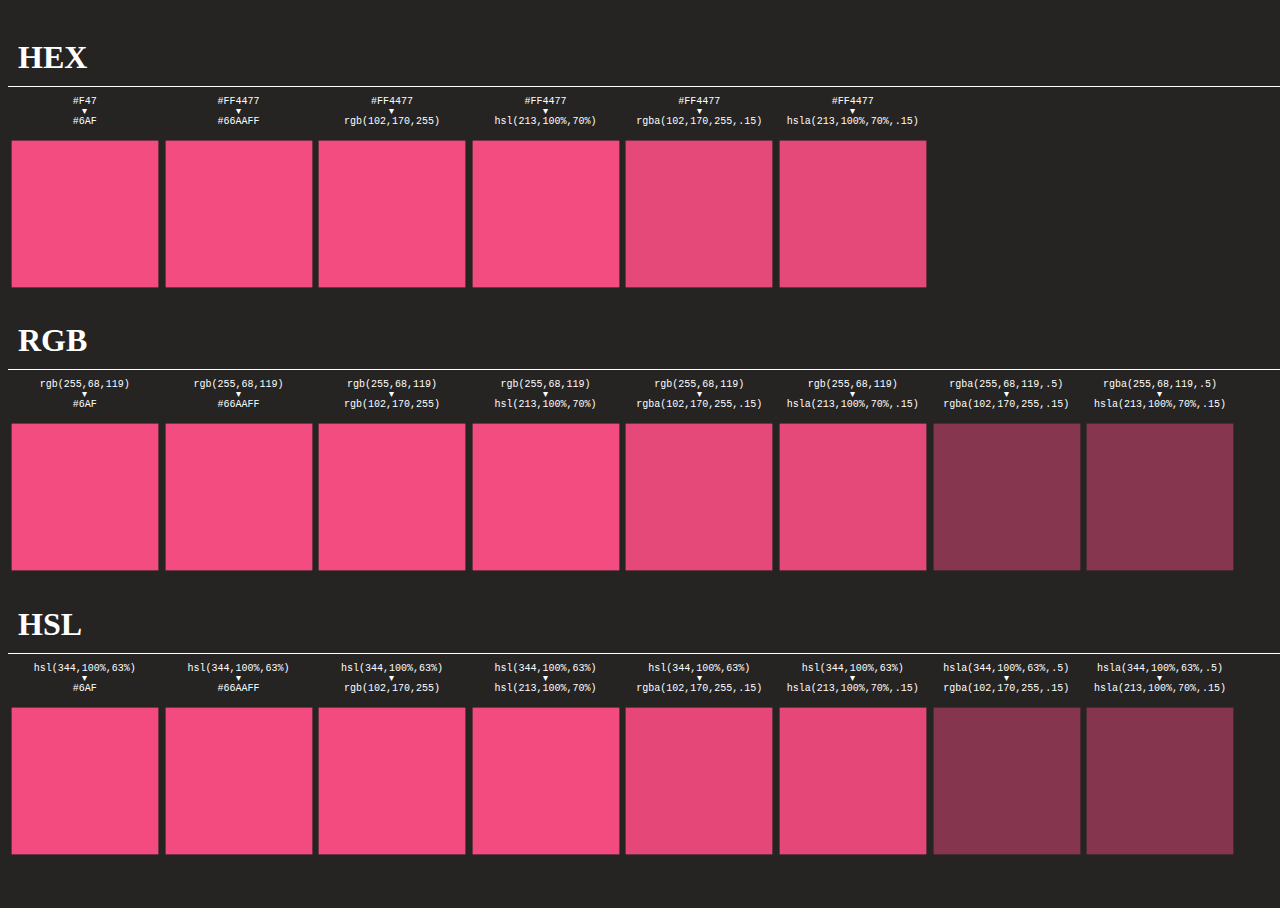
<file: assets/libraries/anime-master/documentation/examples/colors-test.html>
<!DOCTYPE html>
<html>
<head>
  <title>Colors test | anime.js</title>
  <meta charset="utf-8">
  <meta name="viewport" content="width=device-width, initial-scale=1, maximum-scale=1">
  <meta property="og:title" content="anime.js">
  <meta property="og:url" content="https://animejs.com">
  <meta property="og:description" content="Javascript Animation Engine">
  <meta property="og:image" content="https://animejs.com/documentation/assets/img/icons/og.png">
  <meta name="twitter:card" content="summary">
  <meta name="twitter:title" content="anime.js">
  <meta name="twitter:site" content="@juliangarnier">
  <meta name="twitter:description" content="Javascript Animation Engine">
  <meta name="twitter:image" content="https://animejs.com/documentation/assets/img/icons/twitter.png">
  <link rel="apple-touch-icon-precomposed" href="../assets/img/social-media-image.png">
  <link rel="icon" type="image/png" href="../assets/img/favicon.png">
  <link href="../assets/css/documentation.css" rel="stylesheet">
  <script src="../../lib/anime.min.js"></script>
  <!-- <script src="../assets/js/anime/anime.2.0.2.js"></script> -->
  <!-- <script src="../assets/js/anime/anime.1.3.js"></script> -->
  <style>
    body {
      width: 100%;
      height: 100vh;
    }
    .color-tests {
      display: flex;
      flex-wrap: wrap;
    }
    .section-title {
      display: block;
      width: 100%;
      margin-bottom: 10px;
      padding: 10px;
      border-bottom: 1px solid #FFF;
    }
    .color-test {
      flex-shrink: 2;
      text-align: center;
      font-size: 10px;
      line-height: 1em;
      font-family: monospace;
    }
    .color-el {
      display: flex;
      align-items: center;
      justify-content: center;
      position: relative;
      width: 12vw;
      height: 12vw;
      margin-top: 10px;
    }
  </style>
</head>
<body>
  <section class="color-section">
    <h1 class="section-title">HEX</h1>
    <div class="color-tests">
      <div class="color-test hex-to-hex-shorthand">#F47<br>▾<br>#6AF</div>
      <div class="color-test hex-to-hex">#FF4477<br>▾<br>#66AAFF</div>
      <div class="color-test hex-to-rgb">#FF4477<br>▾<br>rgb(102,170,255)</div>
      <div class="color-test hex-to-hsl">#FF4477<br>▾<br>hsl(213,100%,70%)</div>
      <div class="color-test hex-to-rgba">#FF4477<br>▾<br>rgba(102,170,255,.15)</div>
      <div class="color-test hex-to-hsla">#FF4477<br>▾<br>hsla(213,100%,70%,.15)</div>
    </div>
  </section>
  <section class="color-section">
    <h1 class="section-title">RGB</h1>
    <div class="color-tests">
      <div class="color-test rgb-to-hex-shorthand">rgb(255,68,119)<br>▾<br>#6AF</div>
      <div class="color-test rgb-to-hex">rgb(255,68,119)<br>▾<br>#66AAFF</div>
      <div class="color-test rgb-to-rgb">rgb(255,68,119)<br>▾<br>rgb(102,170,255)</div>
      <div class="color-test rgb-to-hsl">rgb(255,68,119)<br>▾<br>hsl(213,100%,70%)</div>
      <div class="color-test rgb-to-rgba">rgb(255,68,119)<br>▾<br>rgba(102,170,255,.15)</div>
      <div class="color-test rgb-to-hsla">rgb(255,68,119)<br>▾<br>hsla(213,100%,70%,.15)</div>
      <div class="color-test rgba-to-rgba">rgba(255,68,119,.5)<br>▾<br>rgba(102,170,255,.15)</div>
      <div class="color-test rgba-to-hsla">rgba(255,68,119,.5)<br>▾<br>hsla(213,100%,70%,.15)</div>
    </div>
  </section>
  <section class="color-section">
    <h1 class="section-title">HSL</h1>
    <div class="color-tests">
      <div class="color-test hsl-to-hex-shorthand">hsl(344,100%,63%)<br>▾<br>#6AF</div>
      <div class="color-test hsl-to-hex">hsl(344,100%,63%)<br>▾<br>#66AAFF</div>
      <div class="color-test hsl-to-rgb">hsl(344,100%,63%)<br>▾<br>rgb(102,170,255)</div>
      <div class="color-test hsl-to-hsl">hsl(344,100%,63%)<br>▾<br>hsl(213,100%,70%)</div>
      <div class="color-test hsl-to-rgba">hsl(344,100%,63%)<br>▾<br>rgba(102,170,255,.15)</div>
      <div class="color-test hsl-to-hsla">hsl(344,100%,63%)<br>▾<br>hsla(213,100%,70%,.15)</div>
      <div class="color-test hsla-to-rgba">hsla(344,100%,63%,.5)<br>▾<br>rgba(102,170,255,.15)</div>
      <div class="color-test hsla-to-hsla">hsla(344,100%,63%,.5)<br>▾<br>hsla(213,100%,70%,.15)</div>
    </div>
  </section>
  <script>

    var colorTestEls = document.querySelectorAll('.color-test');

    function createTest(el) {
      var testHtml = el.innerHTML;
      var testValues = testHtml.split('<br>▾<br>');
      var colorEl = document.createElement('div');
      colorEl.classList.add('color-el');
      el.appendChild(colorEl);
      anime({
        targets: colorEl,
        backgroundColor: [testValues[0], testValues[1]],
        scale: [.97, .75],
        direction: 'alternate',
        easing: 'easeInOutSine',
        duration: 4000,
        loop: true
      });
    }

    for (var i = 0; i < colorTestEls.length; i++) createTest(colorTestEls[i]);

  </script>
</body>
</html>
</file>
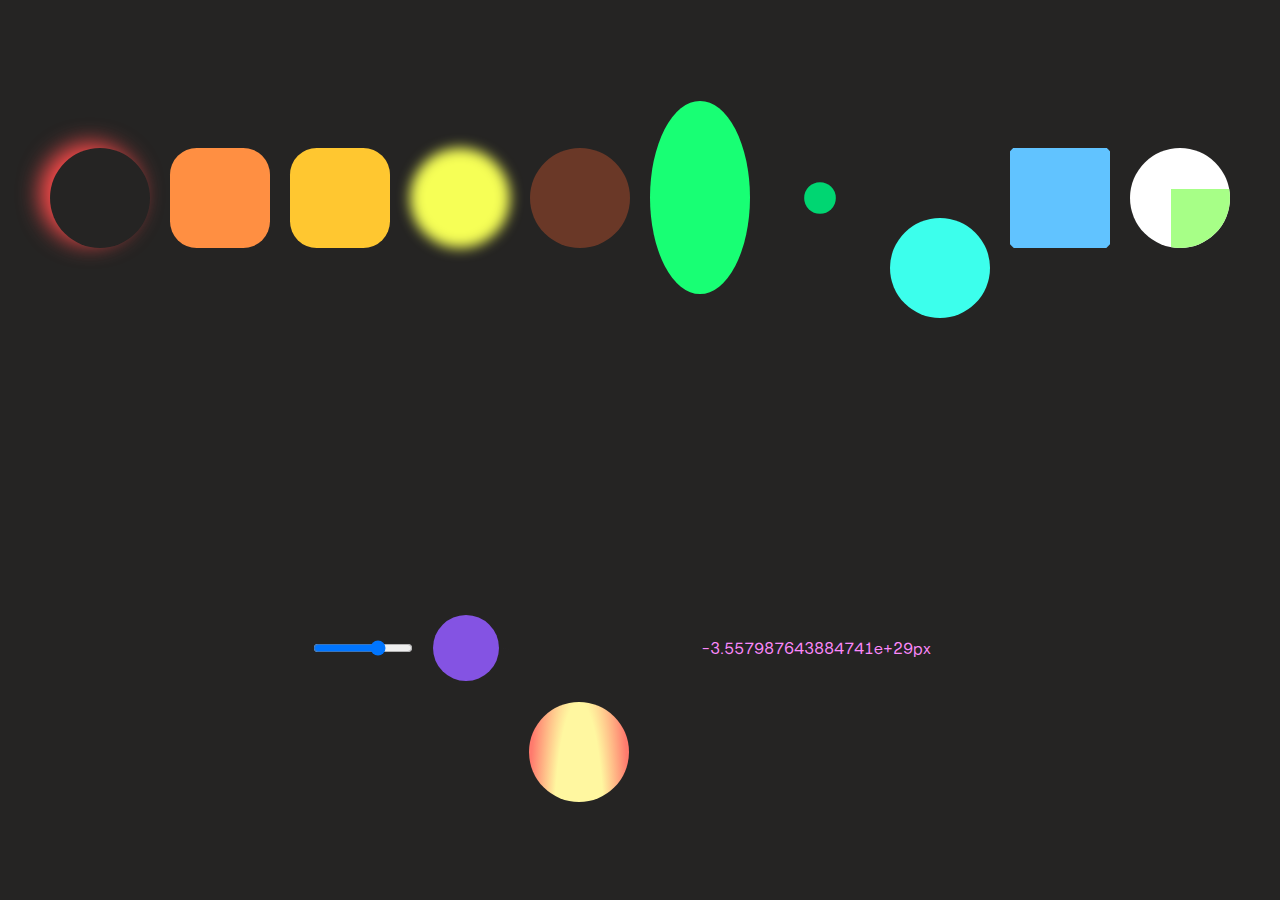
<file: assets/libraries/anime-master/documentation/examples/complex-properties.html>
<!DOCTYPE html>
<html>
<head>
  <title>Complex properties | anime.js</title>
  <meta charset="utf-8">
  <meta name="viewport" content="width=device-width, initial-scale=1, maximum-scale=1">
  <meta property="og:title" content="anime.js">
  <meta property="og:url" content="https://animejs.com">
  <meta property="og:description" content="Javascript Animation Engine">
  <meta property="og:image" content="https://animejs.com/documentation/assets/img/icons/og.png">
  <meta name="twitter:card" content="summary">
  <meta name="twitter:title" content="anime.js">
  <meta name="twitter:site" content="@juliangarnier">
  <meta name="twitter:description" content="Javascript Animation Engine">
  <meta name="twitter:image" content="https://animejs.com/documentation/assets/img/icons/twitter.png">
  <link rel="apple-touch-icon-precomposed" href="../assets/img/social-media-image.png">
  <link href="../assets/css/animejs.css" rel="stylesheet">
  <link href="../assets/css/documentation.css" rel="stylesheet">
  <!-- <script src="../../lib/anime.min.js"></script> -->
  <!-- <script src="../assets/js/anime/anime.1.3.js"></script> -->
  <!-- <script src="../assets/js/anime/anime.2.0.1.js"></script> -->
  <style>
    body {
      display: flex;
      flex-wrap: wrap;
      justify-content: center;
      align-items: center;
      min-height: 100vh;
    }
    .item {
      width: 100px;
      height: 100px;
      margin-top: 20px;
      border-radius: 50%;
      background-color: currentColor;
      margin: 10px;
    }
    .box-shadow {
      background-color: transparent;
    }
    .clip-path {
      border-radius: 0;
    }
    .auto-property {
      background-image: radial-gradient(50% 100%, #FFF7A0 50%, #FF7A6D 100%);
      background-size: auto 100px;
    }
    .exponent-values {
      width: 300px;
      background-color: transparent;
      text-align: center;
    }
  </style>
</head>
<body>
  <div class="box-shadow item color-red"></div>
  <div class="unit-less item color-orange"></div>
  <div class="specified-unit item color-lightorange"></div>
  <div class="filter item color-yellow"></div>
  <div class="rgba item color-citrus"></div>
  <div class="calc item color-green"></div>
  <div class="zero-value item color-darkgreen"></div>
  <div class="round-value item color-turquoise"></div>
  <div class="clip-path item color-skyblue"></div>
  <svg class="item" xmlns="http://www.w3.org/2000/svg" viewBox="0 0 100 100">
    <g id="Page-1" fill="none" fill-rule="evenodd">
      <g id="svg" fill="#A7FF87">
        <rect id="Rectangle" width="50" height="50" x="25" y="25"/>
      </g>
    </g>
  </svg>
  <input class="item" type="range" value="0" min="0" max="100">
  <div class="basic-css color-lavender item"></div>
  <div class="auto-property color-purple item"></div>
  <input class="exponent-values color-pink item" value="-1.1234567890123456789e+30px"></input>
  <script type="module">
    
    import anime from "../../src/index.js";

    var boxShadow = anime({
      targets: '.box-shadow',
      boxShadow: [
        {value: ['10px -10px 10px 0 currentColor', '10px 10px 20px 0 currentColor']},
        {value: '-10px 10px 30px 0 currentColor'},
        {value: '-10px -10px 20px 0 currentColor'},
        {value: '10px -10px 10px 0 currentColor'}
      ],
      loop: true,
      easing: 'linear'
    });
    var unitLess = anime({
      targets: '.unit-less',
      borderRadius: 16,
      loop: true,
      direction: 'alternate',
      easing: 'linear'
    });
    var specifiedUnit = anime({
      targets: '.specified-unit',
      borderRadius: '1em',
      loop: true,
      direction: 'alternate',
      easing: 'linear'
    });
    var filter = anime({
      targets: '.filter',
      filter: ["blur(20px)", "blur(0px)"],
      loop: true,
      direction: 'alternate',
      easing: 'linear'
    });
    var rgba = anime({
      targets: '.rgba',
      backgroundColor: ['rgba(255,100,50,1)', 'rgba(255,100,50,.0)'],
      loop: true,
      direction: 'alternate',
      easing: 'linear'
    });
    var calc = anime({
      targets: '.calc',
      height: ['calc(25% - 100px)', 'calc(25% - 0px)'],
      loop: true,
      direction: 'alternate',
      easing: 'linear'
    });
    var zeroValue = anime({
      targets: '.zero-value',
      scale: 0,
      loop: true,
      direction: 'alternate',
      easing: 'linear'
    });
    var roundValue = anime({
      targets: '.round-value',
      translateY: 100,
      round: .1,
      loop: true,
      direction: 'alternate',
      easing: 'linear'
    });
    var clipPath = anime({
      targets: '.clip-path',
      clipPath: ['circle(0px at center)', 'circle(100px at center)'],
      loop: true,
      direction: 'alternate',
      easing: 'linear'
    });
    var svgTransform = anime({
      targets: 'rect',
      transform: 'translate(10 10) scale(2)',
      loop: true,
      direction: 'alternate',
      easing: 'linear'
    });
    var rangeValue = anime({
      targets: 'input[type="range"]',
      value: 100,
      loop: true,
      direction: 'alternate',
      easing: 'linear'
    });
    var basicCSS = anime({
      targets: '.basic-css',
      width: 50,
      height: 50,
      loop: true,
      direction: 'alternate',
      easing: 'linear'
    });
    var autoProperty = anime({
      targets: '.auto-property',
      backgroundSize: ['auto 10px', 'auto 400px'],
      margin: '20% 40px 10px 30px',
      loop: true,
      direction: 'alternate',
      easing: 'linear'
    });
    var exponentValues = anime({
      targets: '.exponent-values',
      value: '+1.0123456789012346e+21px',
      loop: true,
      direction: 'alternate',
      easing: 'linear'
    });
  </script>
</body>
</html>
</file>
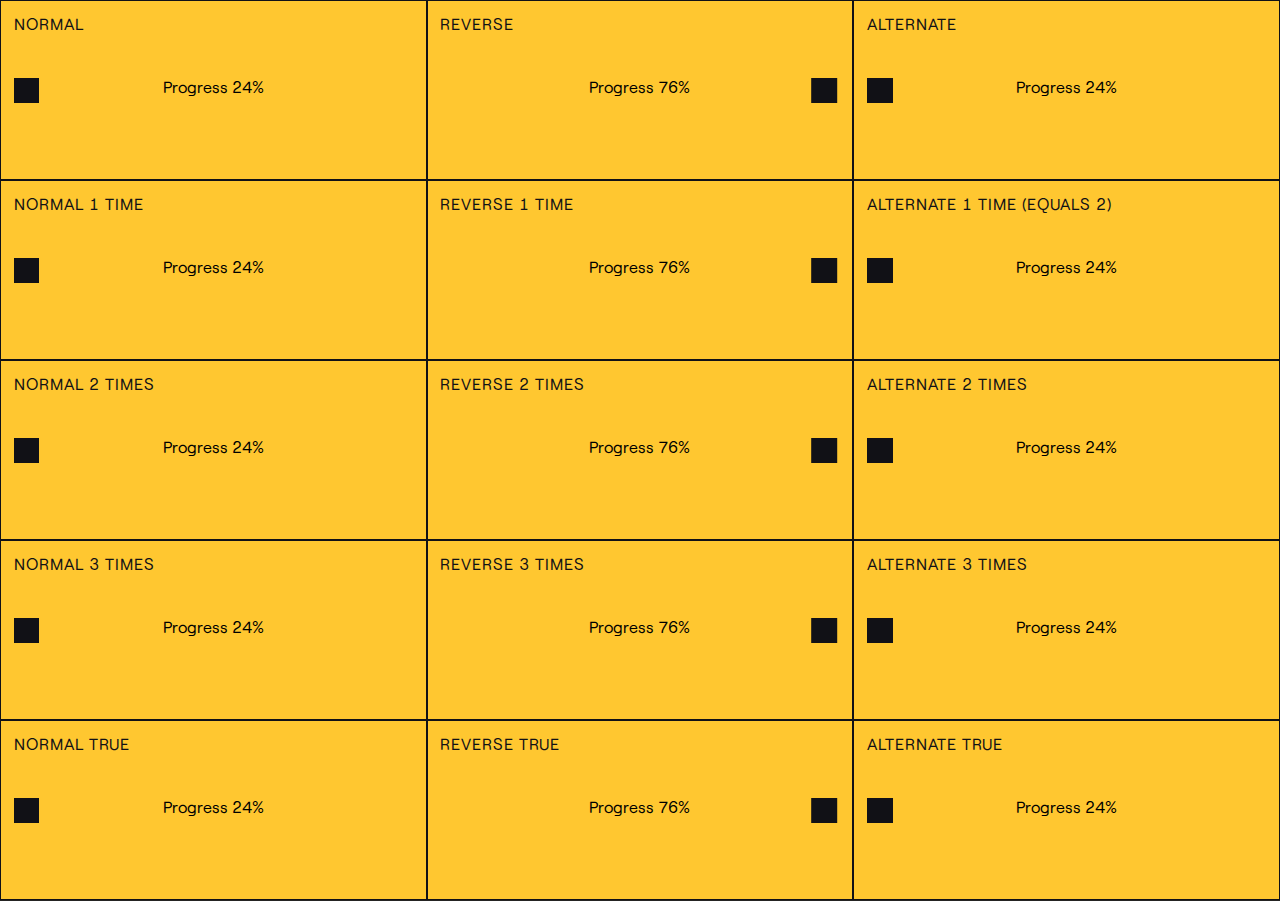
<file: assets/libraries/anime-master/documentation/examples/directions-testing.html>
<!DOCTYPE html>
<html>
<head>
  <title>Diretions Testing | anime.js</title>
  <meta charset="utf-8">
  <meta name="viewport" content="width=device-width, initial-scale=1, maximum-scale=1">
  <meta property="og:title" content="anime.js">
  <meta property="og:url" content="https://animejs.com">
  <meta property="og:description" content="Javascript Animation Engine">
  <meta property="og:image" content="https://animejs.com/documentation/assets/img/icons/og.png">
  <meta name="twitter:card" content="summary">
  <meta name="twitter:title" content="anime.js">
  <meta name="twitter:site" content="@juliangarnier">
  <meta name="twitter:description" content="Javascript Animation Engine">
  <meta name="twitter:image" content="https://animejs.com/documentation/assets/img/icons/twitter.png">
  <link rel="apple-touch-icon-precomposed" href="../assets/img/social-media-image.png">
  <link rel="icon" type="image/png" href="../assets/img/favicon.png">
  <link href="../assets/css/animejs.css" rel="stylesheet">
  <link href="../assets/css/documentation.css" rel="stylesheet">
  <script src="../../lib/anime.min.js"></script>
  <style>
    body {
      display: flex;
      flex-wrap: wrap;
      align-items: center;
      justify-content: flex-start;
      height: auto;
    }
    article {
      padding: 1vw;
      position: relative;
      width: 33.33%;
      height: 20vh;
      background: currentColor;
      border: 1px solid #111116;
    }
    h2 {
      color: #111116;
    }
    .el {
      position: relative;
      top: 5vh;
      width: 2vw;
      height: 2vw;
      background: #111116;
    }
    .logs {
      display: flex;
      flex-direction: column;
      flex-wrap: wrap;
      align-items: center;
      justify-content: center;
      position: absolute;
      top: 1vh;
      left: 0;
      bottom: 0;
      height: 19vh;
      width: 100%;
    }
    input {
      text-align: center;
      background: none;
      border: none;
    }
  </style>
</head>
<body>
  <script>
    function createTest(title, numberOfTargets, params) {
      var testEl = document.createElement('article');
      var testZoneEl = document.createElement('div');
      var logsEl = document.createElement('div');
      var progressEl = document.createElement('input');
      var promiseEl = document.createElement('input');
      var h2El = document.createElement('h2');

      for (var i = 0; i < numberOfTargets; i++) {
        var el = document.createElement('div');
        el.classList.add('el');
        testZoneEl.appendChild(el);
      }

      h2El.innerHTML = title;
      testEl.appendChild(h2El);
      logsEl.classList.add('logs');
      logsEl.appendChild(progressEl);
      logsEl.appendChild(promiseEl);
      testEl.appendChild(logsEl);
      testEl.appendChild(testZoneEl);
      document.body.appendChild(testEl);

      params.targets = testZoneEl.querySelectorAll('div');
      params.translateX = '29vw';
      params.delay = 1000;
      params.endDelay = 1000;
      params.easing = 'easeInOutQuad';
      params.begin = function() { testEl.classList.add('color-lightorange') };
      params.update = function(a) { 
        testEl.classList.add('color-red');
        progressEl.value = 'Progress ' + Math.round(a.progress) + '%';
      };
      params.complete = function() { testEl.classList.add('color-darkgreen') };
      var animation = anime(params);
      animation.finished.then(function() {
        promiseEl.value = 'Promise resolved'
        console.log('Promise resolved');
      });
      testEl.onclick = function() {
        testEl.classList.add('color-red');
        testEl.classList.remove('color-lightorange');
        testEl.classList.remove('color-darkgreen');
        animation.restart();
      }
    }

    createTest('Normal', 1, {});

    createTest('Reverse', 1, {
      direction: 'reverse'
    });

    createTest('Alternate', 1, {
      direction: 'alternate'
    });

    createTest('Normal 1 time', 1, {
      loop: 1
    });

    createTest('Reverse 1 time', 1, {
      direction: 'reverse',
      loop: 1
    });

    createTest('Alternate 1 time (equals 2)', 1, {
      direction: 'alternate',
      loop: 1
    });

    createTest('Normal 2 times', 1, {
      loop: 2
    });

    createTest('Reverse 2 times', 1, {
      direction: 'reverse',
      loop: 2
    });

    createTest('Alternate 2 times', 1, {
      direction: 'alternate',
      loop: 2
    });

    createTest('Normal 3 times', 1, {
      loop: 3
    });

    createTest('Reverse 3 times', 1, {
      direction: 'reverse',
      loop: 3
    });

    createTest('Alternate 3 times', 1, {
      direction: 'alternate',
      loop: 3
    });

    createTest('Normal true', 1, {
      loop: true
    });

    createTest('Reverse true', 1, {
      direction: 'reverse',
      loop: true
    });

    createTest('Alternate true', 1, {
      direction: 'alternate',
      loop: true
    });



  </script>
</body>
</html>
</file>
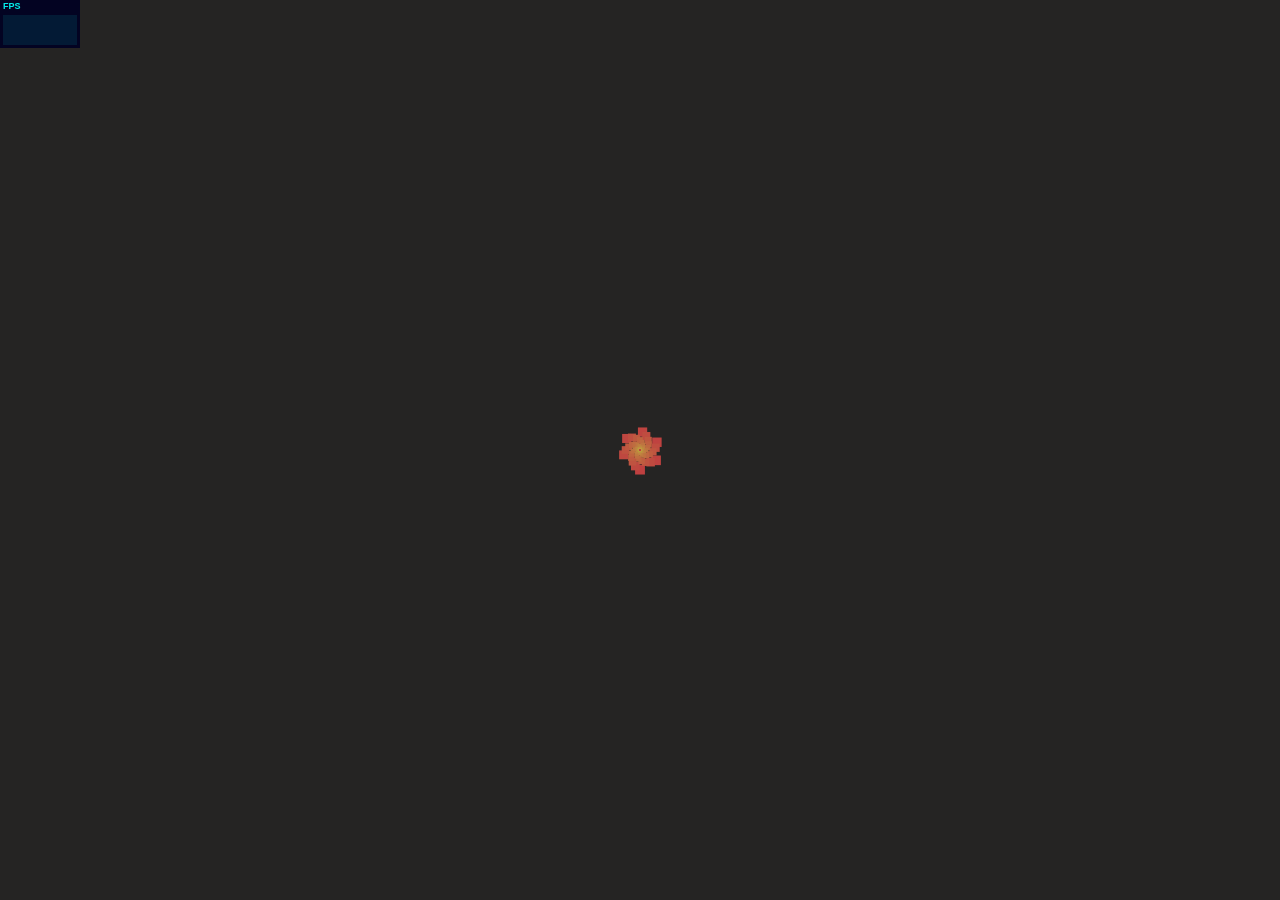
<file: assets/libraries/anime-master/documentation/examples/DOM-stress-test.html>
<!DOCTYPE html>
<html>
<head>
  <title>DOM stress test | anime.js</title>
  <meta charset="utf-8">
  <meta name="viewport" content="width=device-width, initial-scale=1, maximum-scale=1">
  <meta property="og:title" content="anime.js">
  <meta property="og:url" content="https://animejs.com">
  <meta property="og:description" content="Javascript Animation Engine">
  <meta property="og:image" content="https://animejs.com/documentation/assets/img/icons/og.png">
  <meta name="twitter:card" content="summary">
  <meta name="twitter:title" content="anime.js">
  <meta name="twitter:site" content="@juliangarnier">
  <meta name="twitter:description" content="Javascript Animation Engine">
  <meta name="twitter:image" content="https://animejs.com/documentation/assets/img/icons/twitter.png">
  <link rel="apple-touch-icon-precomposed" href="../assets/img/social-media-image.png">
  <link rel="icon" type="image/png" href="../assets/img/favicon.png" >
  <link href="../assets/css/animejs.css" rel="stylesheet">
  <link href="../assets/css/documentation.css" rel="stylesheet">
  <script src="../../lib/anime.min.js"></script>
  <!-- <script src="../assets/js/anime/anime.2.0.2.js"></script> -->
  <!-- <script src="../assets/js/anime/anime.1.0.js"></script> -->
  <style>

    .el {
      position: absolute;
      top: 50%;
      left: 50%;
      width: 1em;
      height: 1em;
      margin: -.5em 0 0 -.5em;
      font-size: 20px;
    }

  </style>
</head>
<body></body>
<script>

  var wrapperEl = document.body;
  var numberOfEls = 500;
  var duration = numberOfEls * 10;
  var radius = window.innerWidth < window.innerHeight ? window.innerWidth : window.innerHeight;
  var distance = (radius / 4 <= 150 ? 150 : radius / 2.5) / 16; 

  function createEl(i) {
    var el = document.createElement('div');
    var hue = Math.round(360 / numberOfEls * i);
    el.classList.add('el');
    //el.style.border = '5px solid hsl(' + hue + ', 50%, 50%)';
    el.style.backgroundColor = 'hsl(' + hue + ', 50%, 50%)';
    wrapperEl.appendChild(el);
    anime({
      targets: el,
      translateX: Math.sin(i) * distance + 'rem',
      translateY: Math.cos(i) * distance + 'rem',
      scale: [
        {value: [.1, 2]},
        {value: .1}
      ],
      easing: 'easeInOutSine',
      loop: true,
      duration: duration,
      delay: i * (duration / numberOfEls)
    });
  };

  for (var i = 0; i < numberOfEls; i++) createEl(i);

  </script>
  <script src="../assets/js/vendors/stats.min.js"></script>
</html>
</file>
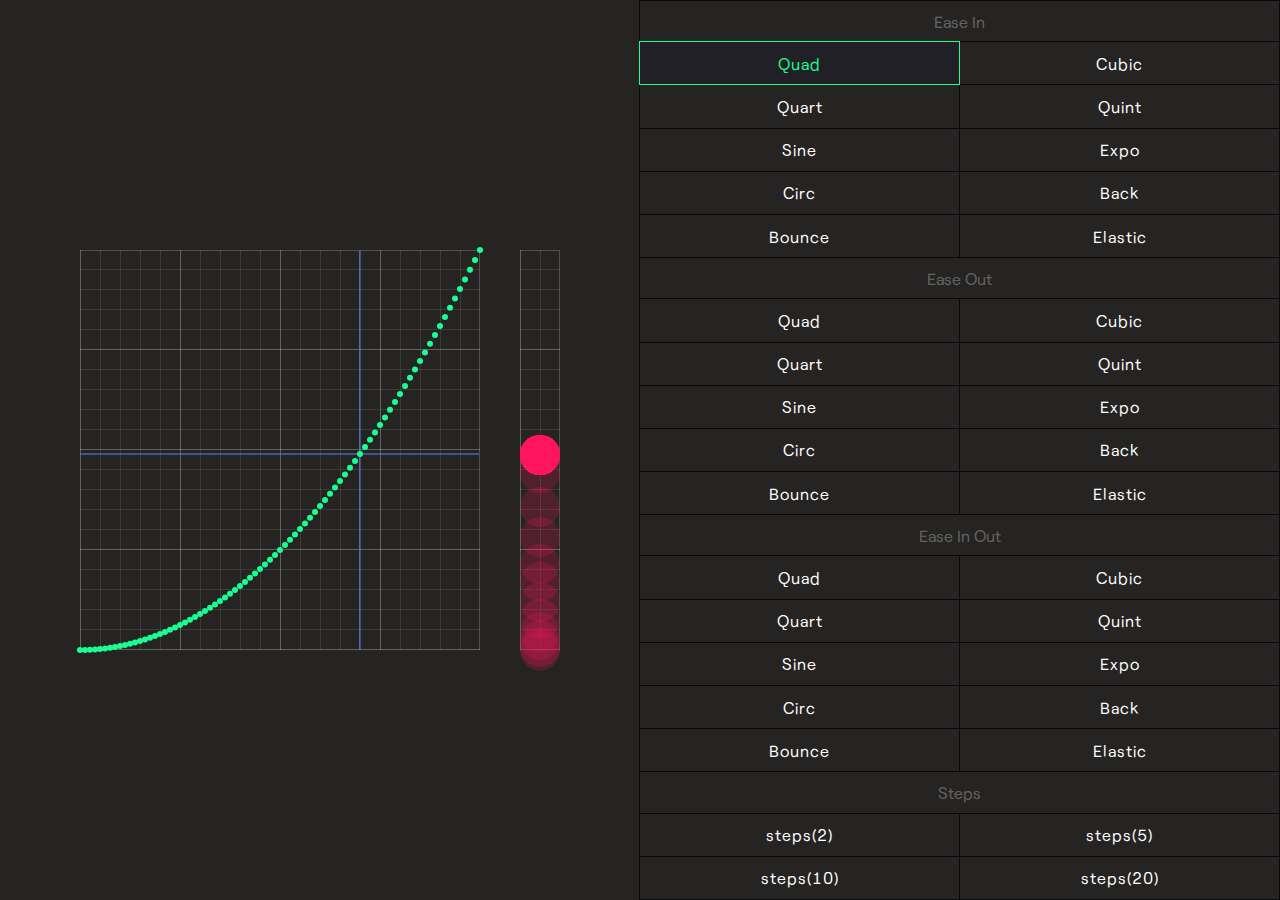
<file: assets/libraries/anime-master/documentation/examples/ease-visualizer.html>
<!DOCTYPE html>
<html>
<head>
  <title>Ease visualizer | anime.js</title>
  <meta charset="utf-8">
  <meta name="viewport" content="width=device-width, initial-scale=1, maximum-scale=1">
  <meta property="og:title" content="anime.js">
  <meta property="og:url" content="https://animejs.com">
  <meta property="og:description" content="Javascript Animation Engine">
  <meta property="og:image" content="https://animejs.com/documentation/assets/img/icons/og.png">
  <meta name="twitter:card" content="summary">
  <meta name="twitter:title" content="anime.js">
  <meta name="twitter:site" content="@juliangarnier">
  <meta name="twitter:description" content="Javascript Animation Engine">
  <meta name="twitter:image" content="https://animejs.com/documentation/assets/img/icons/twitter.png">
  <link rel="apple-touch-icon-precomposed" href="../assets/img/social-media-image.png">
  <link rel="icon" type="image/png" href="../assets/img/favicon.png">
  <link href="../assets/css/animejs.css" rel="stylesheet">
  <link href="../assets/css/documentation.css" rel="stylesheet">
  <!-- <script src="../../lib/anime.min.js"></script> -->
  <style>
    .easings {
      display: flex;
      justify-content: space-between;
      align-items: center;
      flex-direction: column;
      position: absolute;
      width: 100%;
      height: 100%;
    }
    .output {
      display: flex;
      justify-content: center;
      align-items: center;
      position: relative;
      width: 100%;
      height: 400px;
    }
    .options {
      display: flex;
      flex-wrap: wrap;
      flex-direction: row;
      width: 100%;
      min-height: 300px;
      border-top: 1px solid #09090B;
    }
    .grid {
      border-top: 1px solid rgba(255,255,255,0.2);
      border-right: 1px solid rgba(255,255,255,0.2);
      background: linear-gradient(0deg, rgba(255,255,255,0.2) 1px, rgba(0,0,0,0) 1px),
                  linear-gradient(90deg, rgba(255,255,255,0.2) 1px, rgba(0,0,0,0) 1px),
                  linear-gradient(0deg, rgba(255,255,255,0.1) 1px, rgba(0,0,0,0) 1px),
                  linear-gradient(90deg, rgba(255,255,255,0.1) 1px, rgba(0,0,0,0) 1px);
      background-position: 0px -1px;
      background-size: 100px 100px, 100px 100px, 20px 20px, 20px 20px;
    }
    .visualizer-wrapper {
      position: relative;
      width: 100%;
      height: 100%;
    }
    .visualizer {
      position: relative;
      width: 100%;
    }
    .value {
      position: relative;
      width: 20px;
      height: 100%;
      margin-left: 20px;
    }
    @media screen and (min-width: 980px) {
      .easings {
        flex-direction: row;
      }
      .output {
        width: 50%;
        height: 100%;
      }
      .options {
        width: 50%;
        height: 100%;
      }
      .visualizer-wrapper {
        width: 400px;
        height: 400px;
      }
      .value {
        width: 40px;
        height: 400px;
        margin-left: 40px;
      }
    }
    .axis {
      position: absolute;
      background: #5A87FF;
    }
    .axis.x {
      width: 1px;
      height: 100%;
      transform-origin: 0 0;
    }
    .axis.y {
      bottom: 0;
      width: 100%;
      height: 1px;
      transform-origin: 100% 0;
    }
    .graph {
      position: absolute;
      top: 0;
      left: 0;
      right: 0;
      bottom: 0;
    }
    .cursor {
      position: absolute;
      z-index: 2;
      width: 40px;
      height: 40px;
      margin-top: -20px;
      background: #FF1461;
      border-radius: 50%;
      transform: translateY(100px);
    }
    .curve {
      display: flex;
      justify-content: space-between;
      align-items: flex-end;
      overflow: visible;
      position: relative;
      z-index: 1;
      width: 100%;
      height: 100%;
    }
    .curve-dot {
      position: relative;
      width: 6px;
      height: 6px;
      margin-bottom: -3px;
      margin-left: -3px;
      border-radius: 50%;
      flex-shrink: 0;
      background-color: #18FF92;
    }
    .curve-dot:first-child {
      margin-left: -3px;
    }
    .curve-dot:last-child {
      margin-right: -4px;
    }
    button {
      opacity: 1;
      position: relative;
      color: currentColor;
      font-size: 16px;
      width: calc(50% + 1px);
      border: 1px solid #09090B;
      background: transparent;
      margin: -1px 0 0 -1px;
      letter-spacing: 1px;
    }
    label {
      display: flex;
      align-items: center;
      justify-content: center;
      width: calc(100% + 1px);
      margin: -1px 0 0 -1px;
      border-top: 0px;
      border-left: 1px solid #09090B;
      border-right: 1px solid #09090B;
      color: rgba(255,255,255,.3);
    }
    button.active {
      color: #18FF92;
      z-index: 1;
      opacity: 1;
      border: 1px solid currentColor;
      background: #222027;
    }
    button:focus {
      outline: none;
    }
    button:hover {
      background: #222027;
    }
  </style>
</head>
<body>
  <div class="easings">
    <div class="output">
      <div class="visualizer-wrapper grid">
        <div class="axis x"></div>
        <div class="axis y"></div>
        <div class="visualizer">
          <div class="curve">
            <div class="curve-dot"></div>
            <div class="curve-dot"></div>
            <div class="curve-dot"></div>
            <div class="curve-dot"></div>
            <div class="curve-dot"></div>
            <div class="curve-dot"></div>
            <div class="curve-dot"></div>
            <div class="curve-dot"></div>
            <div class="curve-dot"></div>
            <div class="curve-dot"></div>
            <div class="curve-dot"></div>
            <div class="curve-dot"></div>
            <div class="curve-dot"></div>
            <div class="curve-dot"></div>
            <div class="curve-dot"></div>
            <div class="curve-dot"></div>
            <div class="curve-dot"></div>
            <div class="curve-dot"></div>
            <div class="curve-dot"></div>
            <div class="curve-dot"></div>
            <div class="curve-dot"></div>
            <div class="curve-dot"></div>
            <div class="curve-dot"></div>
            <div class="curve-dot"></div>
            <div class="curve-dot"></div>
            <div class="curve-dot"></div>
            <div class="curve-dot"></div>
            <div class="curve-dot"></div>
            <div class="curve-dot"></div>
            <div class="curve-dot"></div>
            <div class="curve-dot"></div>
            <div class="curve-dot"></div>
            <div class="curve-dot"></div>
            <div class="curve-dot"></div>
            <div class="curve-dot"></div>
            <div class="curve-dot"></div>
            <div class="curve-dot"></div>
            <div class="curve-dot"></div>
            <div class="curve-dot"></div>
            <div class="curve-dot"></div>
            <div class="curve-dot"></div>
            <div class="curve-dot"></div>
            <div class="curve-dot"></div>
            <div class="curve-dot"></div>
            <div class="curve-dot"></div>
            <div class="curve-dot"></div>
            <div class="curve-dot"></div>
            <div class="curve-dot"></div>
            <div class="curve-dot"></div>
            <div class="curve-dot"></div>
            <div class="curve-dot"></div>
            <div class="curve-dot"></div>
            <div class="curve-dot"></div>
            <div class="curve-dot"></div>
            <div class="curve-dot"></div>
            <div class="curve-dot"></div>
            <div class="curve-dot"></div>
            <div class="curve-dot"></div>
            <div class="curve-dot"></div>
            <div class="curve-dot"></div>
            <div class="curve-dot"></div>
            <div class="curve-dot"></div>
            <div class="curve-dot"></div>
            <div class="curve-dot"></div>
            <div class="curve-dot"></div>
            <div class="curve-dot"></div>
            <div class="curve-dot"></div>
            <div class="curve-dot"></div>
            <div class="curve-dot"></div>
            <div class="curve-dot"></div>
            <div class="curve-dot"></div>
            <div class="curve-dot"></div>
            <div class="curve-dot"></div>
            <div class="curve-dot"></div>
            <div class="curve-dot"></div>
            <div class="curve-dot"></div>
            <div class="curve-dot"></div>
            <div class="curve-dot"></div>
            <div class="curve-dot"></div>
            <div class="curve-dot"></div>
            <div class="curve-dot"></div>
          </div>
        </div>
      </div>
      <div class="value grid">
        <div class="graph">
          <div class="cursor"></div>
          <div class="cursor"></div>
          <div class="cursor"></div>
          <div class="cursor"></div>
          <div class="cursor"></div>
          <div class="cursor"></div>
          <div class="cursor"></div>
          <div class="cursor"></div>
          <div class="cursor"></div>
          <div class="cursor"></div>
          <div class="cursor"></div>
          <div class="cursor"></div>
          <div class="cursor"></div>
          <div class="cursor"></div>
          <div class="cursor"></div>
          <div class="cursor"></div>
          <div class="cursor"></div>
          <div class="cursor"></div>
        </div>
      </div>
    </div>
    <div class="options">
      <label>Ease In</label>
      <button class="active" value="easeInQuad" >Quad</button>
      <button value="easeInCubic" >Cubic</button>
      <button value="easeInQuart" >Quart</button>
      <button value="easeInQuint" >Quint</button>
      <button value="easeInSine" >Sine</button>
      <button value="easeInExpo" >Expo</button>
      <button value="easeInCirc" >Circ</button>
      <button value="easeInBack" >Back</button>
      <button value="easeInBounce" >Bounce</button>
      <button value="easeInElastic" >Elastic</button>
      <label>Ease Out</label>
      <button value="easeOutQuad" >Quad</button>
      <button value="easeOutCubic" >Cubic</button>
      <button value="easeOutQuart" >Quart</button>
      <button value="easeOutQuint" >Quint</button>
      <button value="easeOutSine" >Sine</button>
      <button value="easeOutExpo" >Expo</button>
      <button value="easeOutCirc" >Circ</button>
      <button value="easeOutBack" >Back</button>
      <button value="easeOutBounce" >Bounce</button>
      <button value="easeOutElastic" >Elastic</button>
      <label>Ease In Out</label>
      <button value="easeInOutQuad" >Quad</button>
      <button value="easeInOutCubic" >Cubic</button>
      <button value="easeInOutQuart" >Quart</button>
      <button value="easeInOutQuint" >Quint</button>
      <button value="easeInOutSine" >Sine</button>
      <button value="easeInOutExpo" >Expo</button>
      <button value="easeInOutCirc" >Circ</button>
      <button value="easeInOutBack" >Back</button>
      <button value="easeInOutBounce" >Bounce</button>
      <button value="easeInOutElastic" >Elastic</button>
      <label>Steps</label>
      <button value="steps(2)" >steps(2)</button>
      <button value="steps(5)" >steps(5)</button>
      <button value="steps(10)" >steps(10)</button>
      <button value="steps(20)" >steps(20)</button>
    </div>
  </div>
  <script type="module">

  import anime from '../../src/index.js';

  var pathEl = document.querySelector('.curve');
  var presetsEls = document.querySelectorAll('.options button');
  var duration = 1000;

  function animateProgress(easingName) {

    anime.remove(['.axis.x', '.axis.y', '.cursor']);

    var tl = anime.timeline({
      duration: duration,
      easing: 'linear',
      complete: function() {
        animateProgress(easingName);
      }
    })
    .add({
      targets: '.axis.x',
      translateX: [0, 399],
      translateZ: [0, 0]
     }, 0)
    .add({
      targets: '.axis.y',
      translateY: [0, -399],
      translateZ: [0, 0],
      easing: easingName,
      endDelay: 1000
    }, 0)
    .add({
      targets: '.cursor',
      translateY: [400, 0],
      translateZ: [0, 0],
      easing: easingName,
      update: function(anim) {
        var timeSegment = (100 / (anim.animatables.length - 2));
        var index = Math.round((anim.progress +.5) / timeSegment);
        var animatable = anim.animatables[index];
        if (animatable) {
          var target = animatable.target;
          anime.remove(target);
          target.style.opacity = .20;
        }
      }
    }, 0);

  }

  function changeEase(event) {
    for (var i = 0; i < presetsEls.length; i++) {
      presetsEls[i].classList.remove('active');
    }
    var buttonEl = event.target;
    var easingName = buttonEl.value;
    buttonEl.classList.add('active');
    animateProgress(easingName);
    anime({
      targets: '.curve-dot',
      translateY: anime.stagger([0, -400], {easing: easingName}),
      easing: 'easeInOutQuad',
      duration: 400
    });
  }

  for (var i = 0; i < presetsEls.length; i++) {
    presetsEls[i].onclick = changeEase;
  }

  presetsEls[0].click();

  </script>
</body>
</html>
</file>
<file: assets/libraries/anime-master/documentation/assets/css/animejs.css>
@font-face {
 font-family: "Roobert";
 font-weight: 400;
 font-style: normal;
 src: url("../fonts/Roobert-Regular.woff2") format("woff2");
}

@font-face {
 font-family: "Roobert";
 font-weight: 400;
 font-style: italic;
 src: url("../fonts/Roobert-Regular.woff2") format("woff2");
}

@font-face {
 font-family: "Roobert";
 font-weight: 600;
 font-style: normal;
 src: url("../fonts/Roobert-SemiBold.woff2") format("woff2");
}

@font-face {
 font-family: "Roobert";
 font-weight: 600;
 font-style: italic;
 src: url("../fonts/Roobert-SemiBoldItalic.woff2") format("woff2");
}

@font-face {
  font-family: "InputMono";
  src: url("../fonts/InputMono-Regular.woff2") format("woff2"),
      url("../fonts/InputMono-Regular.woff") format("woff");
  font-weight: normal;
  font-style: normal;
}

@font-face {
  font-family: "InputMono";
  src: url("../fonts/InputMono-Bold.woff2") format("woff2"),
      url("../fonts/InputMono-Bold.woff") format("woff");
  font-weight: bold;
  font-style: normal;
}

@font-face {
  font-family: "InputMono";
  src: url("../fonts/InputMono-BoldItalic.woff2") format("woff2"),
      url("../fonts/InputMono-BoldItalic.woff") format("woff");
  font-weight: bold;
  font-style: italic;
}

@font-face {
  font-family: "InputMono";
  src: url("../fonts/InputMono-Italic.woff2") format("woff2"),
      url("../fonts/InputMono-Italic.woff") format("woff");
  font-weight: normal;
  font-style: italic;
}

*, *:before, *:after {
  box-sizing: border-box;
  margin: 0;
  padding: 0;
  border: 0;
  font: inherit;
  vertical-align: baseline;
}

html,
body {
  background-color: #252423;
  color: #F6F4F2;
}

body {
  font-family: Roobert, Helvetica Neue, Helvetica, Arial, sans-serif;
  font-weight: 400;
  font-feature-settings:"tnum" 1, "ss03" 1;
  -webkit-font-smoothing: antialiased;
}

h1, h2 {
  font-weight: 600;
}

input {
  font-family: Roobert, Helvetica Neue, Helvetica, Arial, sans-serif;
  font-variant-numeric: tabular-nums;
}

sup {
  vertical-align: super;
  font-size: .625em;
}

strong {
  font-weight: 600;
}

.color-white { color: #F6F4F2; } /* White */
.color-black { color: #2E2C2C; } /* Black */
.color-red, .color-targets { color: #FF4B4B; }/* red: */
.color-orange, .color-properties { color: #FF8F42; }/* orange: */
.color-lightorange, .color-prop-params { color: #FFC730; }/* lightorange: */
.color-yellow, .color-anim-params { color: #F6FF56; }/* yellow: */
.color-citrus, .color-values { color: #A4FF4F; }/* citrus: */
.color-green, .color-keyframes { color: #18FF74; }/* green: */
.color-darkgreen, .color-staggering { color: #00D672; }/* darkgreen: */
.color-turquoise, .color-tl { color: #3CFFEC; }/* turquoise: */
.color-skyblue, .color-controls { color: #61C3FF; }/* skyblue: */
.color-kingblue, .color-callbacks { color: #5A87FF; }/* kingblue: */
.color-lavender, .color-svg { color: #8453E3; }/* lavender: */
.color-purple, .color-easings { color: #C26EFF; }/* purple: */
.color-pink, .color-helpers { color: #FB89FB; }/* pink: */

.anime-mini-logo {
  width: 100px;
  height: 24px;
  transform: scaleY(.5);
}
</file>
<file: assets/libraries/anime-master/documentation/assets/css/anime-theme.css>
.hljs {
  display: block;
  color: #F6F4F2;
}

.hljs-comment,
.hljs-quote {
  color: #A2A09F;
  font-style: italic;
}

.hljs-doctag,
.hljs-keyword,
.hljs-formula {
  color: #B08CFF;
}

.hljs-section,
.hljs-name,
.hljs-selector-tag,
.hljs-deletion,
.hljs-subst {
  color: #FF7C72;
}

.hljs-literal {
  color: #1CE2B2;
}

.hljs-string,
.hljs-regexp,
.hljs-addition,
.hljs-attribute,
.hljs-attr,
.hljs-meta-string {
  color: #A6FF8F;
}

.hljs-built_in,
.hljs-class .hljs-title {
  color: #FBF38C;
}

.hljs-variable,
.hljs-template-variable,
.hljs-type,
.hljs-selector-class,
.hljs-selector-attr,
.hljs-selector-pseudo,
.hljs-number {
  color: #FF7C72;
}

.hljs-symbol,
.hljs-bullet,
.hljs-link,
.hljs-meta,
.hljs-selector-id,
.hljs-title {
  color: #61C3FF;
}

.hljs-emphasis {
  font-style: italic;
}

.hljs-strong {
  font-weight: bold;
}

.hljs-link {
  text-decoration: underline;
}
</file>
<file: assets/libraries/anime-master/documentation/assets/css/documentation.css>
html,
body,
header {
  background-color: #252423;
}

body {
  position: absolute;
  width: 100%;
  height: 100%;
  color: white;
  font-variant-numeric: tabular-nums;
  -webkit-font-smoothing: antialiased;
  overflow-x: hidden;
}

.content {
  overflow: hidden;
  opacity: 0;
  display: flex;
  flex-direction: row;
  width: 100%;
  height: 100%;
  transition: opacity 1s ease;
}

.ready .content {
  opacity: 1;
}

/* Headers */

.header {
  position: absolute;
  z-index: 1;
  top: 0;
  width: 100%;
}

.logo {
  display: flex;
  justify-content: space-between;
  opacity: .8;
  width: 100%;
  height: 20px;
  text-decoration: none;
  color: currentColor;
}

.logo:visited {
  color: currentColor;
}

.logo svg {
  width: 100%;
  height: 100%;
}

.logo:hover {
  opacity: 1;
}

.version-number {
  opacity: .6;
  color: currentColor;
}

header {
  position: sticky;
  top: 0;
  z-index: 2;
  display: flex;
  align-items: center;
  justify-content: space-between;
  width: 100%;
  height: 60px;
  padding-left: 20px;
  padding-right: 20px;
  border-bottom: 1px solid rgba(0,0,0,.65);
}

h2 {
  font-size: 16px;
  letter-spacing: 1px;
  text-transform: uppercase;
  font-weight: 200;
}

/* Panes */

.pane {
  position: relative;
  height: 100%;
}

/* Sidebar */

.sidebar {
  display: flex;
  flex-direction: column;
  width: 240px;
  padding-top: 60px;
  border-right: 1px solid rgba(0,0,0,.65);
}

.sidebar-info {
  display: flex;
  justify-content: space-between;
  padding: 20px;
}

.navigation {
  overflow-y: auto;
  width: 100%;
  height: 100%;
  padding: 10px 0 20px 20px;
}

.navigation ul {
  height: 30px;
  overflow-y: hidden;
  -webkit-transition:opacity .4s ease;
  transition: opacity .4s ease;
}

.navigation ul li {
  position: relative;
}

.navigation ul li:before {
  content: "";
  display: block;
  position: absolute;
  top: 4px;
  left: 2px;
  width: 1px;
  height: calc(100% - 8px);
  background-color: white;
}

.navigation ul li:first-child:before {
  display: none;
}

.navigation a {
  display: block;
  padding-left: 10px;
  color: white;
  text-decoration: none;
  font-size: 14px;
  line-height: 20px;
  letter-spacing: .5px;
  text-transform: uppercase;
}

.navigation ul li:first-child a {
  padding-left: 0;
  padding-top: 10px;
  padding-bottom: 10px;
}

.navigation ul li a,
.navigation ul li:before {
  opacity: .4;
}

.navigation ul li a {
  transition: opacity .4s ease, color .4s ease;
}

.navigation ul.active a {
  opacity: .7;
}

.navigation ul li:hover a,
.navigation ul li:hover:before {
  transition: none;
  opacity: 1;
}

.navigation ul li.active a,
.navigation ul li.active:before {
  opacity: 1;
  color: currentColor;
}

.navigation ul li.active:before {
  background-color: currentColor;
}

.navigation ul.active li:first-child a,
.navigation ul.active li:first-child a:hover {
  opacity: 1;
  color: currentColor;
}

/* Info pane */

.demo-info {
  flex-direction: column;
  font-size: 16px;
  line-height: 22px;
}

.info-output {
  overflow-x: hidden;
  overflow-y: auto;
  position: relative;
  top: 0;
  width: 100%;
  height: calc(100% - 60px);
  padding: 20px;
}

.demo-info pre {
  font-variant-ligatures: none;
  -webkit-font-variant-ligatures: none;
}

.demo-info code {
  font-family: "Input Mono Reg", monospace;
  font-size: 14px;
  line-height: 22px;
  white-space: pre-wrap;
}

.demo-info p {
  margin-bottom: 20px;
}

.demo-info p,
.demo-info td {
  color: #F6F4F2;
}

.demo-info i {
  font-style: italic;
}

.demo-info a {
  text-decoration: none;
  border-bottom: 1px dotted currentColor;
  word-wrap: break-word;
  overflow-wrap: break-word;
}

.demo-info a:hover {
  border-bottom: 1px solid currentColor;
}

.demo-info a[href^="http"],
.demo-info a[href^="http"]:visited {
  color: #F6F4F2;
}

.demo-info p.bubble {
  display: inline-block;
  position: relative;
  padding: 8px 12px;
}

.demo-info p.bubble.warning {
  color: #FBF38C;
}

.demo-info p.bubble.info {
  color: #61C3FF;
}

.demo-info p.bubble:after {
  content: "";
  pointer-events: none;
  color: currentColor;
  display: inline-block;
  position: absolute;
  top: 0;
  left: 0;
  right: 0;
  bottom: 0;
  background-color: currentColor;
  border-radius: 3px;
  opacity: .05;
}

.demo-info code.hljs {
  display: inline-block;
}

.demo-info pre {
  margin-bottom: 20px;
}

.demo-info pre code {
  position: relative;
  display: inline-block;
  width: 100%;
  padding: 8px 12px;
  background-color: rgba(0,0,0,.2);
  border: 1px solid rgba(0,0,0,.2);
  border-radius: 3px;
}

.demo-info p code {
  position: relative;
  padding: 0 2px;
  height: 20px;
  background-color: rgba(0,0,0,.2);
  box-shadow: inset 0 0 1px rgba(0,0,0,.4);
  border-radius: 3px;
}

.demo-info table {
  margin-bottom: 20px;
  border: 1px solid rgba(255,255,255,.15);
  border-spacing: 0;
  border-radius: 3px;
}

.demo-info td {
  vertical-align: middle;
  padding: 8px 12px;
  border-left: 1px solid rgba(255,255,255,.15);
  border-top: 1px solid rgba(255,255,255,.15);
}

.demo-info thead td {
  text-transform: uppercase;
  font-size: 16px;
  line-height: 22px;
  letter-spacing: 1px;
  color: rgba(255,255,255,.4);
  border-top: none;
}

.demo-info td:first-child {
  border-left: none;
}

.code-preview {
  width: 100%;
  padding-top: 40px;
}

.code-preview h2 {
  margin-bottom: 20px;
}

/* Demos */

.demos {
  overflow-y: scroll;
  width: calc(50% - 240px);
  min-width: 330px;
}

article {
  width: 100%;
  display: flex;
  flex-direction: column;
  flex-wrap: wrap;
  align-items: flex-start;
  justify-content: flex-start;
}

.demo {
  position: relative;
  z-index: 1;
  display: flex;
  align-items: center;
  justify-content: center;
  width: 100%;
  min-height: 200px;
  padding-top: 35px;
  border-bottom: 1px solid rgba(0,0,0,.65);
  cursor: pointer;
}

.demo-description {
  display: none;
}

.demo.controls {
  padding-top: 50px;
}

.demo.active.controls {
  cursor: default;
}

.demo:before {
  content: "";
  position: absolute;
  z-index: 0;
  top: 0;
  left: 0;
  opacity: 0;
  display: block;
  width: 100%;
  height: 100%;
  background-color: currentColor;
}

.demo.active:before {
  opacity: .05;
}

.demo-content {
  position: relative;
  display: flex;
  flex-direction: column;
  justify-content: center;
  text-align: center;
  width: 290px;
  height: 100%;
}

.demo-content.vertical {
  flex-direction: row;
}

.demo-title {
  position: absolute;
  top: 0;
  left: 20px;
  width: calc(100% - 40px);
  padding: 23px 0;
  font-size: 14px;
  letter-spacing: 2px;
  text-transform: uppercase;
  color: #F6F4F2;
  opacity: .9;
}

.active .demo-title {
  color: currentColor;
  opacity: 1;
}

.line {
  width: 100%;
  padding: 1px 0px;
}

.line.align-center {
  display: flex;
  justify-content: center;
}

.grid {
  display: flex;
  flex-wrap: wrap;
}

.controls {
  opacity: .4;
  display: flex;
  align-items: center;
  justify-content: center;
  padding-top: 20px;
  padding-bottom: 10px;
}

.controls button {
  position: relative;
  display: block;
  margin: 0 0 0 -1px;
  padding: 5px 10px;
  font-size: 14px;
  text-transform: uppercase;
  border: 1px solid currentColor;
  background-color: transparent;
  color: currentColor;
}

.controls button:focus {
  outline: none;
}

.active .controls {
  opacity: 1;
}

.active .controls button:after {
  content: '';
  opacity: 0;
  position: absolute;
  left: 0;
  top: 0;
  display: block;
  width: 100%;
  height: 100%;
  background-color: currentColor;
}

.active .controls button:hover:after {
  opacity: .2;
}

.controls button.is-active:after,
.controls button.is-active:hover:after {
  opacity: .4;
}

.controls button:first-child {
  margin-left: 0;
}

.controls input {
  margin-left: 10px;
}

.text-output {
  padding-top: 10px;
  padding-bottom: 10px;
  font-size: 16px;
  color: currentColor;
  text-align: center;
  background-color: transparent;
  border: 1px solid currentColor;
}

.log {
  width: 100%;
  height: 100%;
  background: transparent;
  color: currentColor;
  border: none;
  font-size: 16px;
  text-align: center;
}

.bottom.log {
  padding-top: 10px;
  padding-bottom: 10px;
}

.logs {
  pointer-events: none;
  display: flex;
  flex-direction: column;
  align-items: center;
  position: absolute;
  width: 100%;
  height: auto;
}

.log:focus {
  outline: none;
}

input.progress {
  cursor: ew-resize;
}

input.progress[value] {
  position: relative;
  width: 100%;
  height: 27px;
  -webkit-appearance: none;
  background-color: transparent;
  color: currentColor;
}

input.progress[value]:focus {
  outline: none;
}

input.progress[value]:after {
  content: "";
  position: absolute;
  top: 13px;
  left: 0;
  width: 100%;
  height: 1px;
  background-color: currentColor;
}

input.progress[value]::-webkit-slider-thumb {
  -webkit-appearance: none;
  background-color: currentColor;
  border-radius: 50%;
  width: 16px;
  height: 16px;
}

.square,
.circle {
  pointer-events: none;
  position: relative;
  width: 28px;
  height: 28px;
  margin: 1px;
  background-color: currentColor;
  font-size: 14px;
}

.circle {
  border-radius: 50%;
}

.square.outline,
.circle.outline {
  background-color: transparent;
  border: 1px solid currentColor;
}

.triangle {
  pointer-events: none;
  position: relative;
  width: 0;
  height: 0;
  border-style: solid;
  border-width: 0 14px 24px 14px;
  border-color: transparent transparent currentColor transparent;
}

.small {
  width: 18px;
  height: 18px;
}

.small.triangle {
  border-width: 0 10px 17px 10px;
}

.large {
  width: 48px;
  height: 48px;
}

.stretched {
  height: 2px;
}

.shadow {
  position: absolute;
  opacity: .2;
}

.label {
  position: absolute;
  opacity: 0;
  display: flex;
  flex-direction: column;
  justify-content: center;
  text-align: left;
  width: 100%;
  height: auto;
  padding-left: 38px;
  transition: opacity .5s ease;
  white-space: nowrap
}

.demo.active .label {
  opacity: .2;
}

.small.label {
  height: 18px;
  padding-left: 28px;
}

.large.label {
  height: 48px;
  padding-left: 58px;
}

.motion-path {
  position: relative;
  width: 256px;
  margin: auto;
}

.follow-path {
  position: absolute;
  top: -9px;
  left: -9px;
}

.align-center {
  align-items: center;
}

.add-states-demo .el {
  border: 1px solid rgba(0,0,0,0);
}

#cssProperties .el {
  transform: translate3d(0,0,0);
}

/* Responsive */

.sidebar,
.demo-info {
  display: none;
}

.demos {
  top: 60px;
  width: 100%;
  min-width: auto;
  height: calc(100% - 60px);
  -webkit-overflow-scrolling: touch;
}

@media (min-width: 800px) {
  .header {
    width: 239px;
  }
  .demo-info {
    display: inherit;
    width: calc(100% - 380px);
  }
  .demos {
    top: 0;
    width: 380px;
    height: 100%;
  }
  .demos::-webkit-scrollbar {
    width: 1px;
    background-color: transparent;
  }

  .demos::-webkit-scrollbar-track {
    background-color: rgba(0,0,0,.65);
  }

  .demos::-webkit-scrollbar-thumb {
    background-color: rgba(255,255,255,.3);
  }

  .demos::-webkit-scrollbar-thumb:hover {
    background-color: rgba(255,255,255,.6);
  }
}

@media (min-width: 1100px) {
  .sidebar {
    display: inherit;
  }
  .demos {
    width: calc(50% - 240px);
  }
  .demo-info {
    width: 50%;
  }
}
</file>
<file: assets/css/favorites.css>
header {
  font-family: sans-serif;
}


h1 {
  font-size: xxx-large;
  text-align: right;
  padding-left: 10%;
}

nav {
  background-image: linear-gradient(160deg, #e60c0e 0%, #0f1010 100%);;
  font-size: xx-large;
  color: whitesmoke;
  font-weight: bold;
}

nav a {
  font-size: small;
  color: whitesmoke;
  font-weight: bold;
  text-decoration: none;
  padding-right: 10%;
}

.favorites {
  background-color: gainsboro
  border: solid 5px black;
  padding-left: 25px;
  font-family: sans-serif;
}

.card-header {
  font-size: xx-large;
  text-align: center;
  font-weight: bolder;
}
</file>
